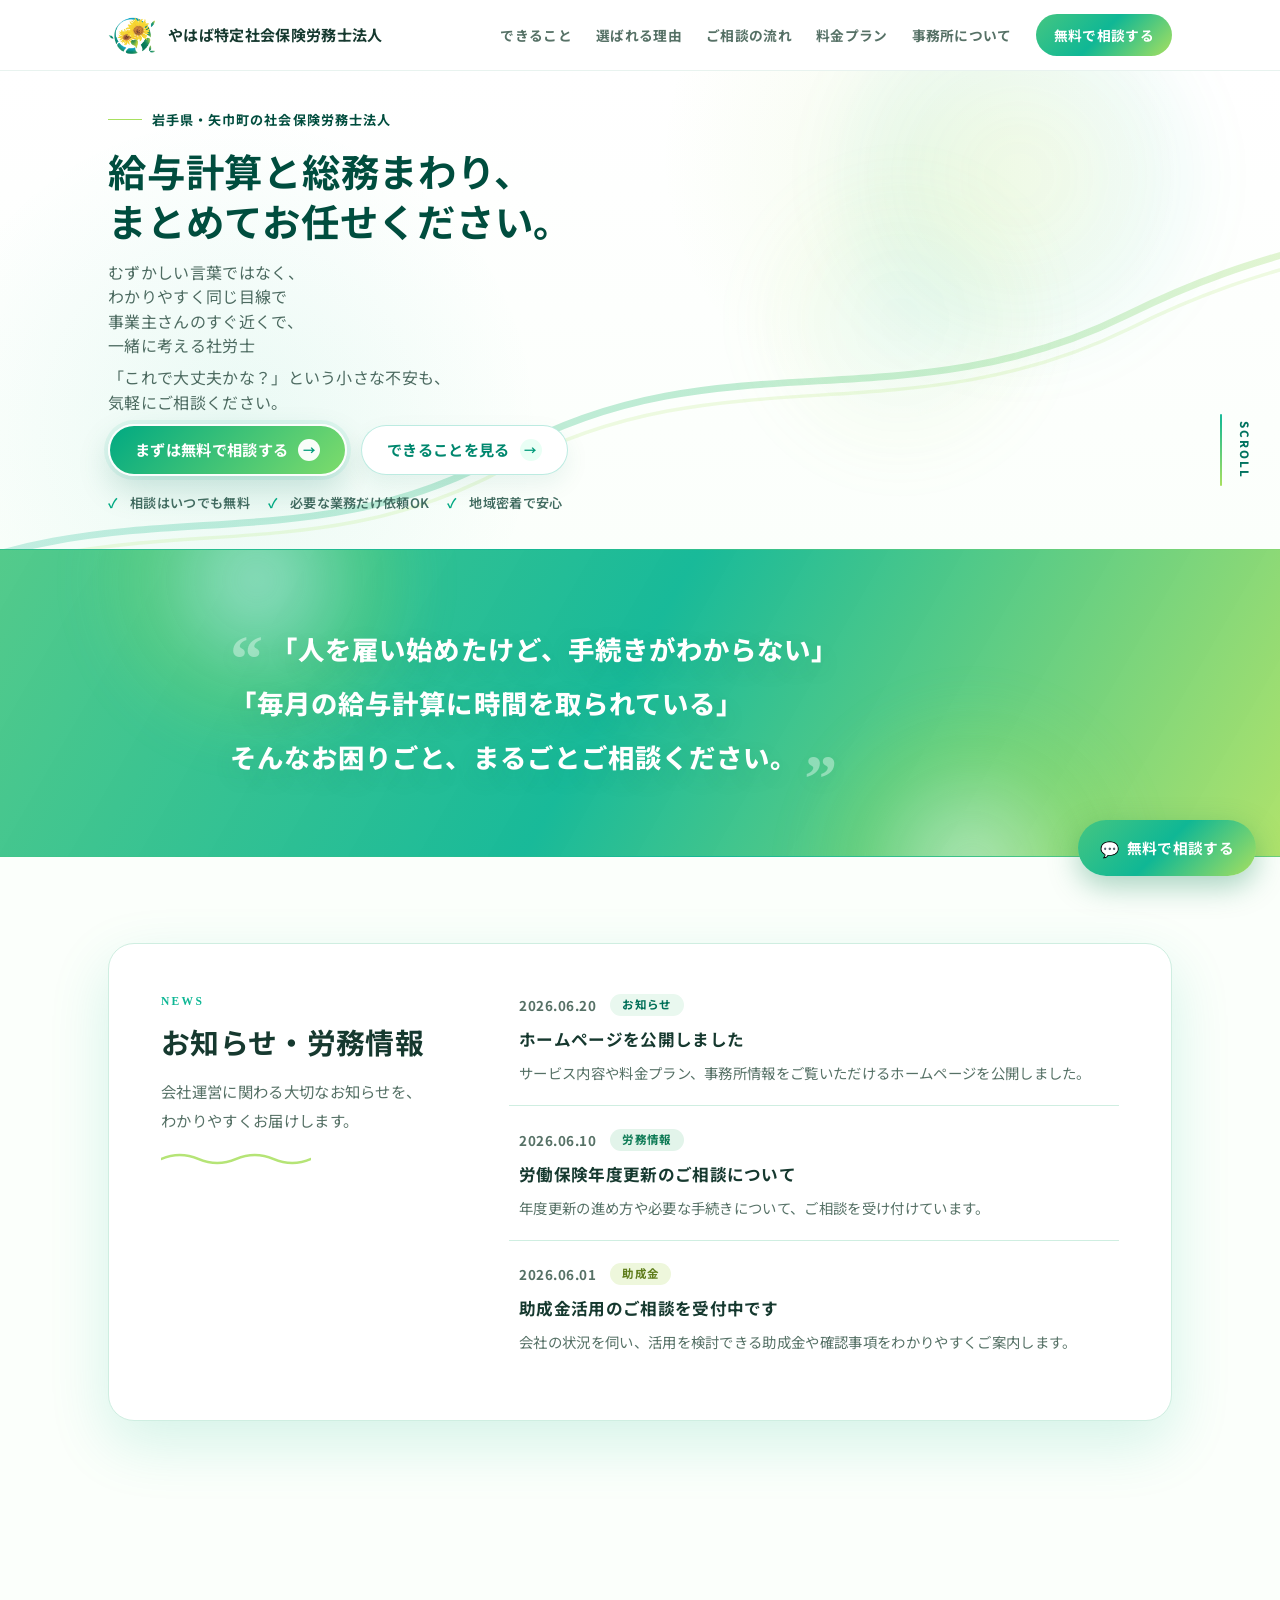
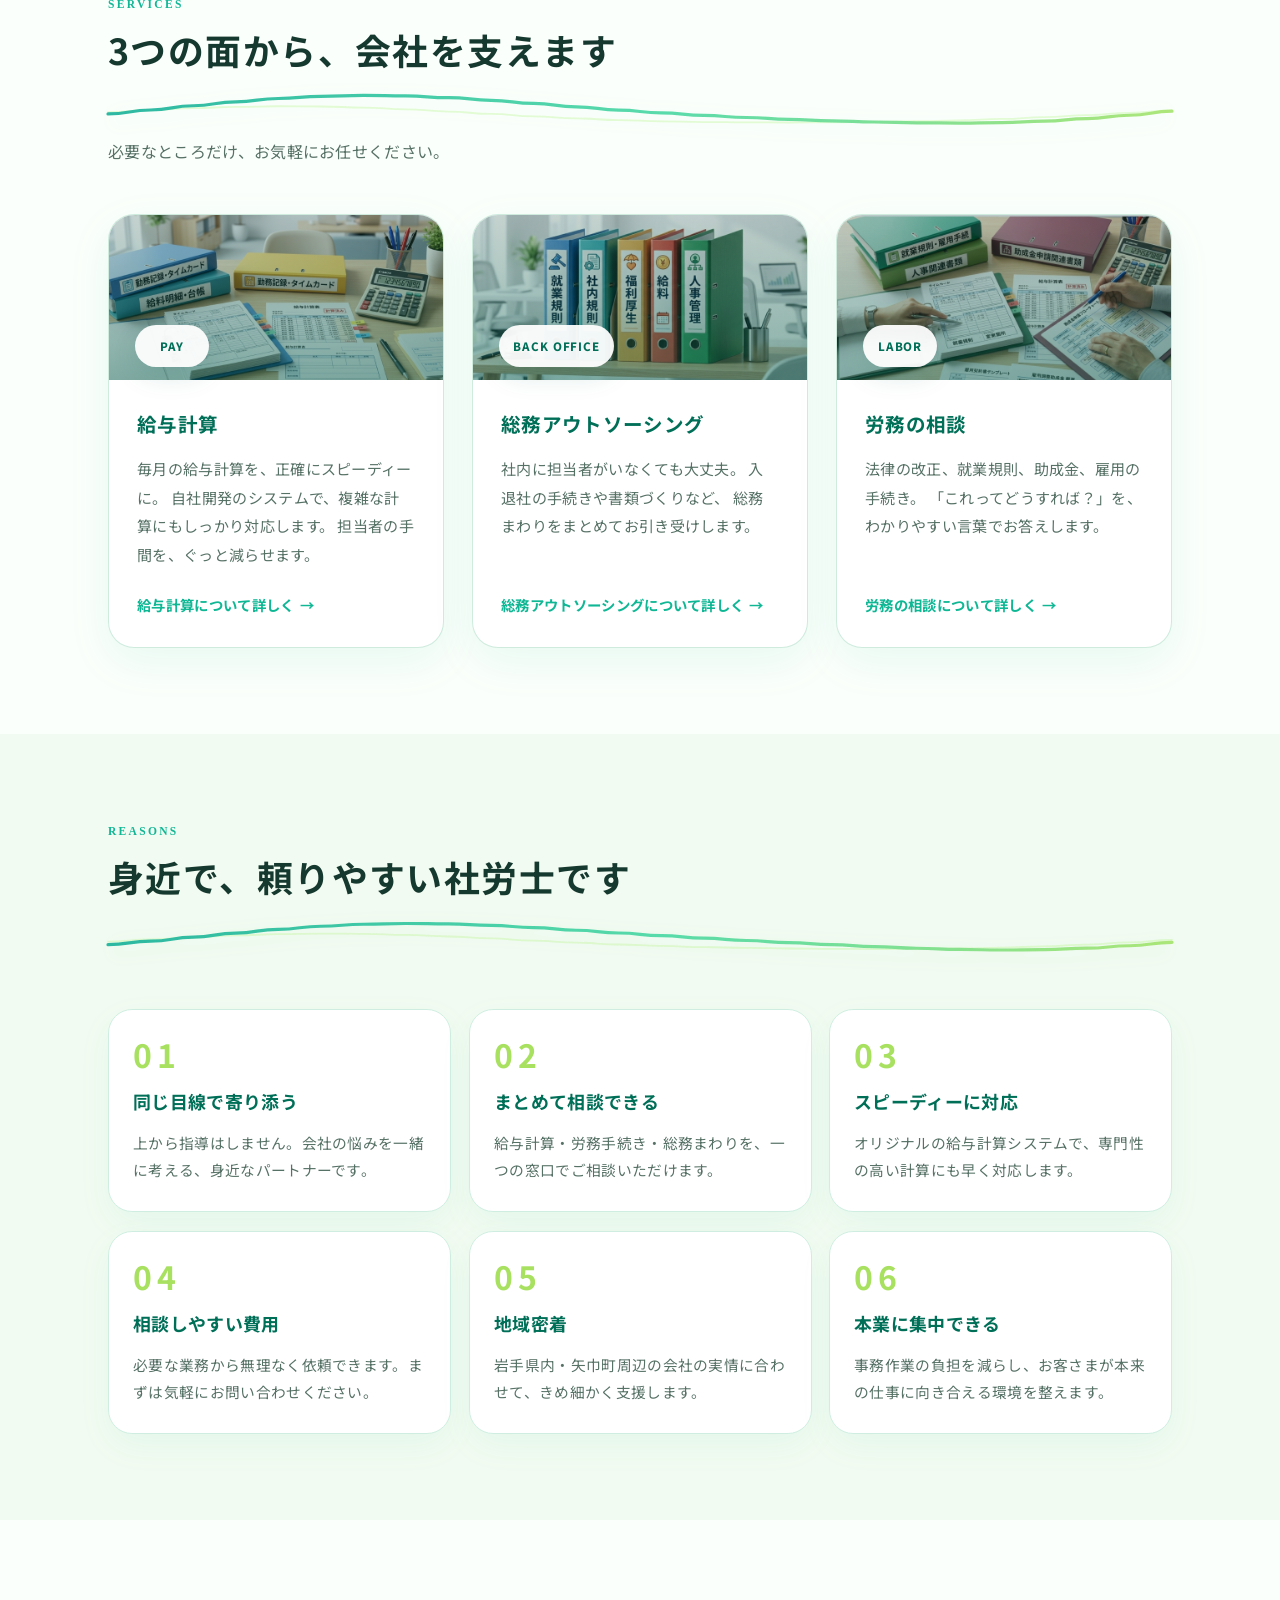
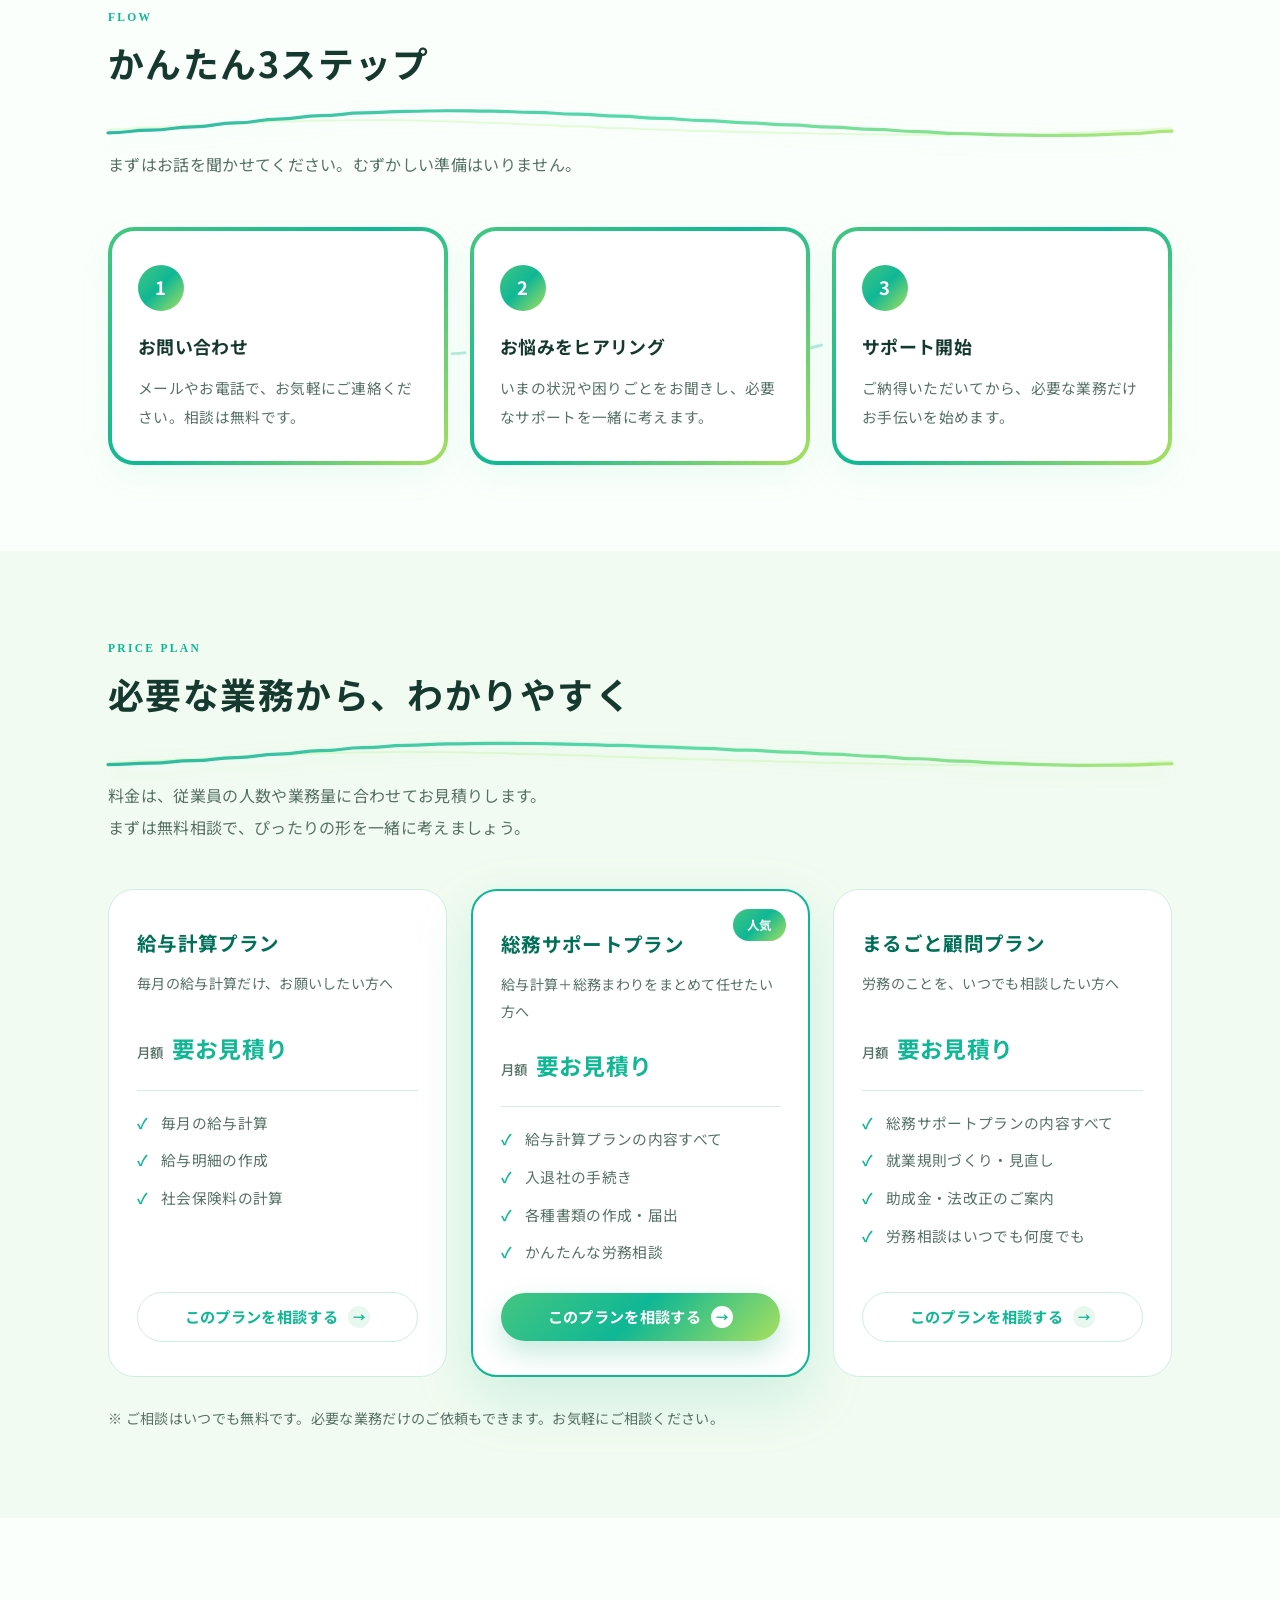
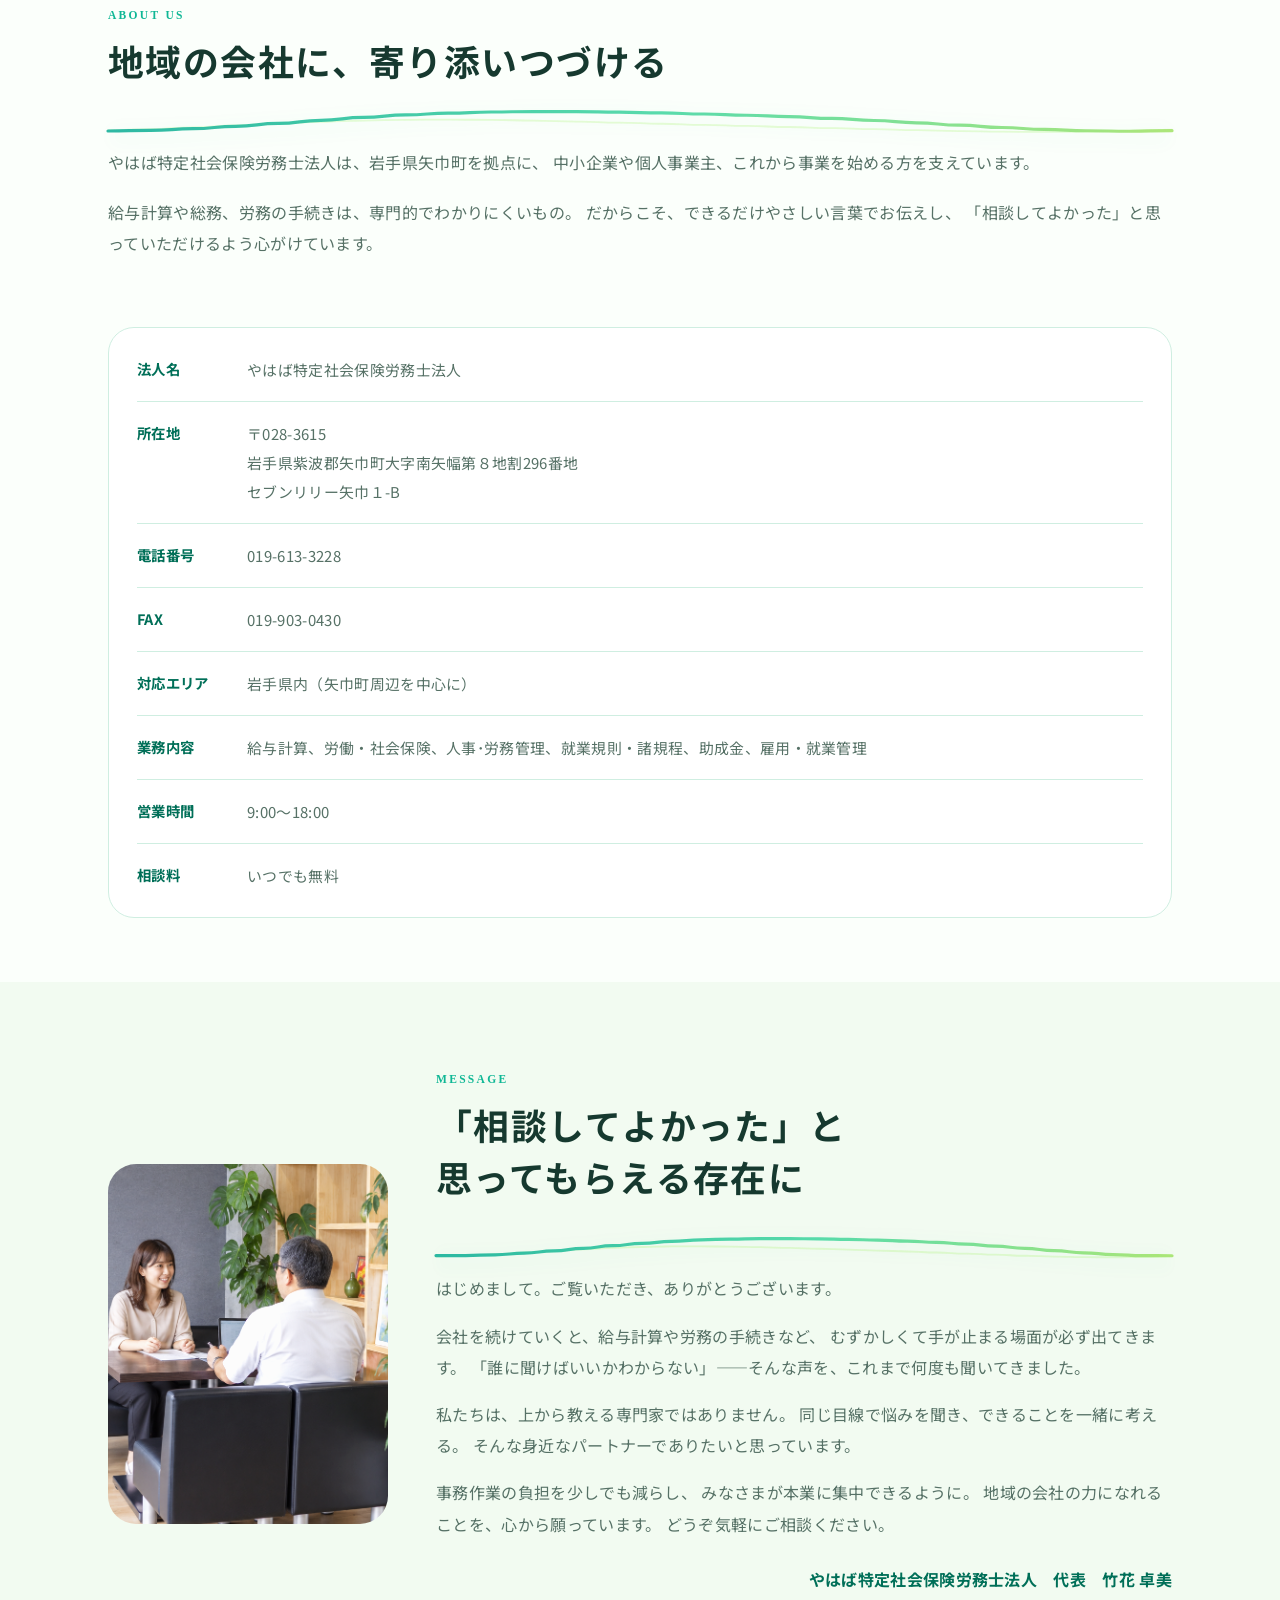
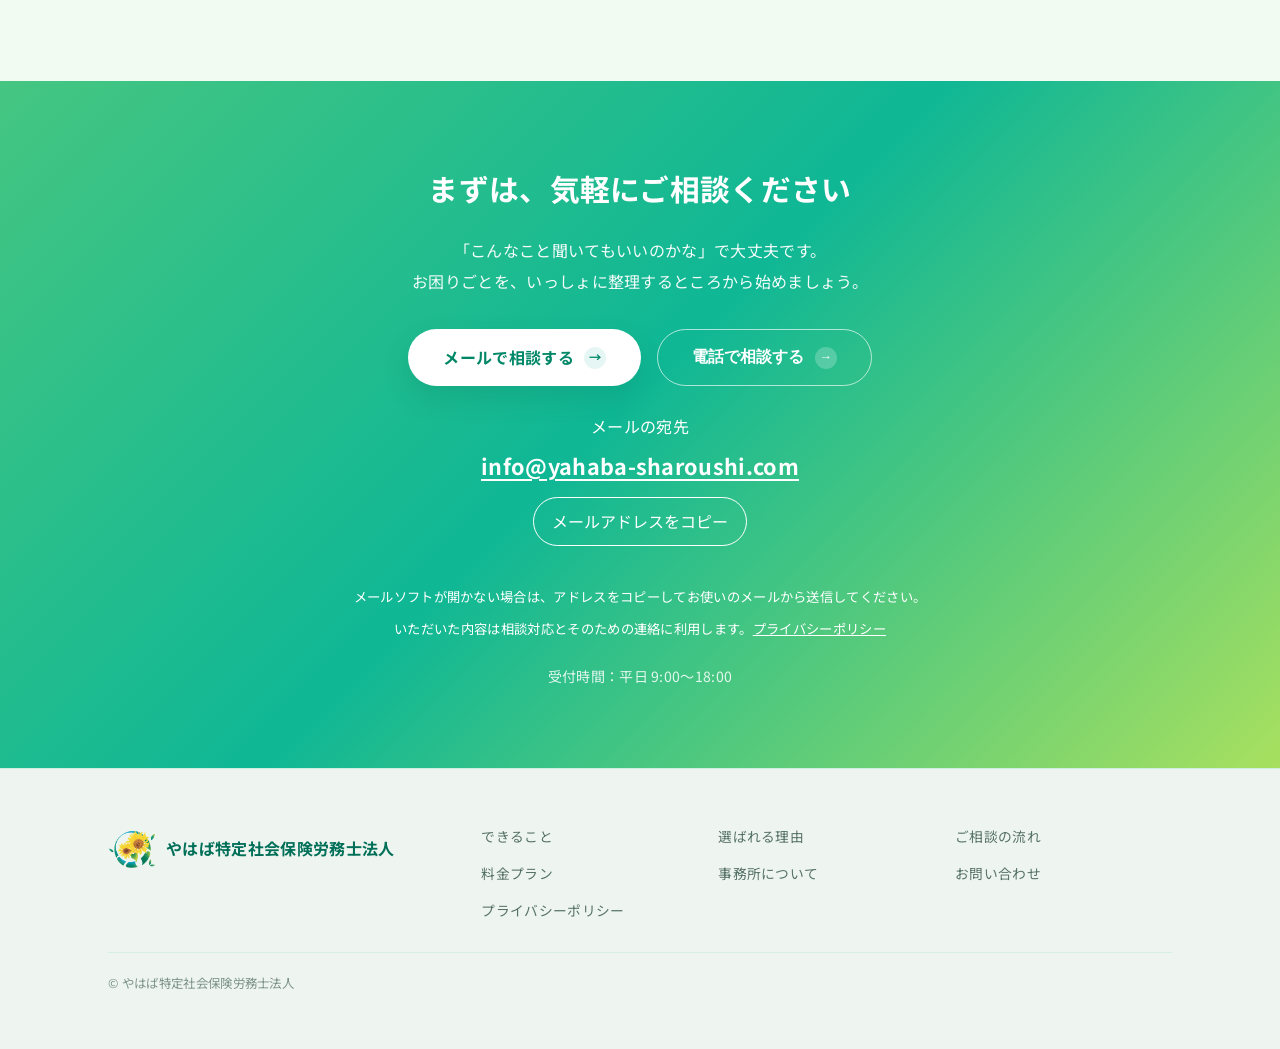
<file: index.html>
<!DOCTYPE html>
<html lang="ja">
<head>
<meta charset="UTF-8">
<meta name="viewport" content="width=device-width, initial-scale=1.0">
<title>やはば特定社会保険労務士法人｜給与計算・総務アウトソーシング・労務相談</title>
<meta name="description" content="岩手県矢巾町の社労士法人です。給与計算や総務まわり、労務の手続きを、まとめて相談できます。中小企業・個人事業主・創業期の方を、身近な目線で支えます。">
<link rel="preconnect" href="https://fonts.googleapis.com">
<link rel="preconnect" href="https://fonts.gstatic.com" crossorigin>
<link href="https://fonts.googleapis.com/css2?family=Noto+Sans+JP:wght@400;500;700&display=swap" rel="stylesheet">
<link rel="stylesheet" href="style.css?v=20260910-consultation">
<link rel="icon" href="favicon.ico?v=20260910-3" sizes="any">
<link rel="icon" type="image/png" sizes="32x32" href="favicon-32.png?v=20260910-3">
<link rel="apple-touch-icon" sizes="180x180" href="apple-touch-icon.png?v=20260910-3">
</head>
<body>

<!-- ヘッダー -->
<header class="header" id="top">
  <div class="container header__inner">
    <a href="#top" class="logo">
      <img class="office-logo" src="assets/yahaba-sunflower-logo.png?v=20260910-3" alt="" width="48" height="50">
      <span class="logo__text">やはば特定<br class="portrait-break">社会保険労務士法人</span>
    </a>
    <nav class="nav" id="nav">
      <a href="#services">できること</a>
      <a href="#reasons">選ばれる理由</a>
      <a href="#flow">ご相談の流れ</a>
      <a href="#plans">料金プラン</a>
      <a href="#about">事務所について</a>
      <a href="#contact" class="nav__cta">無料で相談する</a>
    </nav>
    <button class="nav__toggle" id="navToggle" aria-label="メニューを開く" aria-expanded="false">
      <span></span><span></span><span></span>
    </button>
  </div>
</header>

<main>

  <!-- ヒーロー -->
  <section class="hero">
    <svg class="hero__curve" viewBox="0 0 1440 600" preserveAspectRatio="none" aria-hidden="true">
      <path d="M-40,470 C260,360 540,545 820,400 C1040,288 1250,345 1500,205" fill="none" stroke="var(--accent)" stroke-width="2.5" stroke-linecap="round"/>
    </svg>
    <div class="container hero__inner">
      <div class="hero__body">
        <p class="hero__lead"><span>岩手県・矢巾町の<br class="portrait-break">社会保険労務士法人</span></p>
        <h1 class="hero__title"><span>給与計算と<br class="portrait-break">総務まわり、</span><span>まとめて<br class="portrait-break">お任せください。</span></h1>
        <div class="hero__message">
          <p class="hero__msgline">むずかしい言葉ではなく、</p>
          <p class="hero__msgline">わかりやすく同じ目線で</p>
          <p class="hero__msgline">事業主さんのすぐ近くで、</p>
          <p class="hero__msgline">一緒に考える社労士</p>
          <p class="hero__msgline hero__msgline--gap">「これで大丈夫かな？」という小さな不安も、</p>
          <p class="hero__msgline">気軽にご相談ください。</p>
        </div>
        <div class="hero__actions">
          <a href="#contact" class="btn btn--primary">まずは無料で相談する</a>
          <a href="#services" class="btn btn--ghost">できることを見る</a>
        </div>
        <ul class="hero__points">
          <li>相談はいつでも無料</li>
          <li>必要な業務だけ依頼OK</li>
          <li>地域密着で安心</li>
        </ul>
      </div>
      <div class="hero__visual" aria-label="地域の会社を支える社労士法人のイメージ">
        <figure class="hero__photo hero__photo--large"><img src="assets/photos/top-consultation.png" fetchpriority="high" alt="明るい相談スペースで話す二人"></figure>
        <figure class="hero__photo hero__photo--small"><img src="assets/photos/top-building.png" alt="建物の外観と駐車スペース"></figure>
        <figure class="hero__photo hero__photo--thin"><img src="assets/photos/top-office.png" alt="事務所内でパソコンに向かうスタッフ"></figure>
        <p class="hero__bigword">YAHABA SHAROSHI</p>
      </div>
    </div>
  </section>

  <!-- 共感 -->
  <section class="band">
    <div class="container">
      <p class="band__text">
        「人を雇い始めたけど、手続きがわからない」<br>
        「毎月の給与計算に時間を取られている」<br>
        そんなお困りごと、まるごとご相談ください。
      </p>
    </div>
  </section>

  <!-- お知らせ -->
  <section class="section" id="news">
    <div class="container">
      <div class="news">
        <div class="news__head">
          <p class="section__eyebrow">News</p>
          <h2 class="news__title">お知らせ・労務情報</h2>
          <p class="news__desc">会社運営に関わる大切なお知らせを、<br>わかりやすくお届けします。</p>
          <svg class="news__wave" viewBox="0 0 200 16" preserveAspectRatio="none" aria-hidden="true">
            <path d="M0,9 Q25,1 50,9 T100,9 T150,9 T200,9" fill="none" stroke="var(--accent)" stroke-width="2.6" stroke-linecap="round"/>
          </svg>
        </div>
        <ul class="news__list">
          <li class="news__item">
            <article class="news__entry">
              <div class="news__meta">
                <time class="news__date" datetime="2026-06-20">2026.06.20</time>
                <span class="news__tag news__tag--info">お知らせ</span>
              </div>
              <div class="news__body">
                <h3 class="news__headline">ホームページを公開しました</h3>
                <p class="news__text">サービス内容や料金プラン、事務所情報をご覧いただけるホームページを公開しました。</p>
              </div>
            </article>
          </li>
          <li class="news__item">
            <article class="news__entry">
              <div class="news__meta">
                <time class="news__date" datetime="2026-06-10">2026.06.10</time>
                <span class="news__tag news__tag--roumu">労務情報</span>
              </div>
              <div class="news__body">
                <h3 class="news__headline">労働保険年度更新のご相談について</h3>
                <p class="news__text">年度更新の進め方や必要な手続きについて、ご相談を受け付けています。</p>
              </div>
            </article>
          </li>
          <li class="news__item">
            <article class="news__entry">
              <div class="news__meta">
                <time class="news__date" datetime="2026-06-01">2026.06.01</time>
                <span class="news__tag news__tag--josei">助成金</span>
              </div>
              <div class="news__body">
                <h3 class="news__headline">助成金活用のご相談を受付中です</h3>
                <p class="news__text">会社の状況を伺い、活用を検討できる助成金や確認事項をわかりやすくご案内します。</p>
              </div>
            </article>
          </li>
        </ul>
      </div>
    </div>
  </section>

  <!-- できること -->
  <section class="section" id="services">
    <div class="container">
      <div class="section__head">
        <p class="section__eyebrow">Services</p>
        <h2 class="section__title">3つの面から、会社を支えます</h2>
        <p class="section__desc">必要なところだけ、お気軽にお任せください。</p>
      </div>
      <div class="cards">
        <a class="card card--payroll" href="payroll.html">
          <div class="card__ico">PAY</div>
          <h3 class="card__title">給与計算</h3>
          <p class="card__text">
            毎月の給与計算を、正確にスピーディーに。
            自社開発のシステムで、複雑な計算にもしっかり対応します。
            担当者の手間を、ぐっと減らせます。
          </p>
          <span class="card__more">給与計算について詳しく <span aria-hidden="true">→</span></span>
        </a>
        <a class="card card--soumu" href="soumu.html">
          <div class="card__ico">BACK OFFICE</div>
          <h3 class="card__title">総務アウトソーシング</h3>
          <p class="card__text">
            社内に担当者がいなくても大丈夫。
            入退社の手続きや書類づくりなど、
            総務まわりをまとめてお引き受けします。
          </p>
          <span class="card__more">総務アウトソーシングについて詳しく <span aria-hidden="true">→</span></span>
        </a>
        <a class="card card--roumu" href="roumu.html">
          <div class="card__ico">LABOR</div>
          <h3 class="card__title">労務の相談</h3>
          <p class="card__text">
            法律の改正、就業規則、助成金、雇用の手続き。
            「これってどうすれば？」を、
            わかりやすい言葉でお答えします。
          </p>
          <span class="card__more">労務の相談について詳しく <span aria-hidden="true">→</span></span>
        </a>
      </div>
    </div>
  </section>

  <!-- 選ばれる理由 -->
  <section class="section section--alt" id="reasons">
    <div class="container">
      <div class="section__head">
        <p class="section__eyebrow">Reasons</p>
        <h2 class="section__title">身近で、頼りやすい<br class="portrait-break">社労士です</h2>
      </div>
      <div class="reasons">
        <div class="reason">
          <span class="reason__num">01</span>
          <h3 class="reason__title">同じ目線で寄り添う</h3>
          <p class="reason__text">上から指導はしません。会社の悩みを一緒に考える、身近なパートナーです。</p>
        </div>
        <div class="reason">
          <span class="reason__num">02</span>
          <h3 class="reason__title">まとめて相談できる</h3>
          <p class="reason__text">給与計算・労務手続き・総務まわりを、一つの窓口でご相談いただけます。</p>
        </div>
        <div class="reason">
          <span class="reason__num">03</span>
          <h3 class="reason__title">スピーディーに対応</h3>
          <p class="reason__text">オリジナルの給与計算システムで、専門性の高い計算にも早く対応します。</p>
        </div>
        <div class="reason">
          <span class="reason__num">04</span>
          <h3 class="reason__title">相談しやすい費用</h3>
          <p class="reason__text">必要な業務から無理なく依頼できます。まずは気軽にお問い合わせください。</p>
        </div>
        <div class="reason">
          <span class="reason__num">05</span>
          <h3 class="reason__title">地域密着</h3>
          <p class="reason__text">岩手県内・矢巾町周辺の会社の実情に合わせて、きめ細かく支援します。</p>
        </div>
        <div class="reason">
          <span class="reason__num">06</span>
          <h3 class="reason__title">本業に集中できる</h3>
          <p class="reason__text">事務作業の負担を減らし、お客さまが本来の仕事に向き合える環境を整えます。</p>
        </div>
      </div>
    </div>
  </section>

  <!-- ご相談の流れ -->
  <section class="section" id="flow">
    <div class="container">
      <div class="section__head">
        <p class="section__eyebrow">Flow</p>
        <h2 class="section__title">かんたん3ステップ</h2>
        <p class="section__desc">まずはお話を聞かせてください。むずかしい準備はいりません。</p>
      </div>
      <ol class="flow">
        <li class="flow__step">
          <span class="flow__num">1</span>
          <h3 class="flow__title">お問い合わせ</h3>
          <p class="flow__text">メールやお電話で、お気軽にご連絡ください。相談は無料です。</p>
        </li>
        <li class="flow__step">
          <span class="flow__num">2</span>
          <h3 class="flow__title">お悩みをヒアリング</h3>
          <p class="flow__text">いまの状況や困りごとをお聞きし、必要なサポートを一緒に考えます。</p>
        </li>
        <li class="flow__step">
          <span class="flow__num">3</span>
          <h3 class="flow__title">サポート開始</h3>
          <p class="flow__text">ご納得いただいてから、必要な業務だけお手伝いを始めます。</p>
        </li>
      </ol>
    </div>
  </section>

  <!-- 料金プラン -->
  <section class="section section--alt" id="plans">
    <div class="container">
      <div class="section__head">
        <p class="section__eyebrow">Price Plan</p>
        <h2 class="section__title">必要な業務から<span class="portrait-hide">、</span><br class="portrait-break">わかりやすく</h2>
        <p class="section__desc">
          料金は、従業員の人数や業務量に合わせてお見積りします。<br>
          まずは無料相談で、ぴったりの形を一緒に考えましょう。
        </p>
      </div>
      <div class="plans">
        <article class="plan">
          <h3 class="plan__name">給与計算プラン</h3>
          <p class="plan__for">毎月の給与計算だけ、お願いしたい方へ</p>
          <p class="plan__price"><span class="plan__from">月額</span>要お見積り</p>
          <ul class="plan__list">
            <li>毎月の給与計算</li>
            <li>給与明細の作成</li>
            <li>社会保険料の計算</li>
          </ul>
          <a href="#contact" class="btn btn--ghost plan__btn">このプランを相談する</a>
        </article>

        <article class="plan plan--featured">
          <span class="plan__badge">人気</span>
          <h3 class="plan__name">総務サポートプラン</h3>
          <p class="plan__for">給与計算＋総務まわりをまとめて任せたい方へ</p>
          <p class="plan__price"><span class="plan__from">月額</span>要お見積り</p>
          <ul class="plan__list">
            <li>給与計算プランの内容すべて</li>
            <li>入退社の手続き</li>
            <li>各種書類の作成・届出</li>
            <li>かんたんな労務相談</li>
          </ul>
          <a href="#contact" class="btn btn--primary plan__btn">このプランを相談する</a>
        </article>

        <article class="plan">
          <h3 class="plan__name">まるごと顧問プラン</h3>
          <p class="plan__for">労務のことを、いつでも相談したい方へ</p>
          <p class="plan__price"><span class="plan__from">月額</span>要お見積り</p>
          <ul class="plan__list">
            <li>総務サポートプランの内容すべて</li>
            <li>就業規則づくり・見直し</li>
            <li>助成金・法改正のご案内</li>
            <li>労務相談はいつでも何度でも</li>
          </ul>
          <a href="#contact" class="btn btn--ghost plan__btn">このプランを相談する</a>
        </article>
      </div>
      <p class="plans__note">※ ご相談はいつでも無料です。必要な業務だけのご依頼もできます。お気軽にご相談ください。</p>
    </div>
  </section>

  <!-- 事務所について -->
  <section class="section" id="about">
    <div class="container about">
      <div class="about__body">
        <p class="section__eyebrow">About Us</p>
        <h2 class="section__title">地域の会社に<span class="portrait-hide">、</span><br class="portrait-break">寄り添いつづける</h2>
        <p class="about__text">
          やはば特定社会保険労務士法人は、岩手県矢巾町を拠点に、
          中小企業や個人事業主、これから事業を始める方を支えています。
        </p>
        <p class="about__text">
          給与計算や総務、労務の手続きは、専門的でわかりにくいもの。
          だからこそ、できるだけやさしい言葉でお伝えし、
          「相談してよかった」と思っていただけるよう心がけています。
        </p>
      </div>
      <div class="about__info">
        <dl class="info">
          <div class="info__row"><dt>法人名</dt><dd>やはば特定社会保険労務士法人</dd></div>
          <div class="info__row"><dt>所在地</dt><dd>〒028-3615<br>岩手県紫波郡矢巾町大字南矢幅第８地割296番地<br>セブンリリー矢巾１-B</dd></div>
          <div class="info__row"><dt>電話番号</dt><dd><a href="tel:0196133228">019-613-3228</a></dd></div>
          <div class="info__row"><dt>FAX</dt><dd>019-903-0430</dd></div>
          <div class="info__row"><dt>対応エリア</dt><dd>岩手県内<br class="portrait-break">（矢巾町周辺を中心に）</dd></div>
          <div class="info__row"><dt>業務内容</dt><dd>給与計算、労働・社会保険、人事･労務管理、就業規則・諸規程、助成金、雇用・就業管理</dd></div>
          <div class="info__row"><dt>営業時間</dt><dd>9:00〜18:00<span class="portrait-only">(土日祝日休業)</span></dd></div>
          <div class="info__row"><dt>相談料</dt><dd>いつでも無料</dd></div>
        </dl>
      </div>
    </div>

    <!-- 事務所風景スライドショー（画像はサンプル。後で差し替え可） -->
    <div class="container">
      <div class="office-gallery" role="group" aria-label="事務所の風景（自動で切り替わります）">
        <figure class="office-gallery__slide">
          <img src="assets/photos/hero-consult.jpg" alt="相談風景のイメージ">
        </figure>
        <figure class="office-gallery__slide">
          <img src="assets/photos/hero-meeting.jpg" alt="打ち合わせ風景のイメージ">
        </figure>
        <figure class="office-gallery__slide">
          <img src="assets/photos/hero-office.jpg" alt="労務相談のイメージ">
        </figure>
        <span class="office-gallery__note">地域密着の相談しやすい雰囲気</span>
      </div>
    </div>
  </section>

  <!-- 代表挨拶 -->
  <section class="section section--alt" id="greeting">
    <div class="container greeting">
      <div class="greeting__person greeting__photoOnly">
        <img src="assets/photos/top-consultation.png" alt="相談スペースで向き合って話す二人の様子">
        <div class="greeting__photo" aria-hidden="true">代表</div>
        <p class="greeting__role">代表社員・特定社会保険労務士</p>
        <p class="greeting__name">竹花 卓美</p>
      </div>
      <div class="greeting__body">
        <p class="section__eyebrow">Message</p>
        <h2 class="section__title">「相談してよかった」と<br>思ってもらえる存在に</h2>
        <p class="greeting__text">
          はじめまして。ご覧いただき、ありがとうございます。
        </p>
        <p class="greeting__text">
          会社を続けていくと、給与計算や労務の手続きなど、
          むずかしくて手が止まる場面が必ず出てきます。
          「誰に聞けばいいかわからない」——そんな声を、これまで何度も聞いてきました。
        </p>
        <p class="greeting__text">
          私たちは、上から教える専門家ではありません。
          同じ目線で悩みを聞き、できることを一緒に考える。
          そんな身近なパートナーでありたいと思っています。
        </p>
        <p class="greeting__text">
          事務作業の負担を少しでも減らし、
          みなさまが本業に集中できるように。
          地域の会社の力になれることを、心から願っています。
          どうぞ気軽にご相談ください。
        </p>
        <p class="greeting__sign">やはば特定社会保険労務士法人<span class="portrait-hide">　</span><br class="portrait-break">代表　竹花 卓美</p>
      </div>
    </div>
  </section>

  <!-- お問い合わせ -->
  <section class="cta" id="contact">
    <div class="container cta__inner">
      <h2 class="cta__title">まずは、気軽にご相談ください</h2>
      <p class="cta__text">
        「こんなこと聞いてもいいのかな」で大丈夫です。<br>
        お困りごとを、いっしょに整理するところから始めましょう。
      </p>
      <div class="cta__actions">
        <a href="mailto:info@yahaba-sharoushi.com" class="btn btn--white btn--lg">メールで相談する</a>
        <button type="button" class="btn btn--outline btn--lg phone-modal-open">電話で相談する</button>
      </div>
            <div class="contact-email">
        <p>メールの宛先</p>
        <a class="contact-email__address" href="mailto:info@yahaba-sharoushi.com">info@yahaba-sharoushi.com</a>
        <button type="button" class="contact-email__copy" data-copy-email>メールアドレスをコピー</button>
        <p class="contact-email__status" role="status" aria-live="polite"></p>
        <p class="contact-email__note">メールソフトが開かない場合は、アドレスをコピーしてお使いのメールから送信してください。</p>
        <p class="contact-email__note">いただいた内容は相談対応とそのための連絡に利用します。<a href="privacy.html">プライバシーポリシー</a></p>
      </div>
      <p class="cta__note">受付時間：平日 9:00〜18:00</p>
    </div>
  </section>

</main>

<!-- Scroll Guide -->
<a href="#services" class="scroll-guide" aria-label="下へスクロール">
  <span>SCROLL</span>
  <i aria-hidden="true"></i>
</a>

<!-- フローティング相談ボタン -->
<a href="#contact" class="floating-cta">無料で相談する</a>

<!-- フッター -->
<footer class="footer">
  <div class="container footer__inner">
    <div class="footer__brand">
      <img class="office-logo" src="assets/yahaba-sunflower-logo.png?v=20260910-3" alt="" width="48" height="50">
      <span>やはば特定<br class="portrait-break">社会保険労務士法人</span>
    </div>
    <nav class="footer__nav">
      <a href="#services">できること</a>
      <a href="#reasons">選ばれる理由</a>
      <a href="#flow">ご相談の流れ</a>
      <a href="#plans">料金プラン</a>
      <a href="#about">事務所について</a>
      <a href="#contact">お問い合わせ</a>
      <a href="privacy.html">プライバシーポリシー</a>
    </nav>
    <p class="footer__copy">&copy; やはば特定社会保険労務士法人</p>
  </div>
</footer>


<!-- 電話番号ポップアップ -->
<div class="phone-modal" id="phoneModal" aria-hidden="true">
  <div class="phone-modal__overlay" data-phone-close></div>
  <div class="phone-modal__dialog" role="dialog" aria-modal="true" aria-labelledby="phoneModalTitle">
    <button type="button" class="phone-modal__close" aria-label="閉じる" data-phone-close>×</button>
    <p class="phone-modal__eyebrow">お電話でのご相談</p>
    <h2 class="phone-modal__title" id="phoneModalTitle">やはば特定<br class="portrait-break">社会保険労務士法人</h2>
    <a class="phone-modal__number" href="tel:0196133228">019-613-3228</a>
    <p class="phone-modal__note">スマートフォンでは番号をタップすると発信できます。<br>受付時間：平日 9:00〜18:00</p>
  </div>
</div>

<script src="script.js"></script>
</body>
</html>
</file>
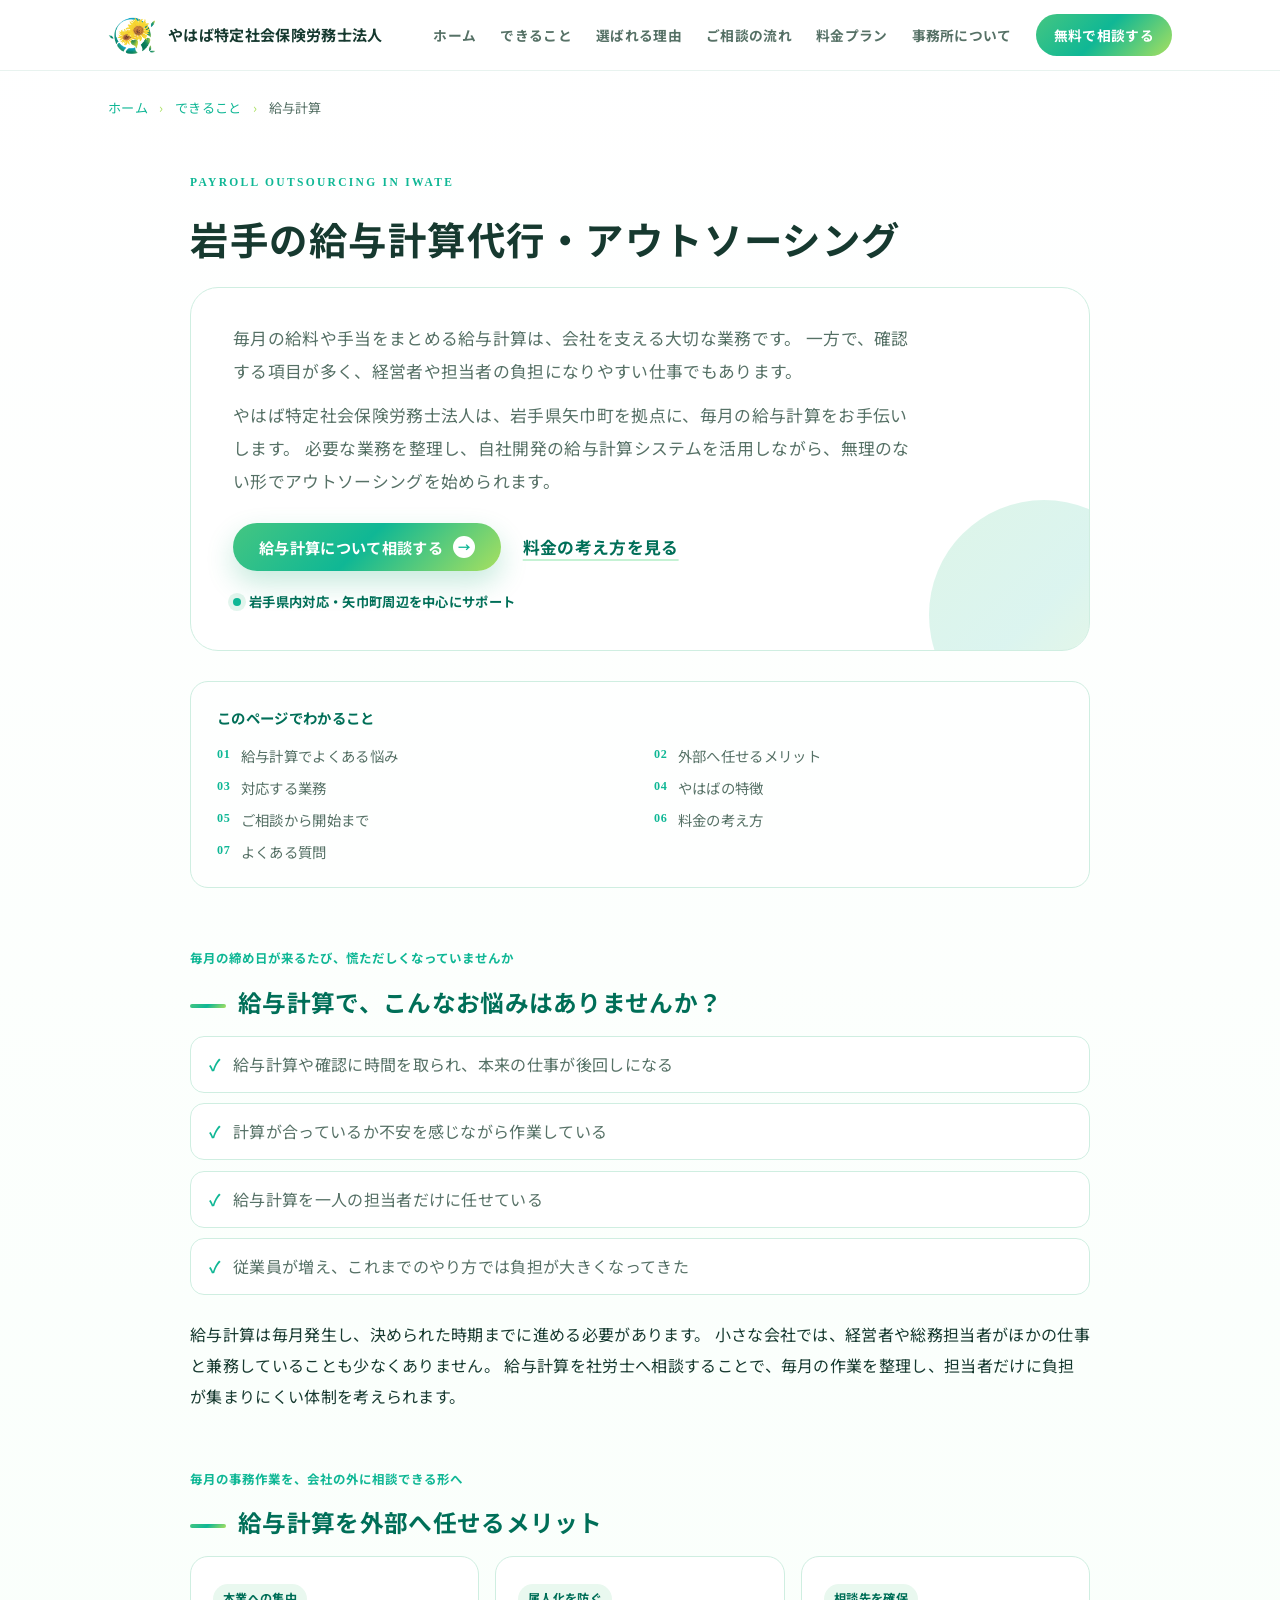
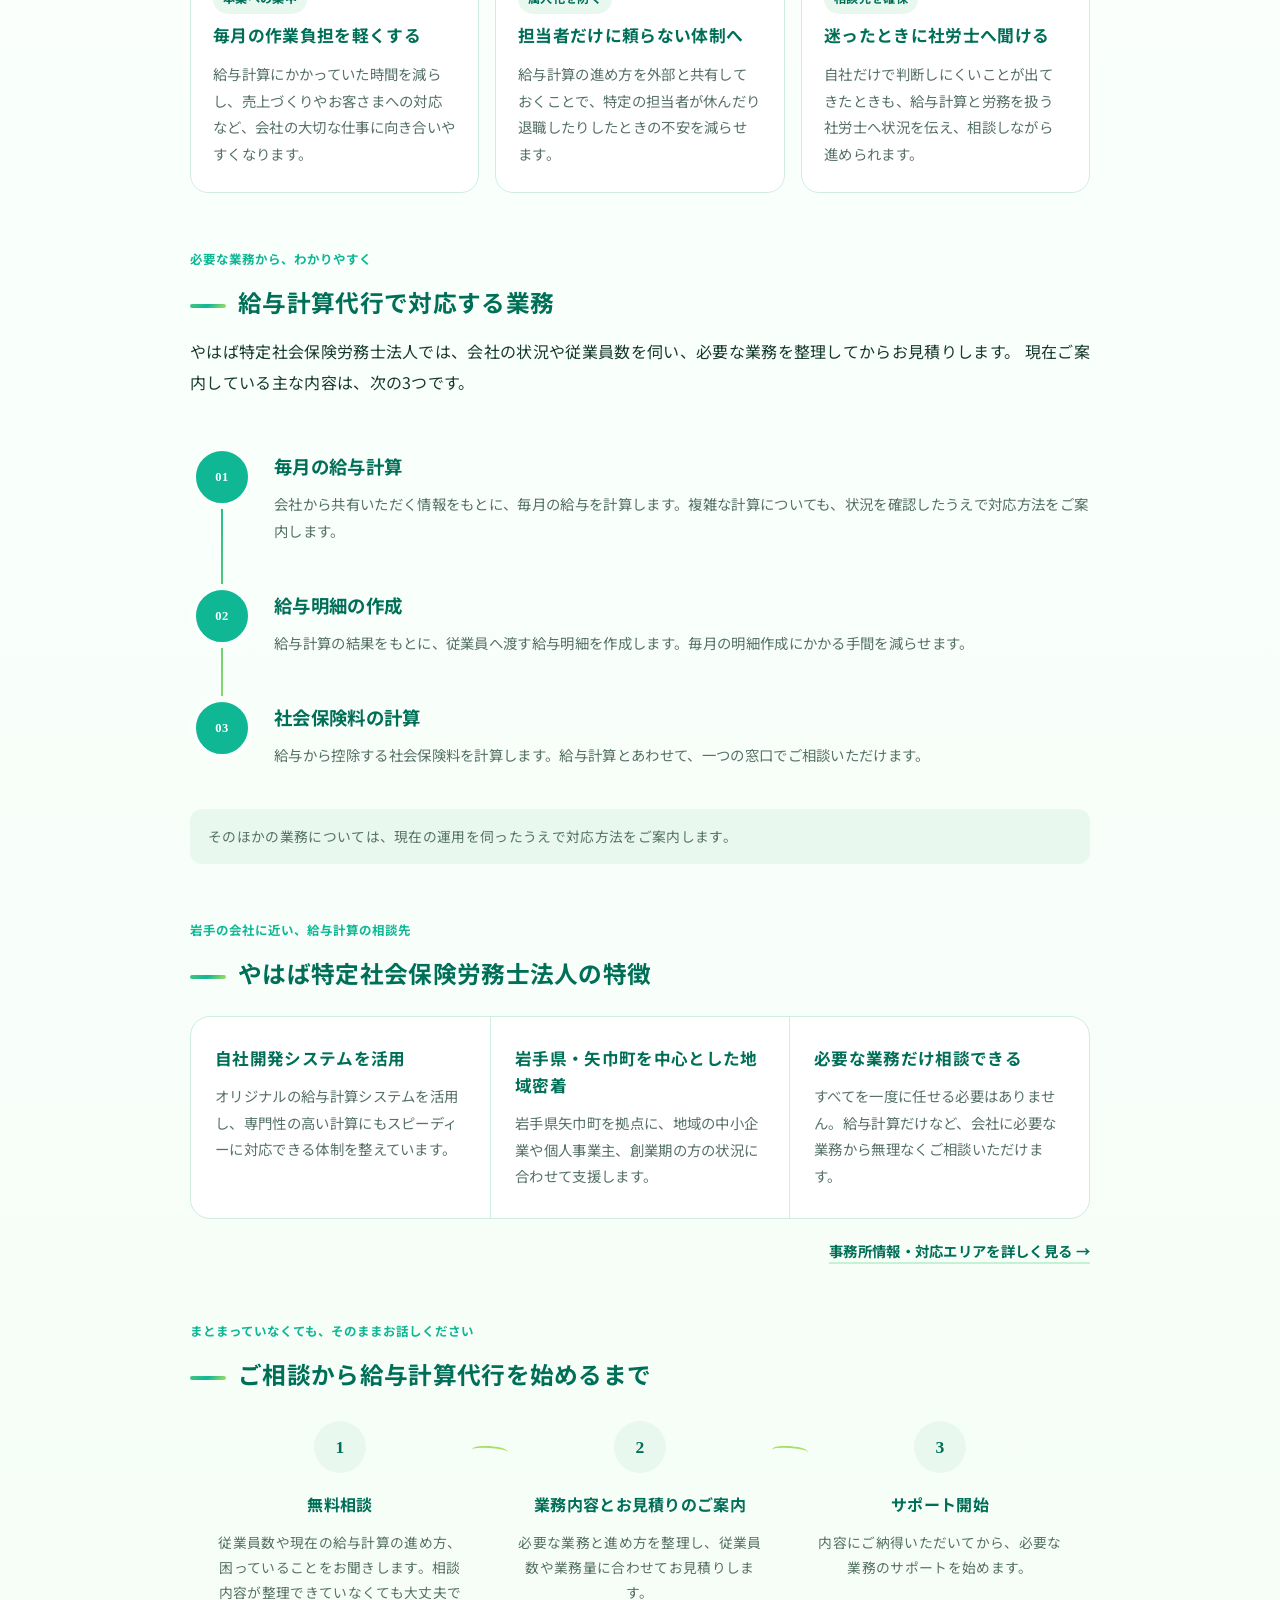
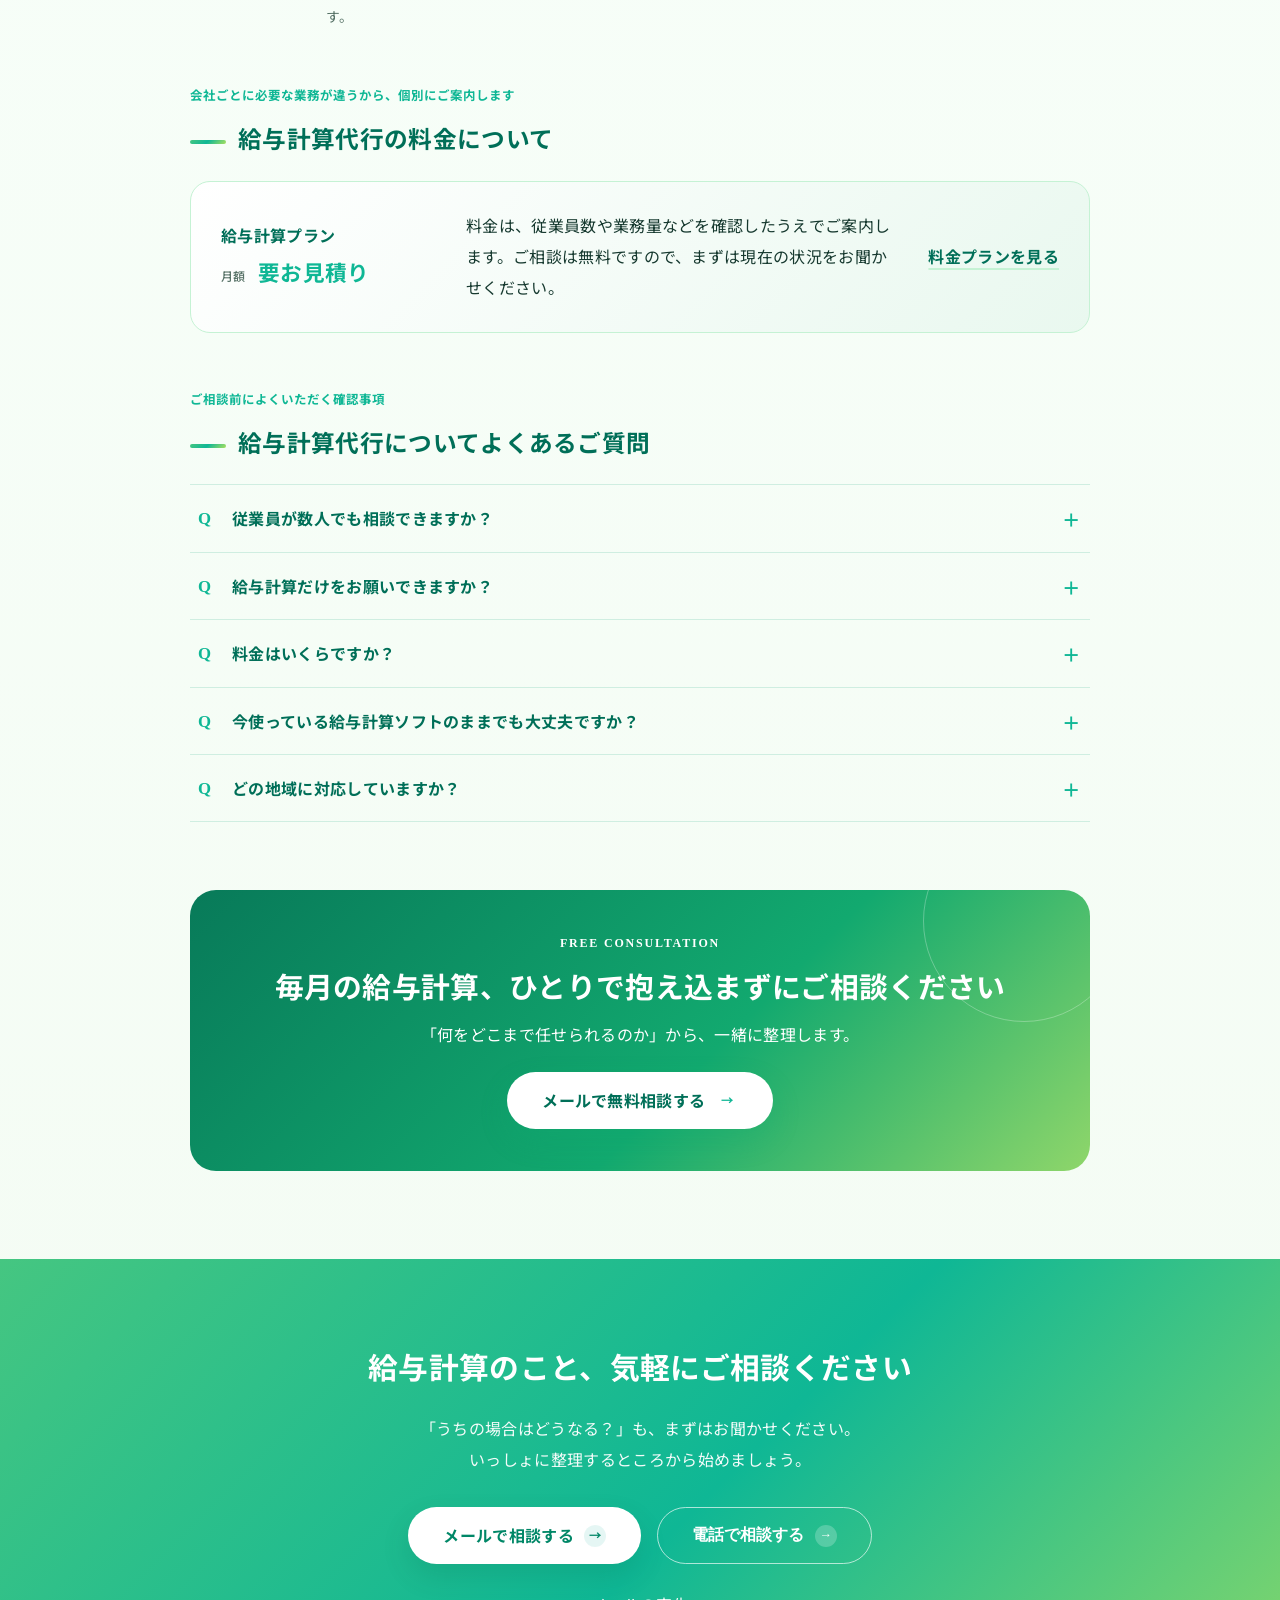
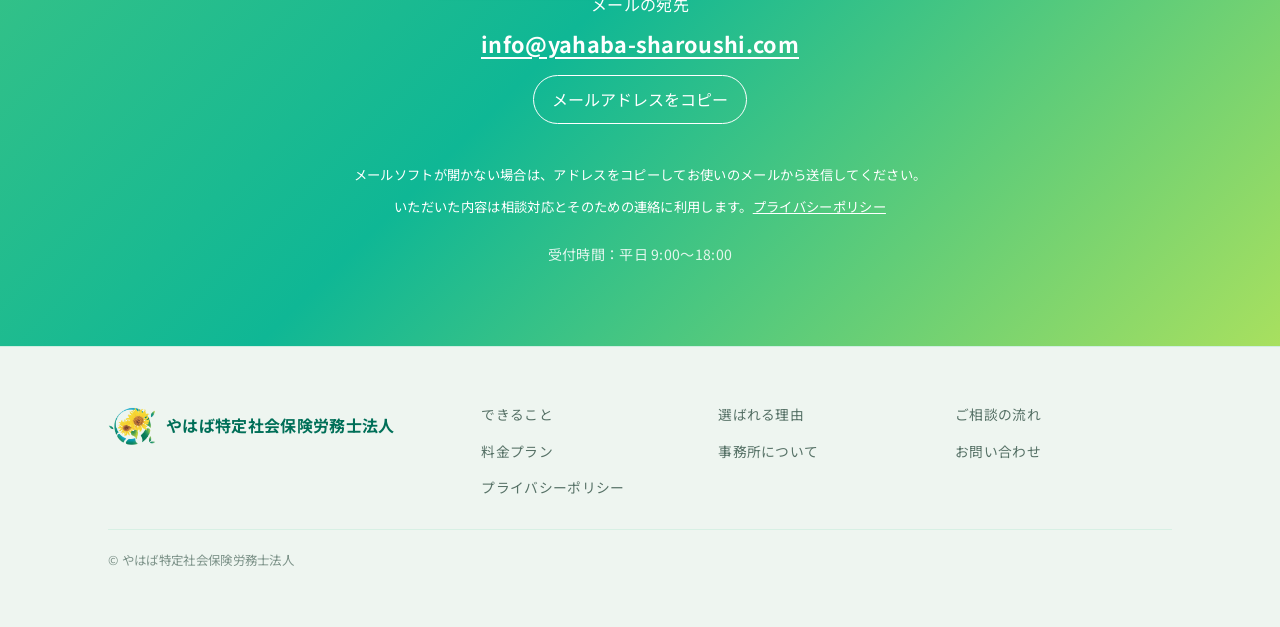
<file: payroll.html>
<!DOCTYPE html>
<html lang="ja">
<head>
<meta charset="UTF-8">
<meta name="viewport" content="width=device-width, initial-scale=1.0">
<title>岩手の給与計算代行・アウトソーシング｜やはば特定社会保険労務士法人</title>
<meta name="description" content="岩手県で給与計算の代行・アウトソーシングをご検討の方へ。矢巾町のやはば特定社会保険労務士法人が、毎月の給与計算・給与明細の作成・社会保険料の計算を支援します。">
<link rel="preconnect" href="https://fonts.googleapis.com">
<link rel="preconnect" href="https://fonts.gstatic.com" crossorigin>
<link href="https://fonts.googleapis.com/css2?family=Noto+Sans+JP:wght@400;500;700&display=swap" rel="stylesheet">
<link rel="stylesheet" href="style.css">
<link rel="icon" href="favicon.ico?v=20260910-3" sizes="any">
<link rel="icon" type="image/png" sizes="32x32" href="favicon-32.png?v=20260910-3">
<link rel="apple-touch-icon" sizes="180x180" href="apple-touch-icon.png?v=20260910-3">
</head>
<body class="payroll-page">

<!-- ヘッダー（共通） -->
<header class="header" id="top">
  <div class="container header__inner">
    <a href="index.html" class="logo">
      <img class="office-logo" src="assets/yahaba-sunflower-logo.png?v=20260910-3" alt="" width="48" height="50">
      <span class="logo__text">やはば特定<br class="portrait-break">社会保険労務士法人</span>
    </a>
    <nav class="nav" id="nav">
      <a href="index.html">ホーム</a>
      <a href="index.html#services">できること</a>
      <a href="index.html#reasons">選ばれる理由</a>
      <a href="index.html#flow">ご相談の流れ</a>
      <a href="index.html#plans">料金プラン</a>
      <a href="index.html#about">事務所について</a>
      <a href="index.html#contact" class="nav__cta">無料で相談する</a>
    </nav>
    <button class="nav__toggle" id="navToggle" aria-label="メニューを開く" aria-expanded="false">
      <span></span><span></span><span></span>
    </button>
  </div>
</header>

<main>
  <div class="container">
    <!-- パンくず -->
    <nav class="breadcrumb" aria-label="パンくずリスト">
      <a href="index.html">ホーム</a>
      <span class="breadcrumb__sep" aria-hidden="true">›</span>
      <a href="index.html#services">できること</a>
      <span class="breadcrumb__sep" aria-hidden="true">›</span>
      給与計算
    </nav>

    <!-- 記事本文 -->
    <article class="article">
      <p class="article__eyebrow">Payroll outsourcing in Iwate</p>
      <h1 class="article__title">岩手の給与計算代行・アウトソーシング</h1>
      <div class="article__lead payroll-hero">
        <p class="payroll-hero__copy">
          毎月の給料や手当をまとめる給与計算は、会社を支える大切な業務です。
          一方で、確認する項目が多く、経営者や担当者の負担になりやすい仕事でもあります。
        </p>
        <p class="payroll-hero__copy">
          やはば特定社会保険労務士法人は、岩手県矢巾町を拠点に、毎月の給与計算をお手伝いします。
          必要な業務を整理し、自社開発の給与計算システムを活用しながら、無理のない形でアウトソーシングを始められます。
        </p>
        <div class="payroll-hero__actions">
          <a href="mailto:info@yahaba-sharoushi.com" class="btn btn--primary">給与計算について相談する</a>
          <a class="payroll-text-link" href="index.html#plans">料金の考え方を見る</a>
        </div>
        <p class="payroll-hero__area">岩手県内対応・矢巾町周辺を中心にサポート</p>
      </div>

      <nav class="payroll-toc" aria-label="このページの目次">
        <p class="payroll-toc__title">このページでわかること</p>
        <ol class="payroll-toc__list">
          <li><a href="#problems">給与計算でよくある悩み</a></li>
          <li><a href="#benefits">外部へ任せるメリット</a></li>
          <li><a href="#services-detail">対応する業務</a></li>
          <li><a href="#strengths">やはばの特徴</a></li>
          <li><a href="#start-flow">ご相談から開始まで</a></li>
          <li><a href="#price">料金の考え方</a></li>
          <li><a href="#faq">よくある質問</a></li>
        </ol>
      </nav>

      <section id="problems" class="payroll-section">
        <p class="payroll-section__kicker">毎月の締め日が来るたび、慌ただしくなっていませんか</p>
        <h2>給与計算で、こんなお悩みはありませんか？</h2>
        <ul class="article__list payroll-problem-list">
          <li>給与計算や確認に時間を取られ、本来の仕事が後回しになる</li>
          <li>計算が合っているか不安を感じながら作業している</li>
          <li>給与計算を一人の担当者だけに任せている</li>
          <li>従業員が増え、これまでのやり方では負担が大きくなってきた</li>
        </ul>
        <p>
          給与計算は毎月発生し、決められた時期までに進める必要があります。
          小さな会社では、経営者や総務担当者がほかの仕事と兼務していることも少なくありません。
          給与計算を社労士へ相談することで、毎月の作業を整理し、担当者だけに負担が集まりにくい体制を考えられます。
        </p>
      </section>

      <section id="benefits" class="payroll-section">
        <p class="payroll-section__kicker">毎月の事務作業を、会社の外に相談できる形へ</p>
        <h2>給与計算を外部へ任せるメリット</h2>
        <div class="payroll-benefits">
          <article class="payroll-benefit">
            <p class="payroll-benefit__label">本業への集中</p>
            <h3>毎月の作業負担を軽くする</h3>
            <p>給与計算にかかっていた時間を減らし、売上づくりやお客さまへの対応など、会社の大切な仕事に向き合いやすくなります。</p>
          </article>
          <article class="payroll-benefit">
            <p class="payroll-benefit__label">属人化を防ぐ</p>
            <h3>担当者だけに頼らない体制へ</h3>
            <p>給与計算の進め方を外部と共有しておくことで、特定の担当者が休んだり退職したりしたときの不安を減らせます。</p>
          </article>
          <article class="payroll-benefit">
            <p class="payroll-benefit__label">相談先を確保</p>
            <h3>迷ったときに社労士へ聞ける</h3>
            <p>自社だけで判断しにくいことが出てきたときも、給与計算と労務を扱う社労士へ状況を伝え、相談しながら進められます。</p>
          </article>
        </div>
      </section>

      <section id="services-detail" class="payroll-section">
        <p class="payroll-section__kicker">必要な業務から、わかりやすく</p>
        <h2>給与計算代行で対応する業務</h2>
        <p>
          やはば特定社会保険労務士法人では、会社の状況や従業員数を伺い、必要な業務を整理してからお見積りします。
          現在ご案内している主な内容は、次の3つです。
        </p>
        <div class="payroll-services" aria-label="給与計算代行の対応業務">
          <article class="payroll-service">
            <span class="payroll-service__num" aria-hidden="true">01</span>
            <div>
              <h3>毎月の給与計算</h3>
              <p>会社から共有いただく情報をもとに、毎月の給与を計算します。複雑な計算についても、状況を確認したうえで対応方法をご案内します。</p>
            </div>
          </article>
          <article class="payroll-service">
            <span class="payroll-service__num" aria-hidden="true">02</span>
            <div>
              <h3>給与明細の作成</h3>
              <p>給与計算の結果をもとに、従業員へ渡す給与明細を作成します。毎月の明細作成にかかる手間を減らせます。</p>
            </div>
          </article>
          <article class="payroll-service">
            <span class="payroll-service__num" aria-hidden="true">03</span>
            <div>
              <h3>社会保険料の計算</h3>
              <p>給与から控除する社会保険料を計算します。給与計算とあわせて、一つの窓口でご相談いただけます。</p>
            </div>
          </article>
        </div>
        <p class="payroll-note">そのほかの業務については、現在の運用を伺ったうえで対応方法をご案内します。</p>
      </section>

      <section id="strengths" class="payroll-section">
        <p class="payroll-section__kicker">岩手の会社に近い、給与計算の相談先</p>
        <h2>やはば特定社会保険労務士法人の特徴</h2>
        <div class="payroll-strengths">
          <article class="payroll-strength">
            <h3>自社開発システムを活用</h3>
            <p>オリジナルの給与計算システムを活用し、専門性の高い計算にもスピーディーに対応できる体制を整えています。</p>
          </article>
          <article class="payroll-strength">
            <h3>岩手県・矢巾町を中心とした地域密着</h3>
            <p>岩手県矢巾町を拠点に、地域の中小企業や個人事業主、創業期の方の状況に合わせて支援します。</p>
          </article>
          <article class="payroll-strength">
            <h3>必要な業務だけ相談できる</h3>
            <p>すべてを一度に任せる必要はありません。給与計算だけなど、会社に必要な業務から無理なくご相談いただけます。</p>
          </article>
        </div>
        <p class="payroll-inline-link"><a href="index.html#about">事務所情報・対応エリアを詳しく見る <span aria-hidden="true">→</span></a></p>
      </section>

      <section id="start-flow" class="payroll-section">
        <p class="payroll-section__kicker">まとまっていなくても、そのままお話しください</p>
        <h2>ご相談から給与計算代行を始めるまで</h2>
        <ol class="payroll-flow">
          <li class="payroll-flow__item">
            <span class="payroll-flow__num">1</span>
            <div>
              <h3>無料相談</h3>
              <p>従業員数や現在の給与計算の進め方、困っていることをお聞きします。相談内容が整理できていなくても大丈夫です。</p>
            </div>
          </li>
          <li class="payroll-flow__item">
            <span class="payroll-flow__num">2</span>
            <div>
              <h3>業務内容とお見積りのご案内</h3>
              <p>必要な業務と進め方を整理し、従業員数や業務量に合わせてお見積りします。</p>
            </div>
          </li>
          <li class="payroll-flow__item">
            <span class="payroll-flow__num">3</span>
            <div>
              <h3>サポート開始</h3>
              <p>内容にご納得いただいてから、必要な業務のサポートを始めます。</p>
            </div>
          </li>
        </ol>
      </section>

      <section id="price" class="payroll-section">
        <p class="payroll-section__kicker">会社ごとに必要な業務が違うから、個別にご案内します</p>
        <h2>給与計算代行の料金について</h2>
        <div class="payroll-price">
          <div>
            <p class="payroll-price__label">給与計算プラン</p>
            <p class="payroll-price__value"><span>月額</span> 要お見積り</p>
          </div>
          <p>料金は、従業員数や業務量などを確認したうえでご案内します。ご相談は無料ですので、まずは現在の状況をお聞かせください。</p>
          <a class="payroll-text-link" href="index.html#plans">料金プランを見る</a>
        </div>
      </section>

      <section id="faq" class="payroll-section payroll-faq">
        <p class="payroll-section__kicker">ご相談前によくいただく確認事項</p>
        <h2>給与計算代行についてよくあるご質問</h2>
        <div class="payroll-faq__items">
          <details>
            <summary>従業員が数人でも相談できますか？</summary>
            <p>従業員数や現在の業務量を伺い、必要な内容を整理してお見積りします。少人数の場合も、まずは気軽にご相談ください。</p>
          </details>
          <details>
            <summary>給与計算だけをお願いできますか？</summary>
            <p>はい。必要な業務だけご依頼いただけます。給与計算と総務まわりをまとめて相談したい場合も、状況に合わせてご案内します。</p>
          </details>
          <details>
            <summary>料金はいくらですか？</summary>
            <p>従業員数や業務量によって異なるため、個別にお見積りします。ご相談はいつでも無料です。</p>
          </details>
          <details>
            <summary>今使っている給与計算ソフトのままでも大丈夫ですか？</summary>
            <p>現在のソフトや運用方法を確認し、対応方法をご案内します。自社開発システムを含め、会社に合った進め方を一緒に整理します。</p>
          </details>
          <details>
            <summary>どの地域に対応していますか？</summary>
            <p>岩手県内に対応し、矢巾町周辺を中心にご相談を承っています。詳しい対応方法はお問い合わせください。</p>
          </details>
        </div>
      </section>

      <aside class="payroll-mini-cta" aria-label="給与計算のご相談">
        <p class="payroll-mini-cta__eyebrow">Free consultation</p>
        <h2>毎月の給与計算、ひとりで抱え込まずにご相談ください</h2>
        <p>「何をどこまで任せられるのか」から、一緒に整理します。</p>
        <a href="mailto:info@yahaba-sharoushi.com" class="btn btn--primary btn--lg">メールで無料相談する</a>
      </aside>
    </article>
  </div>

  <!-- お問い合わせ（共通CTA） -->
  <section class="cta" id="contact">
    <div class="container cta__inner">
      <h2 class="cta__title">給与計算のこと、気軽にご相談ください</h2>
      <p class="cta__text">
        「うちの場合はどうなる？」も、まずはお聞かせください。<br>
        いっしょに整理するところから始めましょう。
      </p>
      <div class="cta__actions">
        <a href="mailto:info@yahaba-sharoushi.com" class="btn btn--white btn--lg">メールで相談する</a>
        <button type="button" class="btn btn--outline btn--lg phone-modal-open">電話で相談する</button>
      </div>
            <div class="contact-email">
        <p>メールの宛先</p>
        <a class="contact-email__address" href="mailto:info@yahaba-sharoushi.com">info@yahaba-sharoushi.com</a>
        <button type="button" class="contact-email__copy" data-copy-email>メールアドレスをコピー</button>
        <p class="contact-email__status" role="status" aria-live="polite"></p>
        <p class="contact-email__note">メールソフトが開かない場合は、アドレスをコピーしてお使いのメールから送信してください。</p>
        <p class="contact-email__note">いただいた内容は相談対応とそのための連絡に利用します。<a href="privacy.html">プライバシーポリシー</a></p>
      </div>
      <p class="cta__note">受付時間：平日 9:00〜18:00</p>
    </div>
  </section>
</main>

<!-- フッター（共通） -->
<footer class="footer">
  <div class="container footer__inner">
    <div class="footer__brand">
      <img class="office-logo" src="assets/yahaba-sunflower-logo.png?v=20260910-3" alt="" width="48" height="50">
      <span>やはば特定<br class="portrait-break">社会保険労務士法人</span>
    </div>
    <nav class="footer__nav">
      <a href="index.html#services">できること</a>
      <a href="index.html#reasons">選ばれる理由</a>
      <a href="index.html#flow">ご相談の流れ</a>
      <a href="index.html#plans">料金プラン</a>
      <a href="index.html#about">事務所について</a>
      <a href="index.html#contact">お問い合わせ</a>
      <a href="privacy.html">プライバシーポリシー</a>
    </nav>
    <p class="footer__copy">&copy; やはば特定社会保険労務士法人</p>
  </div>
</footer>


<!-- 電話番号ポップアップ -->
<div class="phone-modal" id="phoneModal" aria-hidden="true">
  <div class="phone-modal__overlay" data-phone-close></div>
  <div class="phone-modal__dialog" role="dialog" aria-modal="true" aria-labelledby="phoneModalTitle">
    <button type="button" class="phone-modal__close" aria-label="閉じる" data-phone-close>×</button>
    <p class="phone-modal__eyebrow">お電話でのご相談</p>
    <h2 class="phone-modal__title" id="phoneModalTitle">やはば特定<br class="portrait-break">社会保険労務士法人</h2>
    <a class="phone-modal__number" href="tel:0196133228">019-613-3228</a>
    <p class="phone-modal__note">スマートフォンでは番号をタップすると発信できます。<br>受付時間：平日 9:00〜18:00</p>
  </div>
</div>

<script src="script.js"></script>
</body>
</html>
</file>
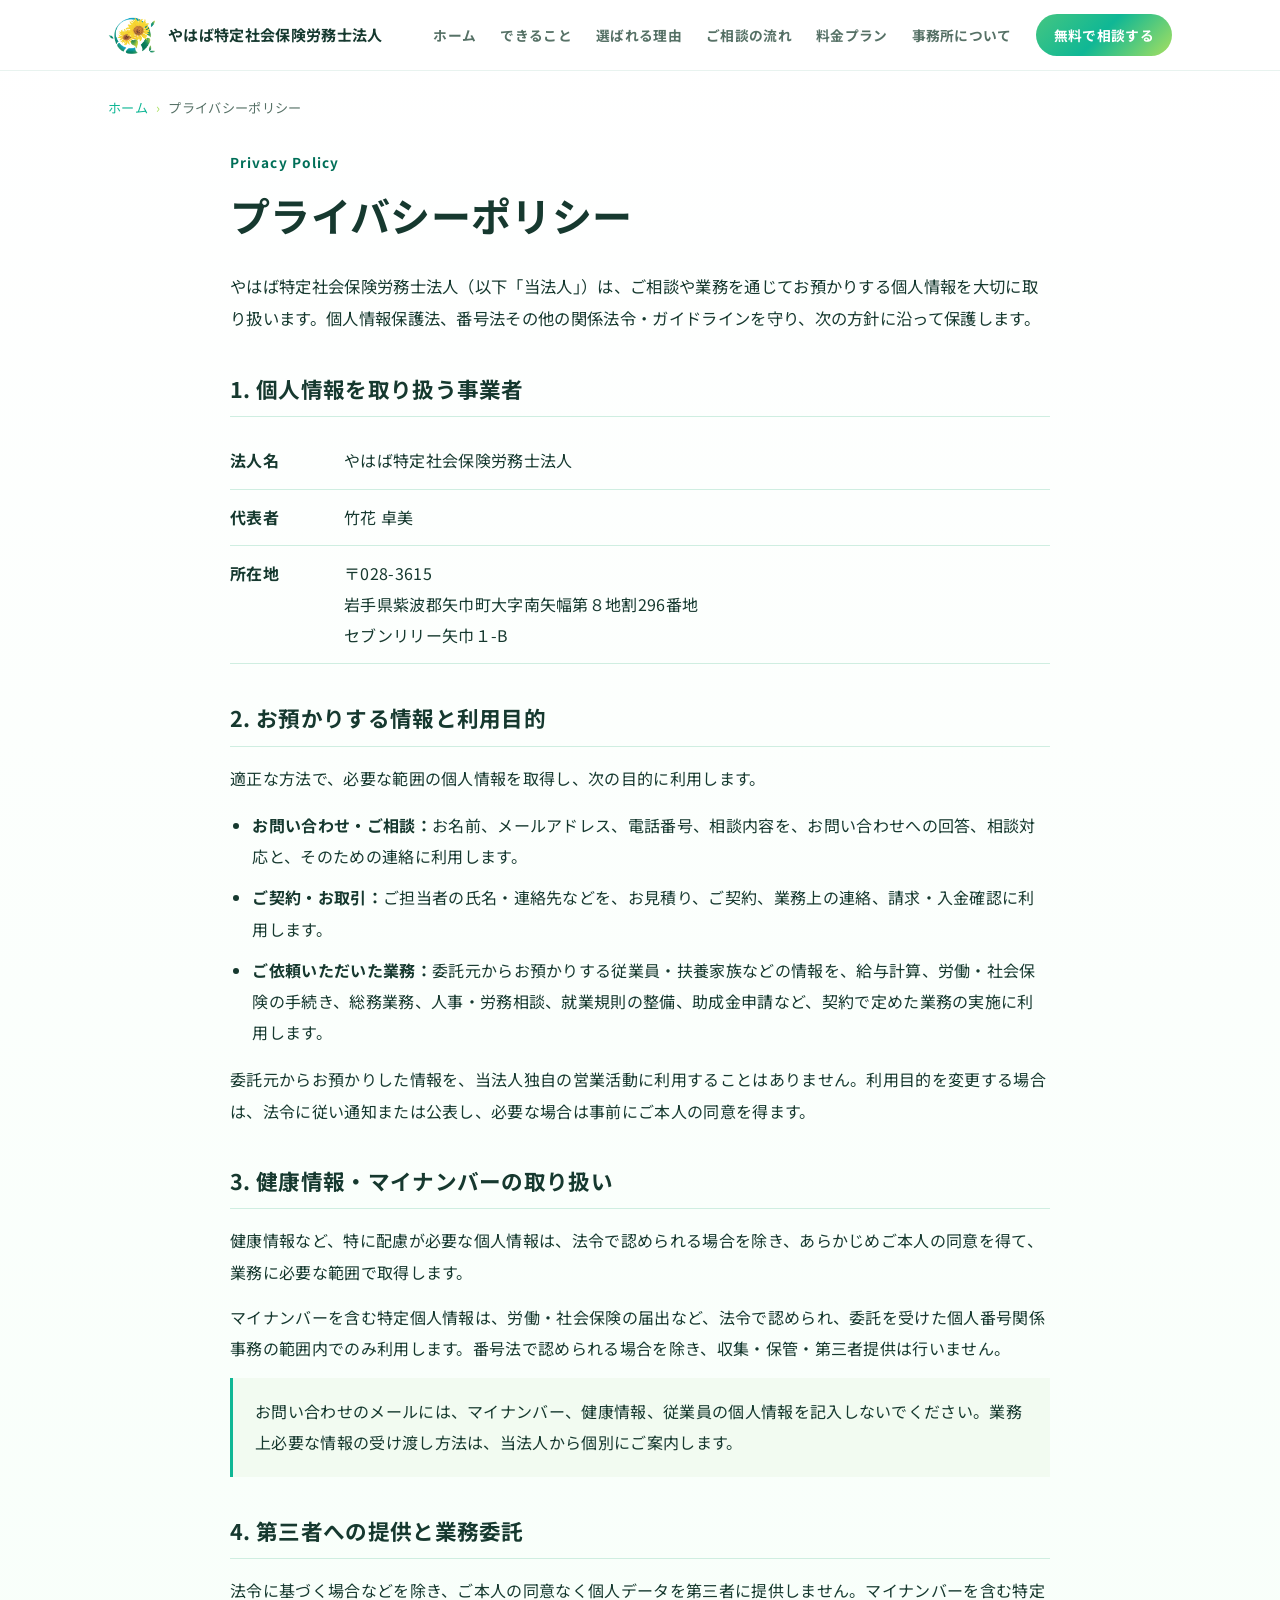
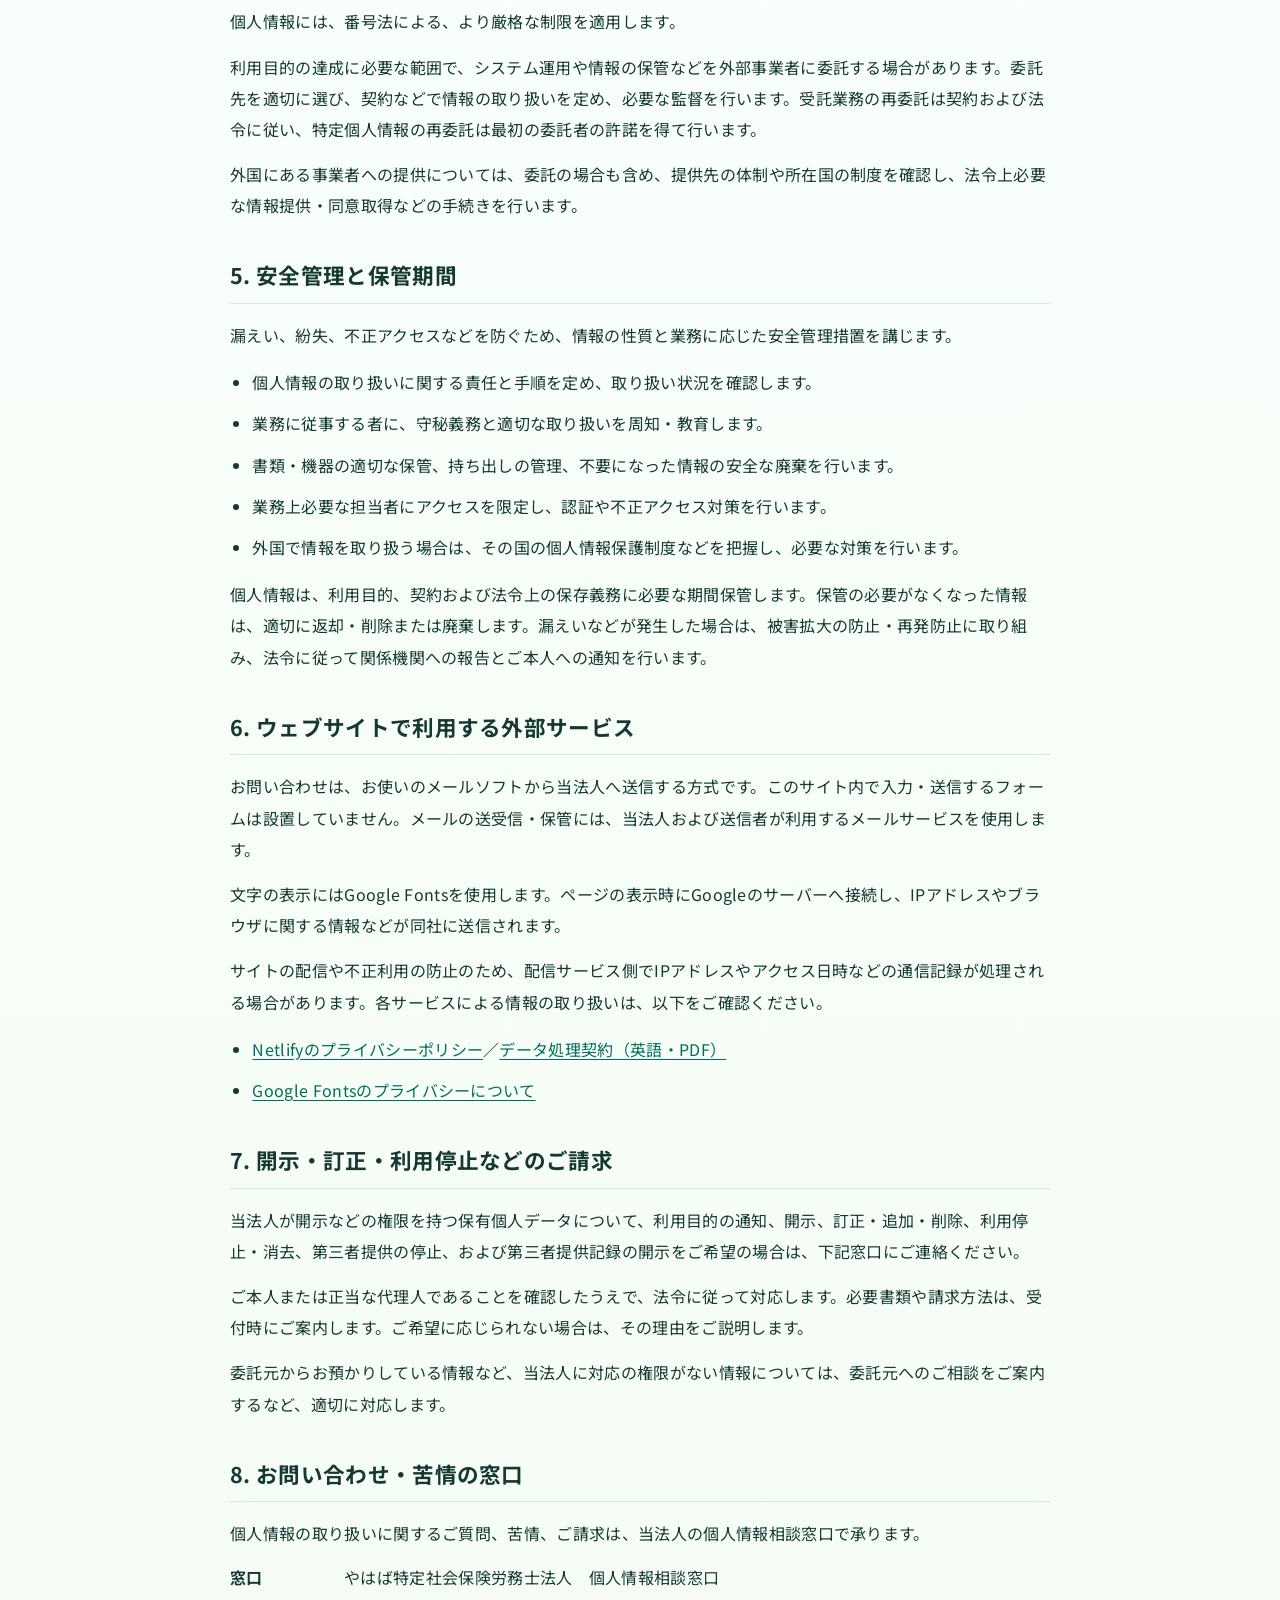
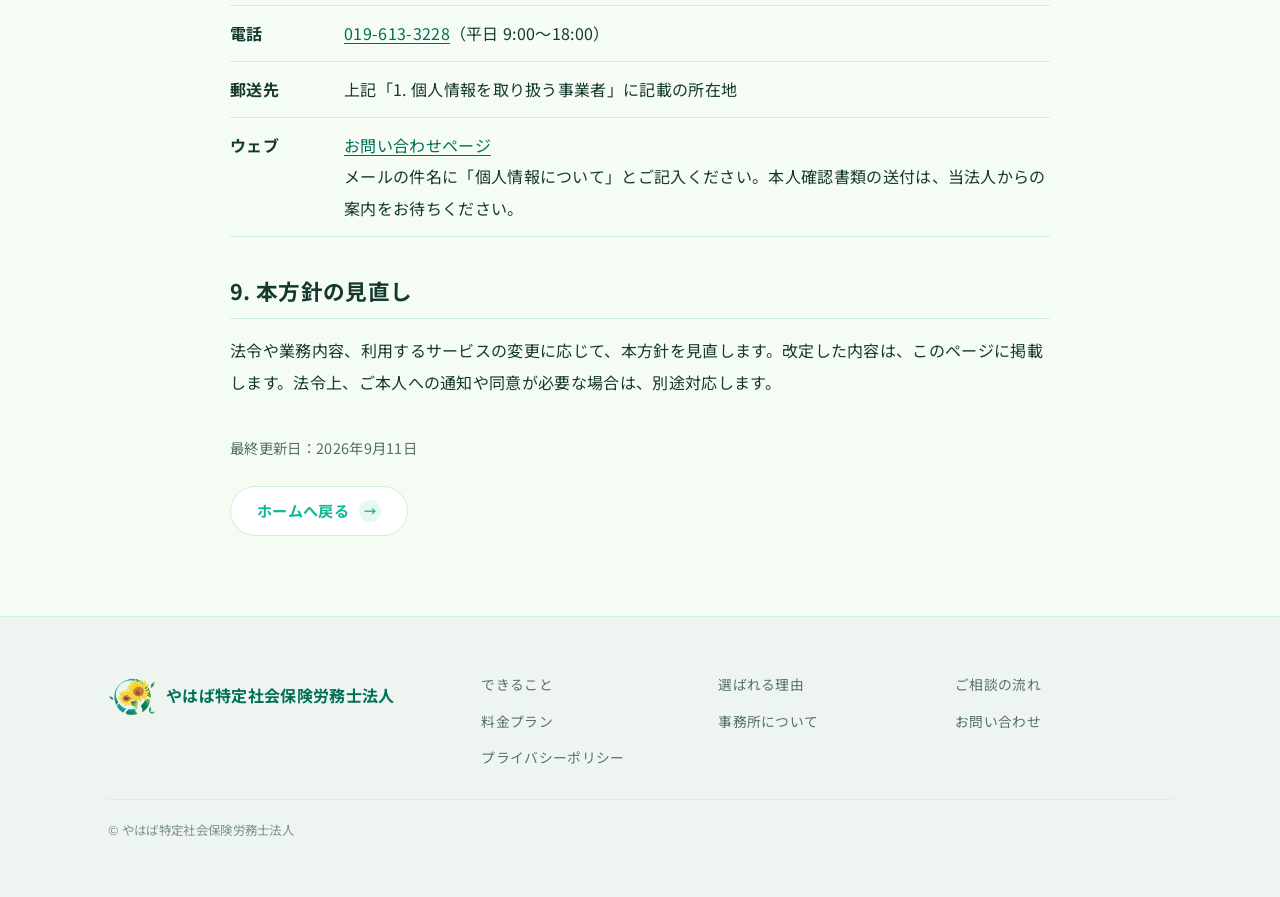
<file: privacy.html>
<!DOCTYPE html>
<html lang="ja">
<head>
<meta charset="UTF-8">
<meta name="viewport" content="width=device-width, initial-scale=1.0">
<title>プライバシーポリシー｜やはば特定社会保険労務士法人</title>
<meta name="description" content="やはば特定社会保険労務士法人の個人情報保護方針。お問い合わせや受託業務における利用目的、安全管理、開示等のご請求と相談窓口をご案内します。">
<link rel="preconnect" href="https://fonts.googleapis.com">
<link rel="preconnect" href="https://fonts.gstatic.com" crossorigin>
<link href="https://fonts.googleapis.com/css2?family=Noto+Sans+JP:wght@400;500;700&display=swap" rel="stylesheet">
<link rel="stylesheet" href="style.css">
<link rel="icon" href="favicon.ico?v=20260910-3" sizes="any">
<link rel="icon" type="image/png" sizes="32x32" href="favicon-32.png?v=20260910-3">
<link rel="apple-touch-icon" sizes="180x180" href="apple-touch-icon.png?v=20260910-3">
</head>
<body class="privacy-page">
<header class="header" id="top">
  <div class="container header__inner">
    <a href="index.html" class="logo">
      <img class="office-logo" src="assets/yahaba-sunflower-logo.png?v=20260910-3" alt="" width="48" height="50">
      <span class="logo__text">やはば特定<br class="portrait-break">社会保険労務士法人</span>
    </a>
    <nav class="nav" id="nav">
      <a href="index.html">ホーム</a>
      <a href="index.html#services">できること</a>
      <a href="index.html#reasons">選ばれる理由</a>
      <a href="index.html#flow">ご相談の流れ</a>
      <a href="index.html#plans">料金プラン</a>
      <a href="index.html#about">事務所について</a>
      <a href="index.html#contact" class="nav__cta">無料で相談する</a>
    </nav>
    <button class="nav__toggle" id="navToggle" aria-label="メニューを開く" aria-expanded="false">
      <span></span><span></span><span></span>
    </button>
  </div>
</header>
<main class="privacy-main" id="main">
  <div class="container">
    <nav class="breadcrumb" aria-label="パンくずリスト"><a href="index.html">ホーム</a><span class="breadcrumb__sep" aria-hidden="true">›</span><span aria-current="page">プライバシーポリシー</span></nav>
    <article class="privacy-policy">
      <p class="privacy-policy__eyebrow">Privacy Policy</p>
      <h1>プライバシーポリシー</h1>
      <p class="privacy-policy__intro">やはば特定社会保険労務士法人（以下「当法人」）は、ご相談や業務を通じてお預かりする個人情報を大切に取り扱います。個人情報保護法、番号法その他の関係法令・ガイドラインを守り、次の方針に沿って保護します。</p>

      <section aria-labelledby="privacy-1">
        <h2 id="privacy-1">1. 個人情報を取り扱う事業者</h2>
        <dl class="privacy-policy__details">
          <div><dt>法人名</dt><dd>やはば特定社会保険労務士法人</dd></div>
          <div><dt>代表者</dt><dd>竹花 卓美</dd></div>
          <div><dt>所在地</dt><dd>〒028-3615<br>岩手県紫波郡矢巾町大字南矢幅第８地割296番地<br>セブンリリー矢巾１-B</dd></div>
        </dl>
      </section>

      <section aria-labelledby="privacy-2">
        <h2 id="privacy-2">2. お預かりする情報と利用目的</h2>
        <p>適正な方法で、必要な範囲の個人情報を取得し、次の目的に利用します。</p>
        <ul>
          <li><strong>お問い合わせ・ご相談：</strong>お名前、メールアドレス、電話番号、相談内容を、お問い合わせへの回答、相談対応と、そのための連絡に利用します。</li>
          <li><strong>ご契約・お取引：</strong>ご担当者の氏名・連絡先などを、お見積り、ご契約、業務上の連絡、請求・入金確認に利用します。</li>
          <li><strong>ご依頼いただいた業務：</strong>委託元からお預かりする従業員・扶養家族などの情報を、給与計算、労働・社会保険の手続き、総務業務、人事・労務相談、就業規則の整備、助成金申請など、契約で定めた業務の実施に利用します。</li>
        </ul>
        <p>委託元からお預かりした情報を、当法人独自の営業活動に利用することはありません。利用目的を変更する場合は、法令に従い通知または公表し、必要な場合は事前にご本人の同意を得ます。</p>
      </section>

      <section aria-labelledby="privacy-3">
        <h2 id="privacy-3">3. 健康情報・マイナンバーの取り扱い</h2>
        <p>健康情報など、特に配慮が必要な個人情報は、法令で認められる場合を除き、あらかじめご本人の同意を得て、業務に必要な範囲で取得します。</p>
        <p>マイナンバーを含む特定個人情報は、労働・社会保険の届出など、法令で認められ、委託を受けた個人番号関係事務の範囲内でのみ利用します。番号法で認められる場合を除き、収集・保管・第三者提供は行いません。</p>
        <p class="privacy-policy__notice">お問い合わせのメールには、マイナンバー、健康情報、従業員の個人情報を記入しないでください。業務上必要な情報の受け渡し方法は、当法人から個別にご案内します。</p>
      </section>

      <section aria-labelledby="privacy-4">
        <h2 id="privacy-4">4. 第三者への提供と業務委託</h2>
        <p>法令に基づく場合などを除き、ご本人の同意なく個人データを第三者に提供しません。マイナンバーを含む特定個人情報には、番号法による、より厳格な制限を適用します。</p>
        <p>利用目的の達成に必要な範囲で、システム運用や情報の保管などを外部事業者に委託する場合があります。委託先を適切に選び、契約などで情報の取り扱いを定め、必要な監督を行います。受託業務の再委託は契約および法令に従い、特定個人情報の再委託は最初の委託者の許諾を得て行います。</p>
        <p>外国にある事業者への提供については、委託の場合も含め、提供先の体制や所在国の制度を確認し、法令上必要な情報提供・同意取得などの手続きを行います。</p>
      </section>

      <section aria-labelledby="privacy-5">
        <h2 id="privacy-5">5. 安全管理と保管期間</h2>
        <p>漏えい、紛失、不正アクセスなどを防ぐため、情報の性質と業務に応じた安全管理措置を講じます。</p>
        <ul>
          <li>個人情報の取り扱いに関する責任と手順を定め、取り扱い状況を確認します。</li>
          <li>業務に従事する者に、守秘義務と適切な取り扱いを周知・教育します。</li>
          <li>書類・機器の適切な保管、持ち出しの管理、不要になった情報の安全な廃棄を行います。</li>
          <li>業務上必要な担当者にアクセスを限定し、認証や不正アクセス対策を行います。</li>
          <li>外国で情報を取り扱う場合は、その国の個人情報保護制度などを把握し、必要な対策を行います。</li>
        </ul>
        <p>個人情報は、利用目的、契約および法令上の保存義務に必要な期間保管します。保管の必要がなくなった情報は、適切に返却・削除または廃棄します。漏えいなどが発生した場合は、被害拡大の防止・再発防止に取り組み、法令に従って関係機関への報告とご本人への通知を行います。</p>
      </section>

      <section aria-labelledby="privacy-6">
        <h2 id="privacy-6">6. ウェブサイトで利用する外部サービス</h2>
        <p>お問い合わせは、お使いのメールソフトから当法人へ送信する方式です。このサイト内で入力・送信するフォームは設置していません。メールの送受信・保管には、当法人および送信者が利用するメールサービスを使用します。</p>
        <p>文字の表示にはGoogle Fontsを使用します。ページの表示時にGoogleのサーバーへ接続し、IPアドレスやブラウザに関する情報などが同社に送信されます。</p>
        <p>サイトの配信や不正利用の防止のため、配信サービス側でIPアドレスやアクセス日時などの通信記録が処理される場合があります。各サービスによる情報の取り扱いは、以下をご確認ください。</p>
        <ul>
          <li><a href="https://www.netlify.com/privacy/">Netlifyのプライバシーポリシー</a>／<a href="https://www.netlify.com/pdf/netlify-dpa.pdf">データ処理契約（英語・PDF）</a></li>
          <li><a href="https://developers.google.com/fonts/faq/privacy?hl=ja">Google Fontsのプライバシーについて</a></li>
        </ul>
      </section>

      <section aria-labelledby="privacy-7">
        <h2 id="privacy-7">7. 開示・訂正・利用停止などのご請求</h2>
        <p>当法人が開示などの権限を持つ保有個人データについて、利用目的の通知、開示、訂正・追加・削除、利用停止・消去、第三者提供の停止、および第三者提供記録の開示をご希望の場合は、下記窓口にご連絡ください。</p>
        <p>ご本人または正当な代理人であることを確認したうえで、法令に従って対応します。必要書類や請求方法は、受付時にご案内します。ご希望に応じられない場合は、その理由をご説明します。</p>
        <p>委託元からお預かりしている情報など、当法人に対応の権限がない情報については、委託元へのご相談をご案内するなど、適切に対応します。</p>
      </section>

      <section aria-labelledby="privacy-8">
        <h2 id="privacy-8">8. お問い合わせ・苦情の窓口</h2>
        <p>個人情報の取り扱いに関するご質問、苦情、ご請求は、当法人の個人情報相談窓口で承ります。</p>
        <dl class="privacy-policy__details">
          <div><dt>窓口</dt><dd>やはば特定社会保険労務士法人　個人情報相談窓口</dd></div>
          <div><dt>電話</dt><dd><a href="tel:0196133228">019-613-3228</a>（平日 9:00〜18:00）</dd></div>
          <div><dt>郵送先</dt><dd>上記「1. 個人情報を取り扱う事業者」に記載の所在地</dd></div>
          <div><dt>ウェブ</dt><dd><a href="index.html#contact">お問い合わせページ</a><br>メールの件名に「個人情報について」とご記入ください。本人確認書類の送付は、当法人からの案内をお待ちください。</dd></div>
        </dl>
      </section>

      <section aria-labelledby="privacy-9">
        <h2 id="privacy-9">9. 本方針の見直し</h2>
        <p>法令や業務内容、利用するサービスの変更に応じて、本方針を見直します。改定した内容は、このページに掲載します。法令上、ご本人への通知や同意が必要な場合は、別途対応します。</p>
      </section>
      <p class="privacy-policy__date">最終更新日：2026年9月11日</p>
      <a class="btn btn--ghost" href="index.html">ホームへ戻る</a>
    </article>
  </div>
</main>
<footer class="footer">
  <div class="container footer__inner">
    <div class="footer__brand">
      <img class="office-logo" src="assets/yahaba-sunflower-logo.png?v=20260910-3" alt="" width="48" height="50">
      <span>やはば特定<br class="portrait-break">社会保険労務士法人</span>
    </div>
    <nav class="footer__nav">
      <a href="index.html#services">できること</a>
      <a href="index.html#reasons">選ばれる理由</a>
      <a href="index.html#flow">ご相談の流れ</a>
      <a href="index.html#plans">料金プラン</a>
      <a href="index.html#about">事務所について</a>
      <a href="index.html#contact">お問い合わせ</a>
      <a href="privacy.html">プライバシーポリシー</a>
    </nav>
    <p class="footer__copy">&copy; やはば特定社会保険労務士法人</p>
  </div>
</footer>
<script src="script.js"></script>
</body>
</html>
</file>
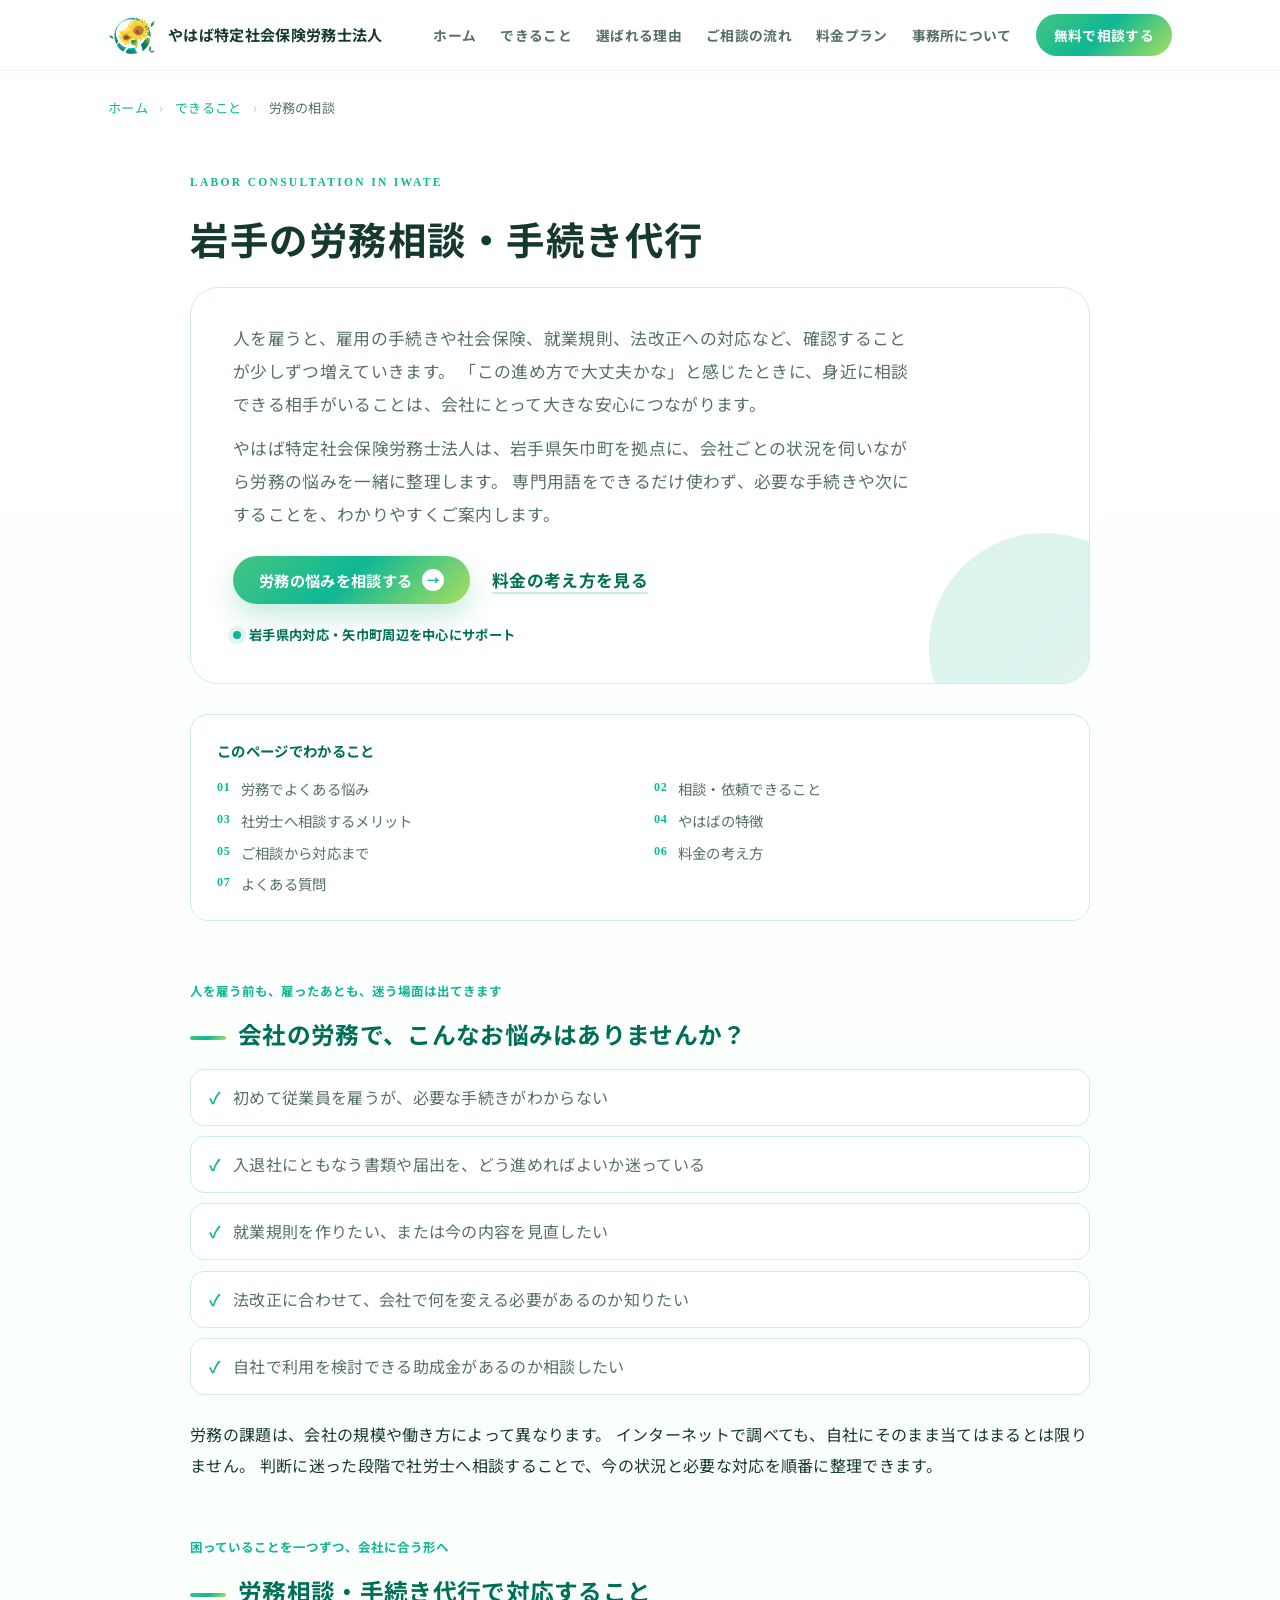
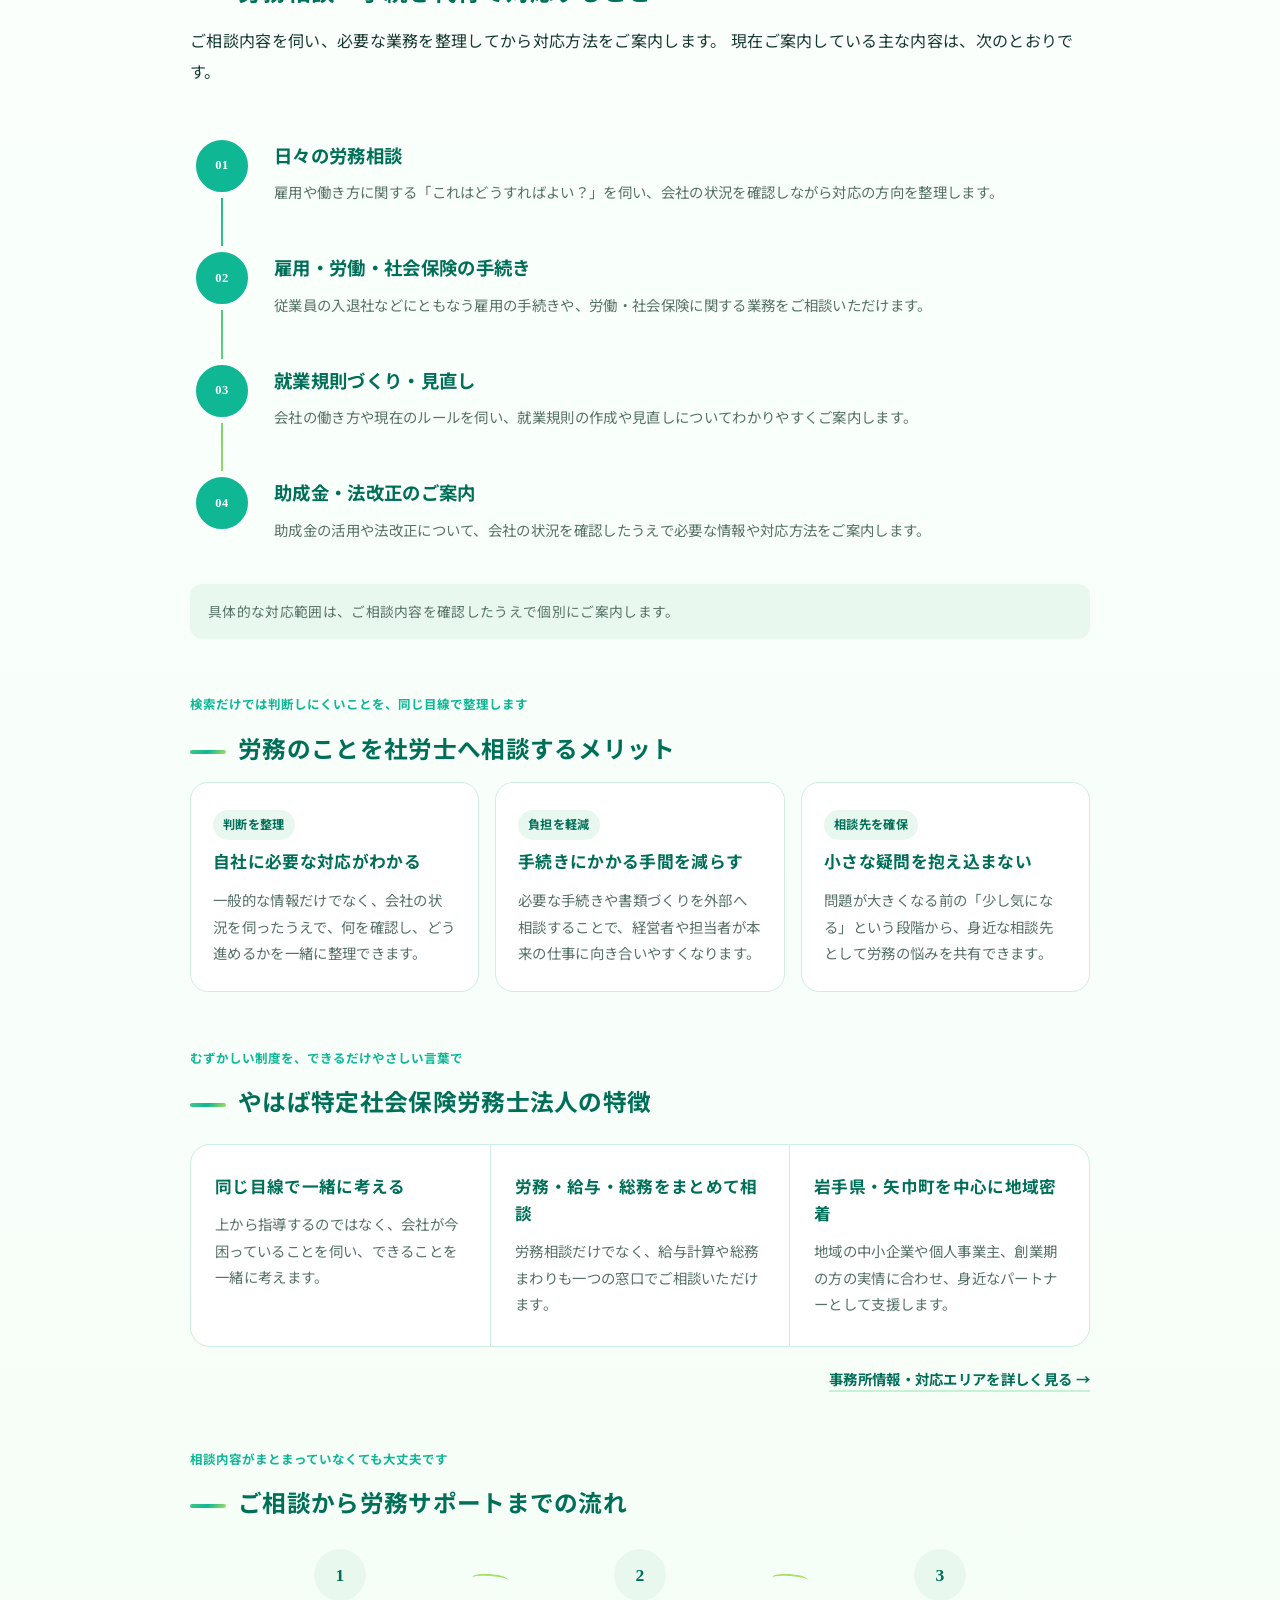
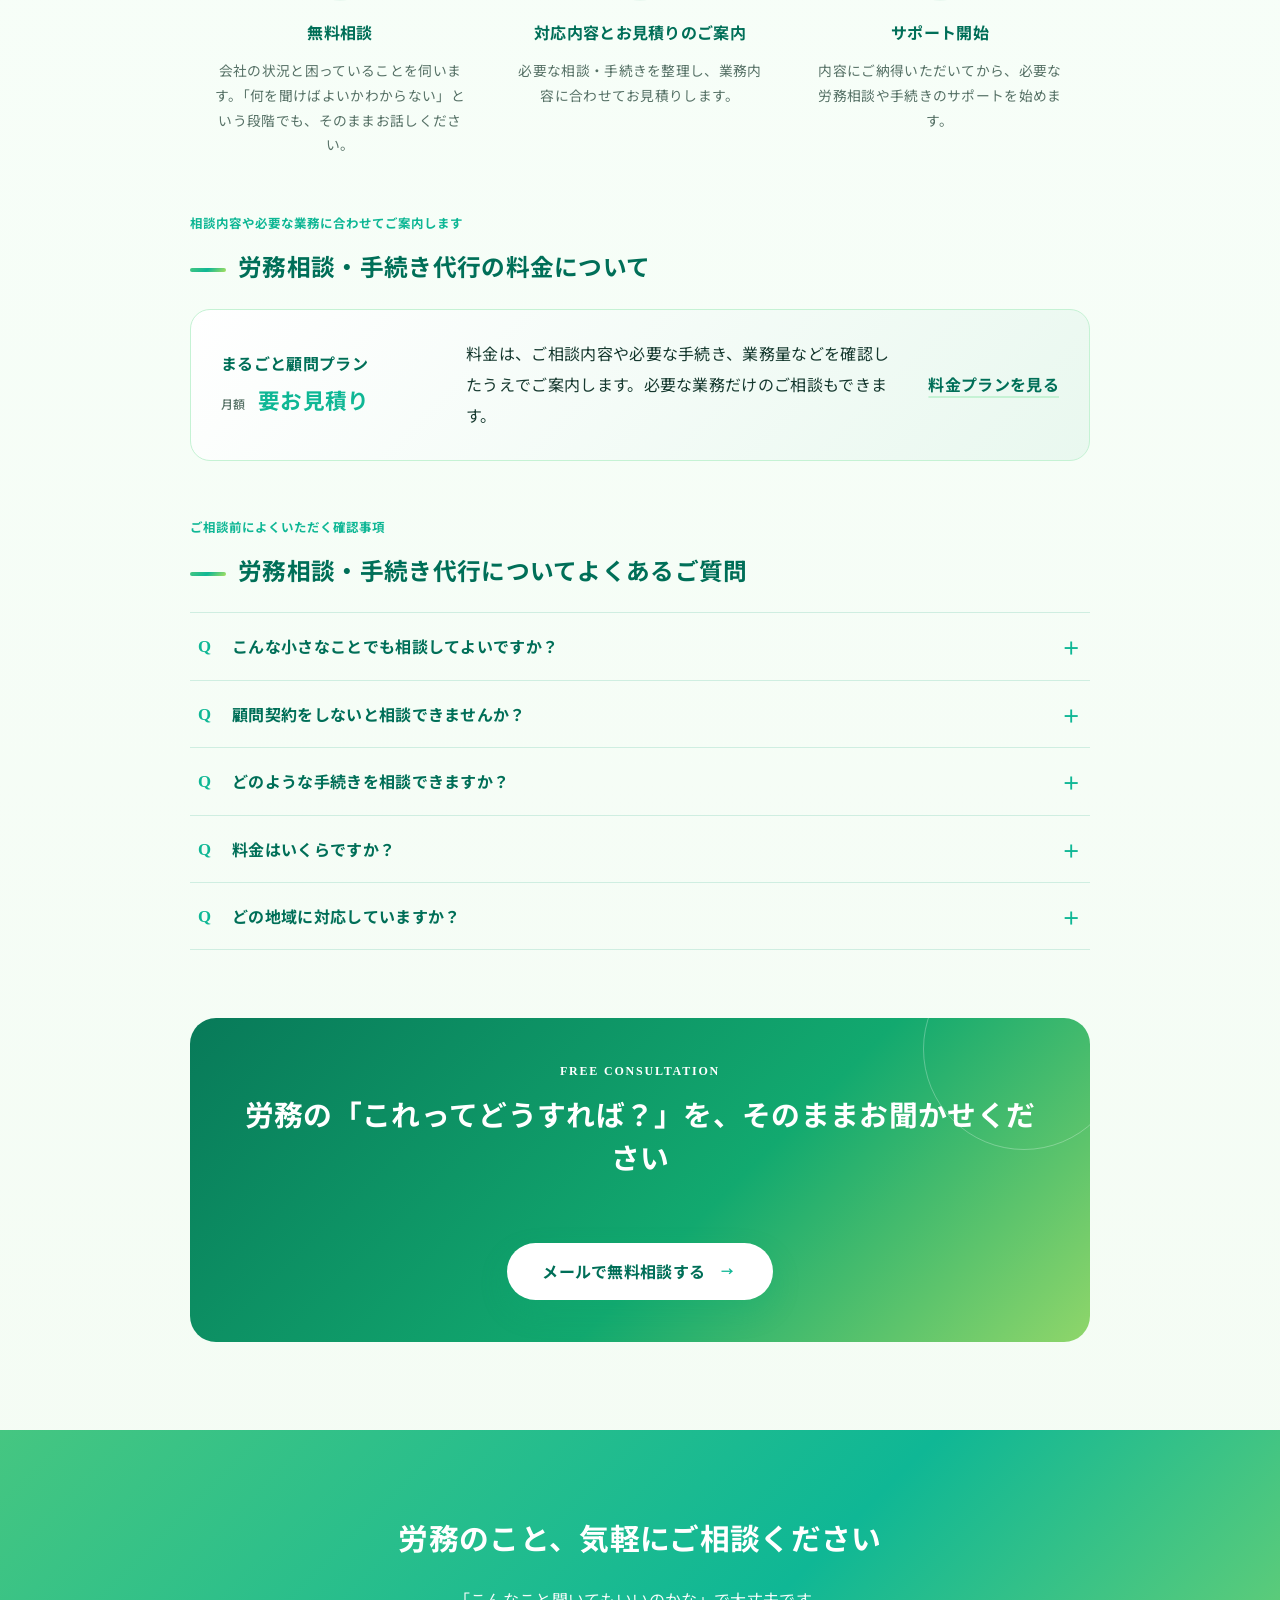
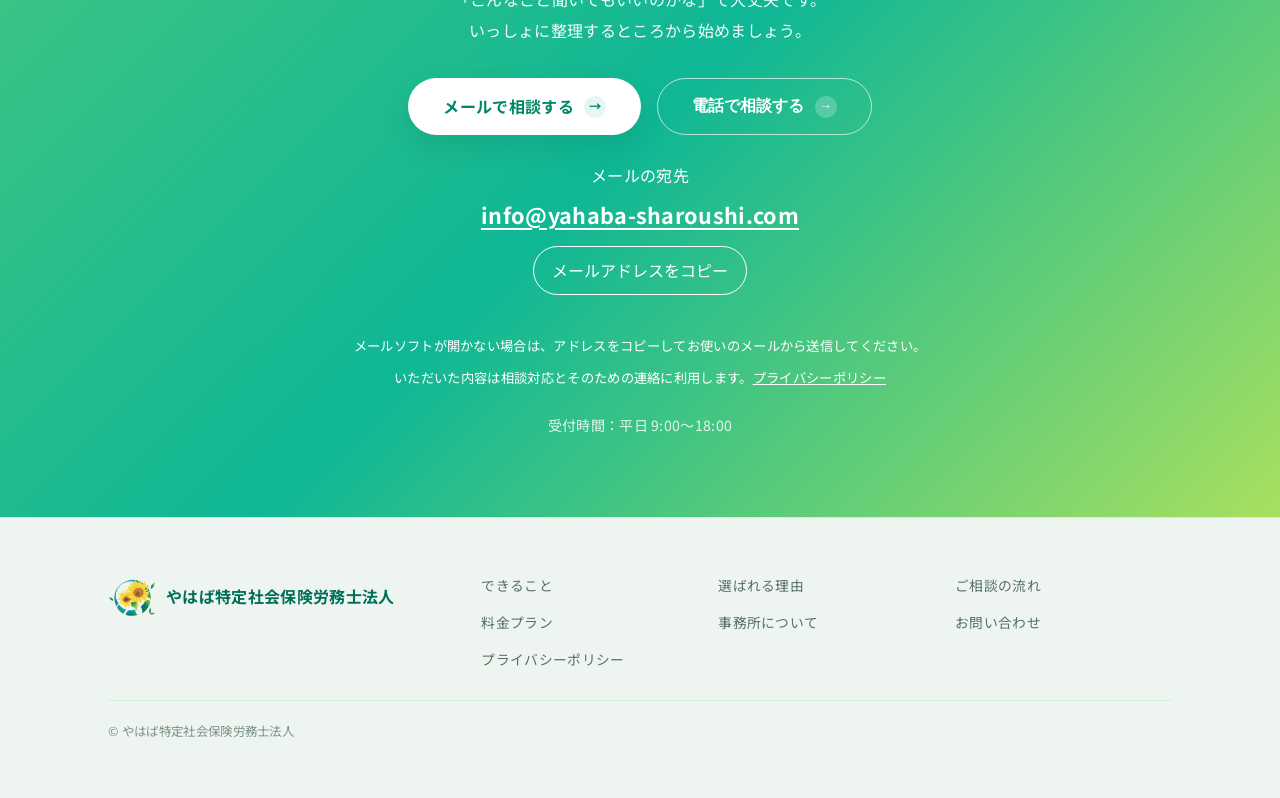
<file: roumu.html>
<!DOCTYPE html>
<html lang="ja">
<head>
<meta charset="UTF-8">
<meta name="viewport" content="width=device-width, initial-scale=1.0">
<title>岩手の労務相談・手続き代行｜やはば特定社会保険労務士法人</title>
<meta name="description" content="岩手県で労務相談や手続き代行をご検討の方へ。矢巾町のやはば特定社会保険労務士法人が、就業規則、助成金・法改正、雇用や労働・社会保険の手続きをわかりやすく支援します。">
<link rel="preconnect" href="https://fonts.googleapis.com">
<link rel="preconnect" href="https://fonts.gstatic.com" crossorigin>
<link href="https://fonts.googleapis.com/css2?family=Noto+Sans+JP:wght@400;500;700&display=swap" rel="stylesheet">
<link rel="stylesheet" href="style.css">
<link rel="icon" href="favicon.ico?v=20260910-3" sizes="any">
<link rel="icon" type="image/png" sizes="32x32" href="favicon-32.png?v=20260910-3">
<link rel="apple-touch-icon" sizes="180x180" href="apple-touch-icon.png?v=20260910-3">
</head>
<body class="roumu-page">

<!-- ヘッダー（共通） -->
<header class="header" id="top">
  <div class="container header__inner">
    <a href="index.html" class="logo">
      <img class="office-logo" src="assets/yahaba-sunflower-logo.png?v=20260910-3" alt="" width="48" height="50">
      <span class="logo__text">やはば特定<br class="portrait-break">社会保険労務士法人</span>
    </a>
    <nav class="nav" id="nav">
      <a href="index.html">ホーム</a>
      <a href="index.html#services">できること</a>
      <a href="index.html#reasons">選ばれる理由</a>
      <a href="index.html#flow">ご相談の流れ</a>
      <a href="index.html#plans">料金プラン</a>
      <a href="index.html#about">事務所について</a>
      <a href="index.html#contact" class="nav__cta">無料で相談する</a>
    </nav>
    <button class="nav__toggle" id="navToggle" aria-label="メニューを開く" aria-expanded="false">
      <span></span><span></span><span></span>
    </button>
  </div>
</header>

<main>
  <div class="container">
    <!-- パンくず -->
    <nav class="breadcrumb" aria-label="パンくずリスト">
      <a href="index.html">ホーム</a>
      <span class="breadcrumb__sep" aria-hidden="true">›</span>
      <a href="index.html#services">できること</a>
      <span class="breadcrumb__sep" aria-hidden="true">›</span>
      労務の相談
    </nav>

    <!-- 記事本文 -->
    <article class="article">
      <p class="article__eyebrow">Labor consultation in Iwate</p>
      <h1 class="article__title">岩手の労務相談・手続き代行</h1>
      <div class="article__lead payroll-hero">
        <p class="payroll-hero__copy">
          人を雇うと、雇用の手続きや社会保険、就業規則、法改正への対応など、確認することが少しずつ増えていきます。
          「この進め方で大丈夫かな」と感じたときに、身近に相談できる相手がいることは、会社にとって大きな安心につながります。
        </p>
        <p class="payroll-hero__copy">
          やはば特定社会保険労務士法人は、岩手県矢巾町を拠点に、会社ごとの状況を伺いながら労務の悩みを一緒に整理します。
          専門用語をできるだけ使わず、必要な手続きや次にすることを、わかりやすくご案内します。
        </p>
        <div class="payroll-hero__actions">
          <a href="mailto:info@yahaba-sharoushi.com" class="btn btn--primary">労務の悩みを相談する</a>
          <a class="payroll-text-link" href="index.html#plans">料金の考え方を見る</a>
        </div>
        <p class="payroll-hero__area">岩手県内対応・矢巾町周辺を中心にサポート</p>
      </div>

      <nav class="payroll-toc" aria-label="このページの目次">
        <p class="payroll-toc__title">このページでわかること</p>
        <ol class="payroll-toc__list">
          <li><a href="#problems">労務でよくある悩み</a></li>
          <li><a href="#support-detail">相談・依頼できること</a></li>
          <li><a href="#benefits">社労士へ相談するメリット</a></li>
          <li><a href="#strengths">やはばの特徴</a></li>
          <li><a href="#start-flow">ご相談から対応まで</a></li>
          <li><a href="#price">料金の考え方</a></li>
          <li><a href="#faq">よくある質問</a></li>
        </ol>
      </nav>

      <section id="problems" class="payroll-section">
        <p class="payroll-section__kicker">人を雇う前も、雇ったあとも、迷う場面は出てきます</p>
        <h2>会社の労務で、こんなお悩みはありませんか？</h2>
        <ul class="article__list payroll-problem-list">
          <li>初めて従業員を雇うが、必要な手続きがわからない</li>
          <li>入退社にともなう書類や届出を、どう進めればよいか迷っている</li>
          <li>就業規則を作りたい、または今の内容を見直したい</li>
          <li>法改正に合わせて、会社で何を変える必要があるのか知りたい</li>
          <li>自社で利用を検討できる助成金があるのか相談したい</li>
        </ul>
        <p>
          労務の課題は、会社の規模や働き方によって異なります。
          インターネットで調べても、自社にそのまま当てはまるとは限りません。
          判断に迷った段階で社労士へ相談することで、今の状況と必要な対応を順番に整理できます。
        </p>
      </section>

      <section id="support-detail" class="payroll-section">
        <p class="payroll-section__kicker">困っていることを一つずつ、会社に合う形へ</p>
        <h2>労務相談・手続き代行で対応すること</h2>
        <p>
          ご相談内容を伺い、必要な業務を整理してから対応方法をご案内します。
          現在ご案内している主な内容は、次のとおりです。
        </p>
        <div class="payroll-services" aria-label="労務相談と手続き代行の対応内容">
          <article class="payroll-service">
            <span class="payroll-service__num" aria-hidden="true">01</span>
            <div>
              <h3>日々の労務相談</h3>
              <p>雇用や働き方に関する「これはどうすればよい？」を伺い、会社の状況を確認しながら対応の方向を整理します。</p>
            </div>
          </article>
          <article class="payroll-service">
            <span class="payroll-service__num" aria-hidden="true">02</span>
            <div>
              <h3>雇用・労働・社会保険の手続き</h3>
              <p>従業員の入退社などにともなう雇用の手続きや、労働・社会保険に関する業務をご相談いただけます。</p>
            </div>
          </article>
          <article class="payroll-service">
            <span class="payroll-service__num" aria-hidden="true">03</span>
            <div>
              <h3>就業規則づくり・見直し</h3>
              <p>会社の働き方や現在のルールを伺い、就業規則の作成や見直しについてわかりやすくご案内します。</p>
            </div>
          </article>
          <article class="payroll-service">
            <span class="payroll-service__num" aria-hidden="true">04</span>
            <div>
              <h3>助成金・法改正のご案内</h3>
              <p>助成金の活用や法改正について、会社の状況を確認したうえで必要な情報や対応方法をご案内します。</p>
            </div>
          </article>
        </div>
        <p class="payroll-note">具体的な対応範囲は、ご相談内容を確認したうえで個別にご案内します。</p>
      </section>

      <section id="benefits" class="payroll-section">
        <p class="payroll-section__kicker">検索だけでは判断しにくいことを、同じ目線で整理します</p>
        <h2>労務のことを社労士へ相談するメリット</h2>
        <div class="payroll-benefits">
          <article class="payroll-benefit">
            <p class="payroll-benefit__label">判断を整理</p>
            <h3>自社に必要な対応がわかる</h3>
            <p>一般的な情報だけでなく、会社の状況を伺ったうえで、何を確認し、どう進めるかを一緒に整理できます。</p>
          </article>
          <article class="payroll-benefit">
            <p class="payroll-benefit__label">負担を軽減</p>
            <h3>手続きにかかる手間を減らす</h3>
            <p>必要な手続きや書類づくりを外部へ相談することで、経営者や担当者が本来の仕事に向き合いやすくなります。</p>
          </article>
          <article class="payroll-benefit">
            <p class="payroll-benefit__label">相談先を確保</p>
            <h3>小さな疑問を抱え込まない</h3>
            <p>問題が大きくなる前の「少し気になる」という段階から、身近な相談先として労務の悩みを共有できます。</p>
          </article>
        </div>
      </section>

      <section id="strengths" class="payroll-section">
        <p class="payroll-section__kicker">むずかしい制度を、できるだけやさしい言葉で</p>
        <h2>やはば特定社会保険労務士法人の特徴</h2>
        <div class="payroll-strengths">
          <article class="payroll-strength">
            <h3>同じ目線で一緒に考える</h3>
            <p>上から指導するのではなく、会社が今困っていることを伺い、できることを一緒に考えます。</p>
          </article>
          <article class="payroll-strength">
            <h3>労務・給与・総務をまとめて相談</h3>
            <p>労務相談だけでなく、給与計算や総務まわりも一つの窓口でご相談いただけます。</p>
          </article>
          <article class="payroll-strength">
            <h3>岩手県・矢巾町を中心に地域密着</h3>
            <p>地域の中小企業や個人事業主、創業期の方の実情に合わせ、身近なパートナーとして支援します。</p>
          </article>
        </div>
        <p class="payroll-inline-link"><a href="index.html#about">事務所情報・対応エリアを詳しく見る <span aria-hidden="true">→</span></a></p>
      </section>

      <section id="start-flow" class="payroll-section">
        <p class="payroll-section__kicker">相談内容がまとまっていなくても大丈夫です</p>
        <h2>ご相談から労務サポートまでの流れ</h2>
        <ol class="payroll-flow">
          <li class="payroll-flow__item">
            <span class="payroll-flow__num">1</span>
            <div>
              <h3>無料相談</h3>
              <p>会社の状況と困っていることを伺います。「何を聞けばよいかわからない」という段階でも、そのままお話しください。</p>
            </div>
          </li>
          <li class="payroll-flow__item">
            <span class="payroll-flow__num">2</span>
            <div>
              <h3>対応内容とお見積りのご案内</h3>
              <p>必要な相談・手続きを整理し、業務内容に合わせてお見積りします。</p>
            </div>
          </li>
          <li class="payroll-flow__item">
            <span class="payroll-flow__num">3</span>
            <div>
              <h3>サポート開始</h3>
              <p>内容にご納得いただいてから、必要な労務相談や手続きのサポートを始めます。</p>
            </div>
          </li>
        </ol>
      </section>

      <section id="price" class="payroll-section">
        <p class="payroll-section__kicker">相談内容や必要な業務に合わせてご案内します</p>
        <h2>労務相談・手続き代行の料金について</h2>
        <div class="payroll-price">
          <div>
            <p class="payroll-price__label">まるごと顧問プラン</p>
            <p class="payroll-price__value"><span>月額</span> 要お見積り</p>
          </div>
          <p>料金は、ご相談内容や必要な手続き、業務量などを確認したうえでご案内します。必要な業務だけのご相談もできます。</p>
          <a class="payroll-text-link" href="index.html#plans">料金プランを見る</a>
        </div>
      </section>

      <section id="faq" class="payroll-section payroll-faq">
        <p class="payroll-section__kicker">ご相談前によくいただく確認事項</p>
        <h2>労務相談・手続き代行についてよくあるご質問</h2>
        <div class="payroll-faq__items">
          <details>
            <summary>こんな小さなことでも相談してよいですか？</summary>
            <p>はい。「これで大丈夫かな」と感じた段階で気軽にご相談ください。お話を伺い、必要な対応があるか一緒に整理します。</p>
          </details>
          <details>
            <summary>顧問契約をしないと相談できませんか？</summary>
            <p>必要な業務だけのご依頼もできます。継続して相談したい場合は、会社の状況に合うプランをご案内します。</p>
          </details>
          <details>
            <summary>どのような手続きを相談できますか？</summary>
            <p>雇用や労働・社会保険の手続き、就業規則、助成金・法改正などをご相談いただけます。具体的な対応範囲は、内容を確認してご案内します。</p>
          </details>
          <details>
            <summary>料金はいくらですか？</summary>
            <p>ご相談内容や業務量によって異なるため、個別にお見積りします。最初のご相談は無料です。</p>
          </details>
          <details>
            <summary>どの地域に対応していますか？</summary>
            <p>岩手県内に対応し、矢巾町周辺を中心にご相談を承っています。詳しい対応方法はお問い合わせください。</p>
          </details>
        </div>
      </section>

      <aside class="payroll-mini-cta" aria-label="労務のご相談">
        <p class="payroll-mini-cta__eyebrow">Free consultation</p>
        <h2>労務の「これってどうすれば？」を、そのままお聞かせください</h2>
        <p>今の状況を伺い、必要な対応を一緒に整理します。</p>
        <a href="mailto:info@yahaba-sharoushi.com" class="btn btn--primary btn--lg">メールで無料相談する</a>
      </aside>
    </article>
  </div>

  <!-- お問い合わせ（共通CTA） -->
  <section class="cta" id="contact">
    <div class="container cta__inner">
      <h2 class="cta__title">労務のこと、気軽にご相談ください</h2>
      <p class="cta__text">
        「こんなこと聞いてもいいのかな」で大丈夫です。<br>
        いっしょに整理するところから始めましょう。
      </p>
      <div class="cta__actions">
        <a href="mailto:info@yahaba-sharoushi.com" class="btn btn--white btn--lg">メールで相談する</a>
        <button type="button" class="btn btn--outline btn--lg phone-modal-open">電話で相談する</button>
      </div>
            <div class="contact-email">
        <p>メールの宛先</p>
        <a class="contact-email__address" href="mailto:info@yahaba-sharoushi.com">info@yahaba-sharoushi.com</a>
        <button type="button" class="contact-email__copy" data-copy-email>メールアドレスをコピー</button>
        <p class="contact-email__status" role="status" aria-live="polite"></p>
        <p class="contact-email__note">メールソフトが開かない場合は、アドレスをコピーしてお使いのメールから送信してください。</p>
        <p class="contact-email__note">いただいた内容は相談対応とそのための連絡に利用します。<a href="privacy.html">プライバシーポリシー</a></p>
      </div>
      <p class="cta__note">受付時間：平日 9:00〜18:00</p>
    </div>
  </section>
</main>

<!-- フッター（共通） -->
<footer class="footer">
  <div class="container footer__inner">
    <div class="footer__brand">
      <img class="office-logo" src="assets/yahaba-sunflower-logo.png?v=20260910-3" alt="" width="48" height="50">
      <span>やはば特定<br class="portrait-break">社会保険労務士法人</span>
    </div>
    <nav class="footer__nav">
      <a href="index.html#services">できること</a>
      <a href="index.html#reasons">選ばれる理由</a>
      <a href="index.html#flow">ご相談の流れ</a>
      <a href="index.html#plans">料金プラン</a>
      <a href="index.html#about">事務所について</a>
      <a href="index.html#contact">お問い合わせ</a>
      <a href="privacy.html">プライバシーポリシー</a>
    </nav>
    <p class="footer__copy">&copy; やはば特定社会保険労務士法人</p>
  </div>
</footer>


<!-- 電話番号ポップアップ -->
<div class="phone-modal" id="phoneModal" aria-hidden="true">
  <div class="phone-modal__overlay" data-phone-close></div>
  <div class="phone-modal__dialog" role="dialog" aria-modal="true" aria-labelledby="phoneModalTitle">
    <button type="button" class="phone-modal__close" aria-label="閉じる" data-phone-close>×</button>
    <p class="phone-modal__eyebrow">お電話でのご相談</p>
    <h2 class="phone-modal__title" id="phoneModalTitle">やはば特定<br class="portrait-break">社会保険労務士法人</h2>
    <a class="phone-modal__number" href="tel:0196133228">019-613-3228</a>
    <p class="phone-modal__note">スマートフォンでは番号をタップすると発信できます。<br>受付時間：平日 9:00〜18:00</p>
  </div>
</div>

<script src="script.js"></script>
</body>
</html>
</file>
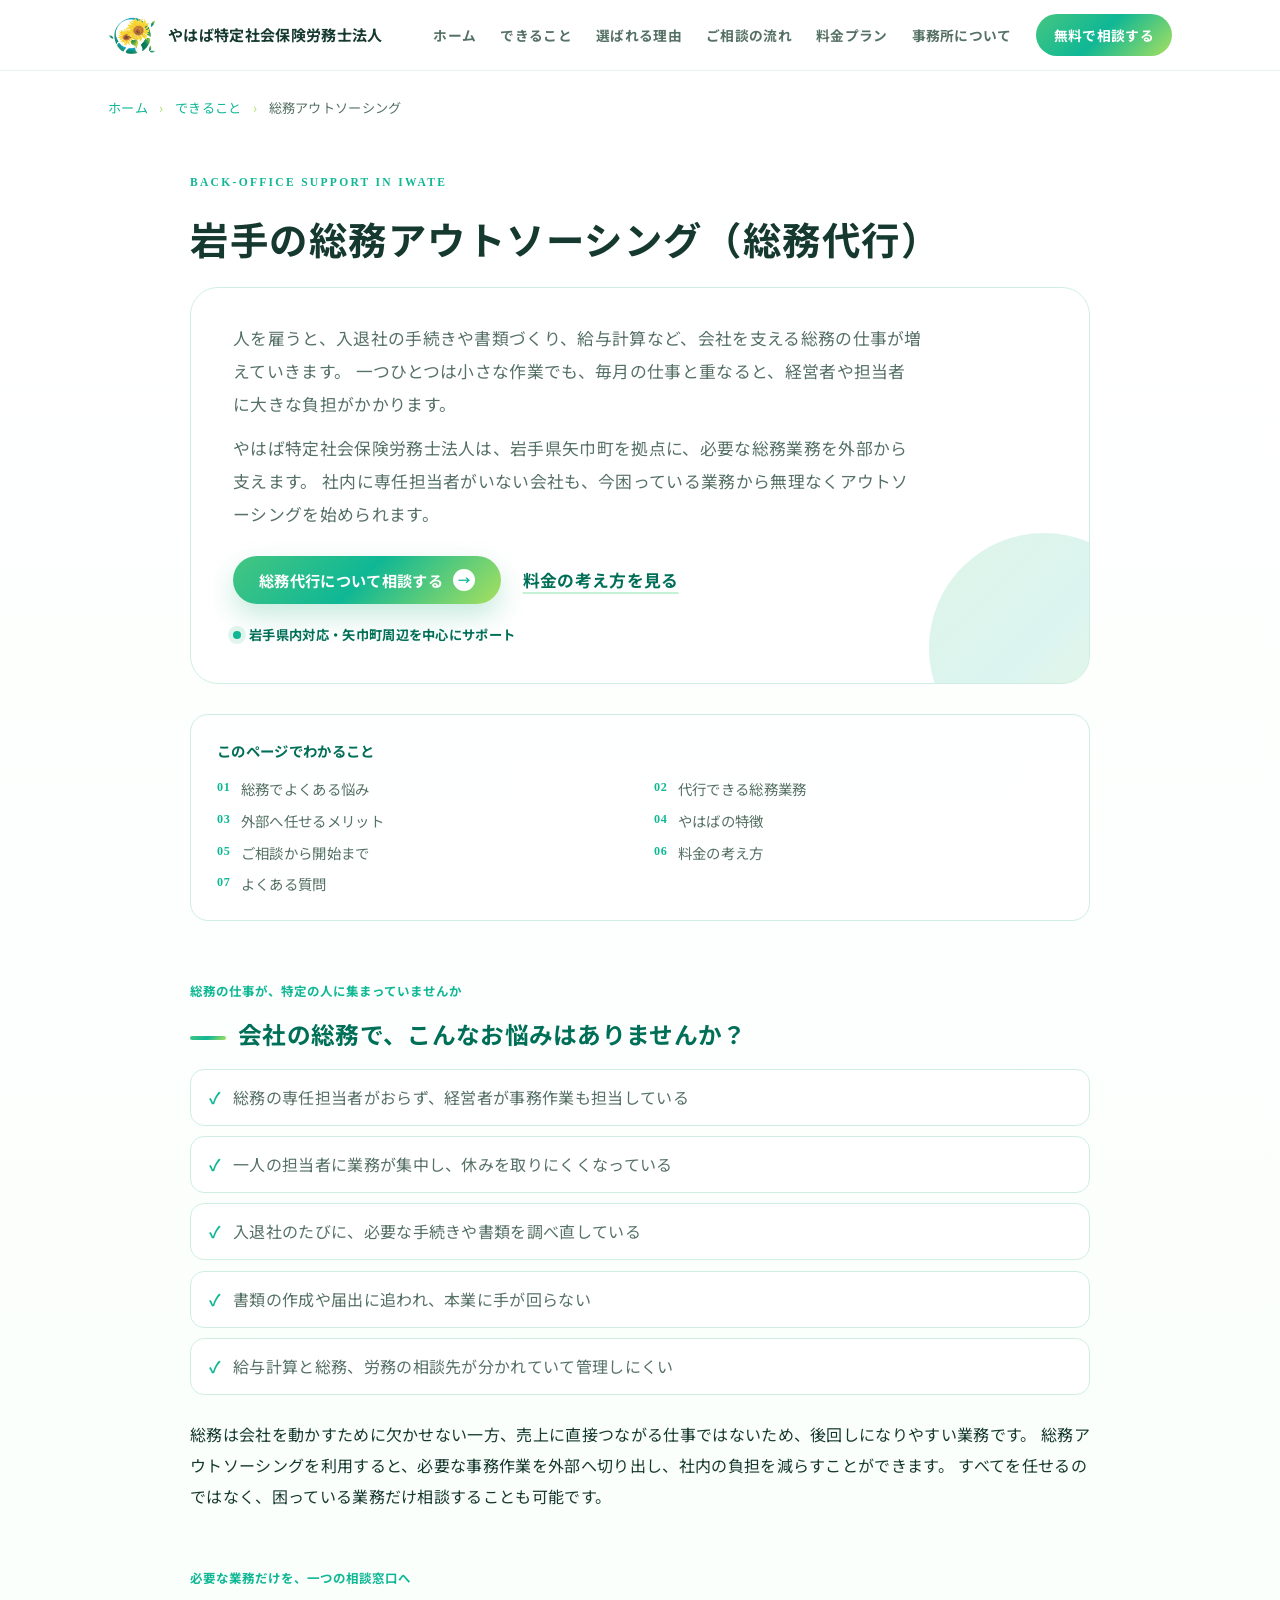
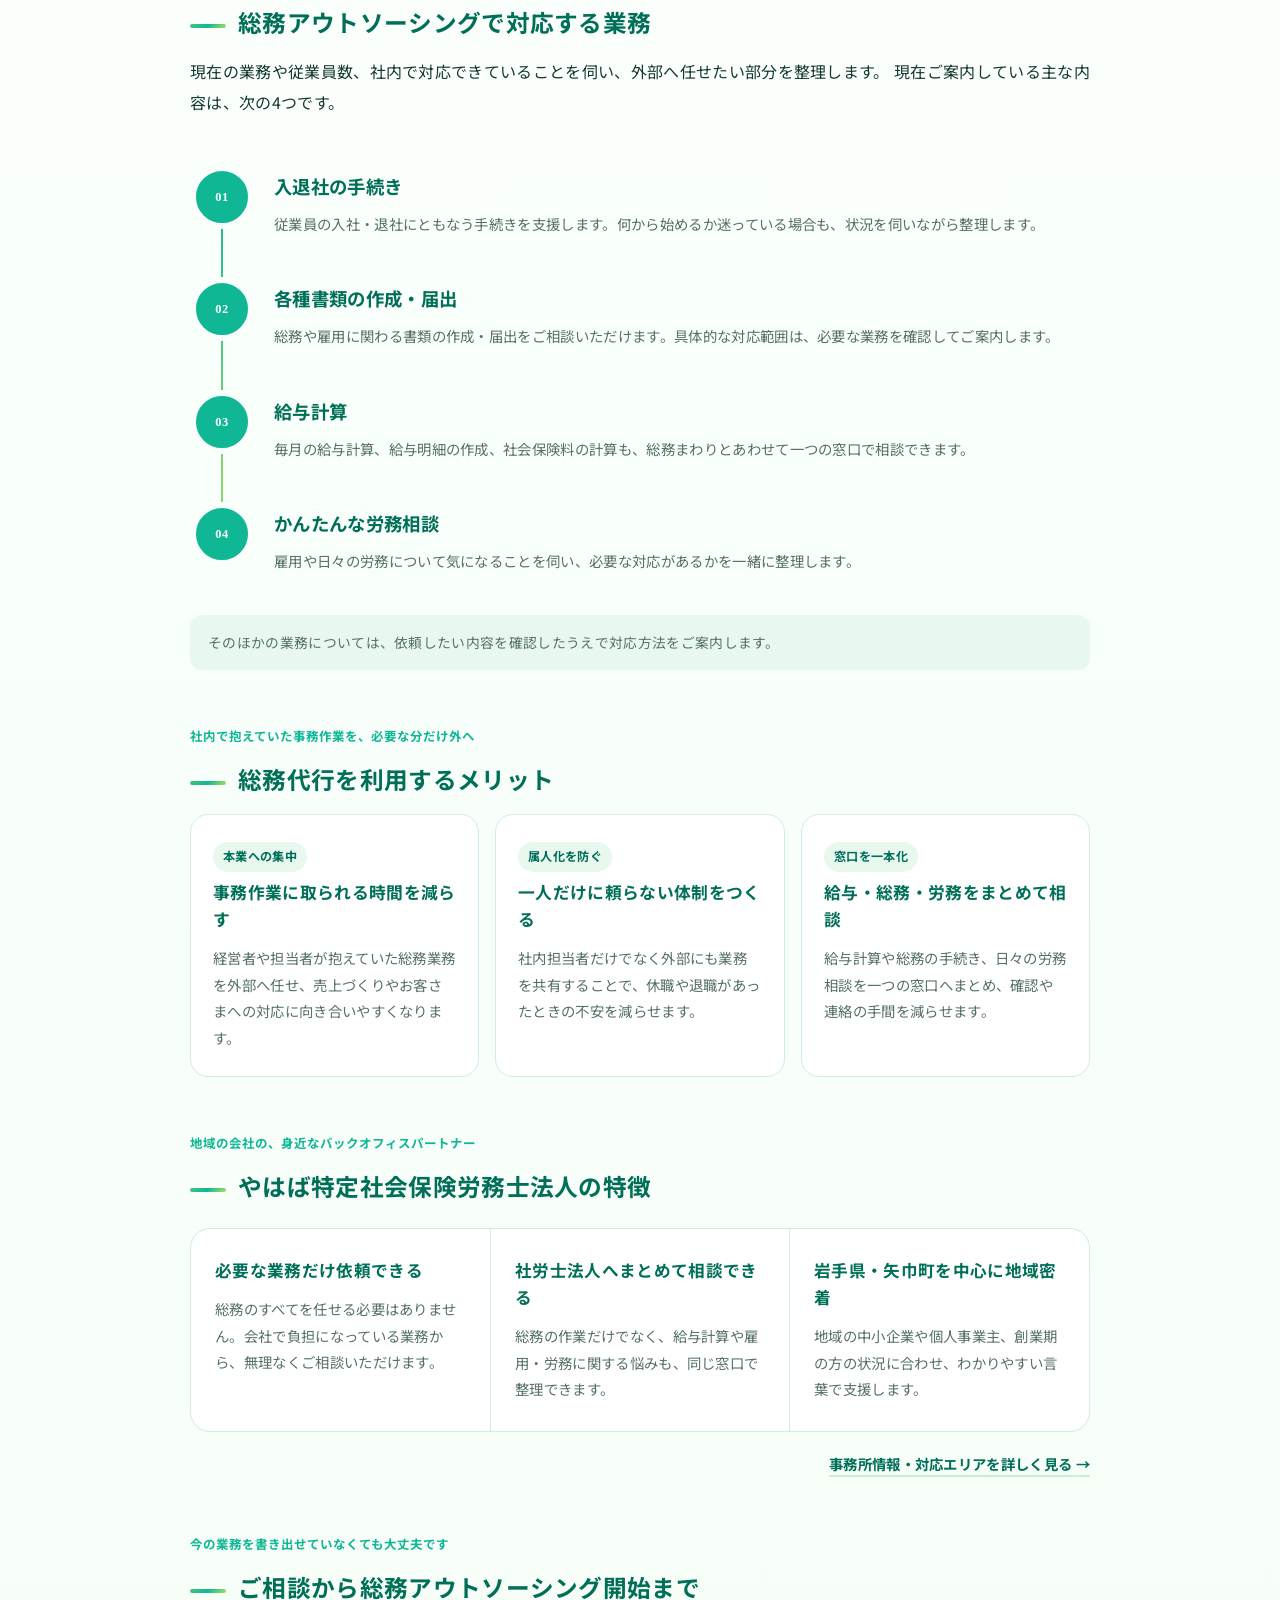
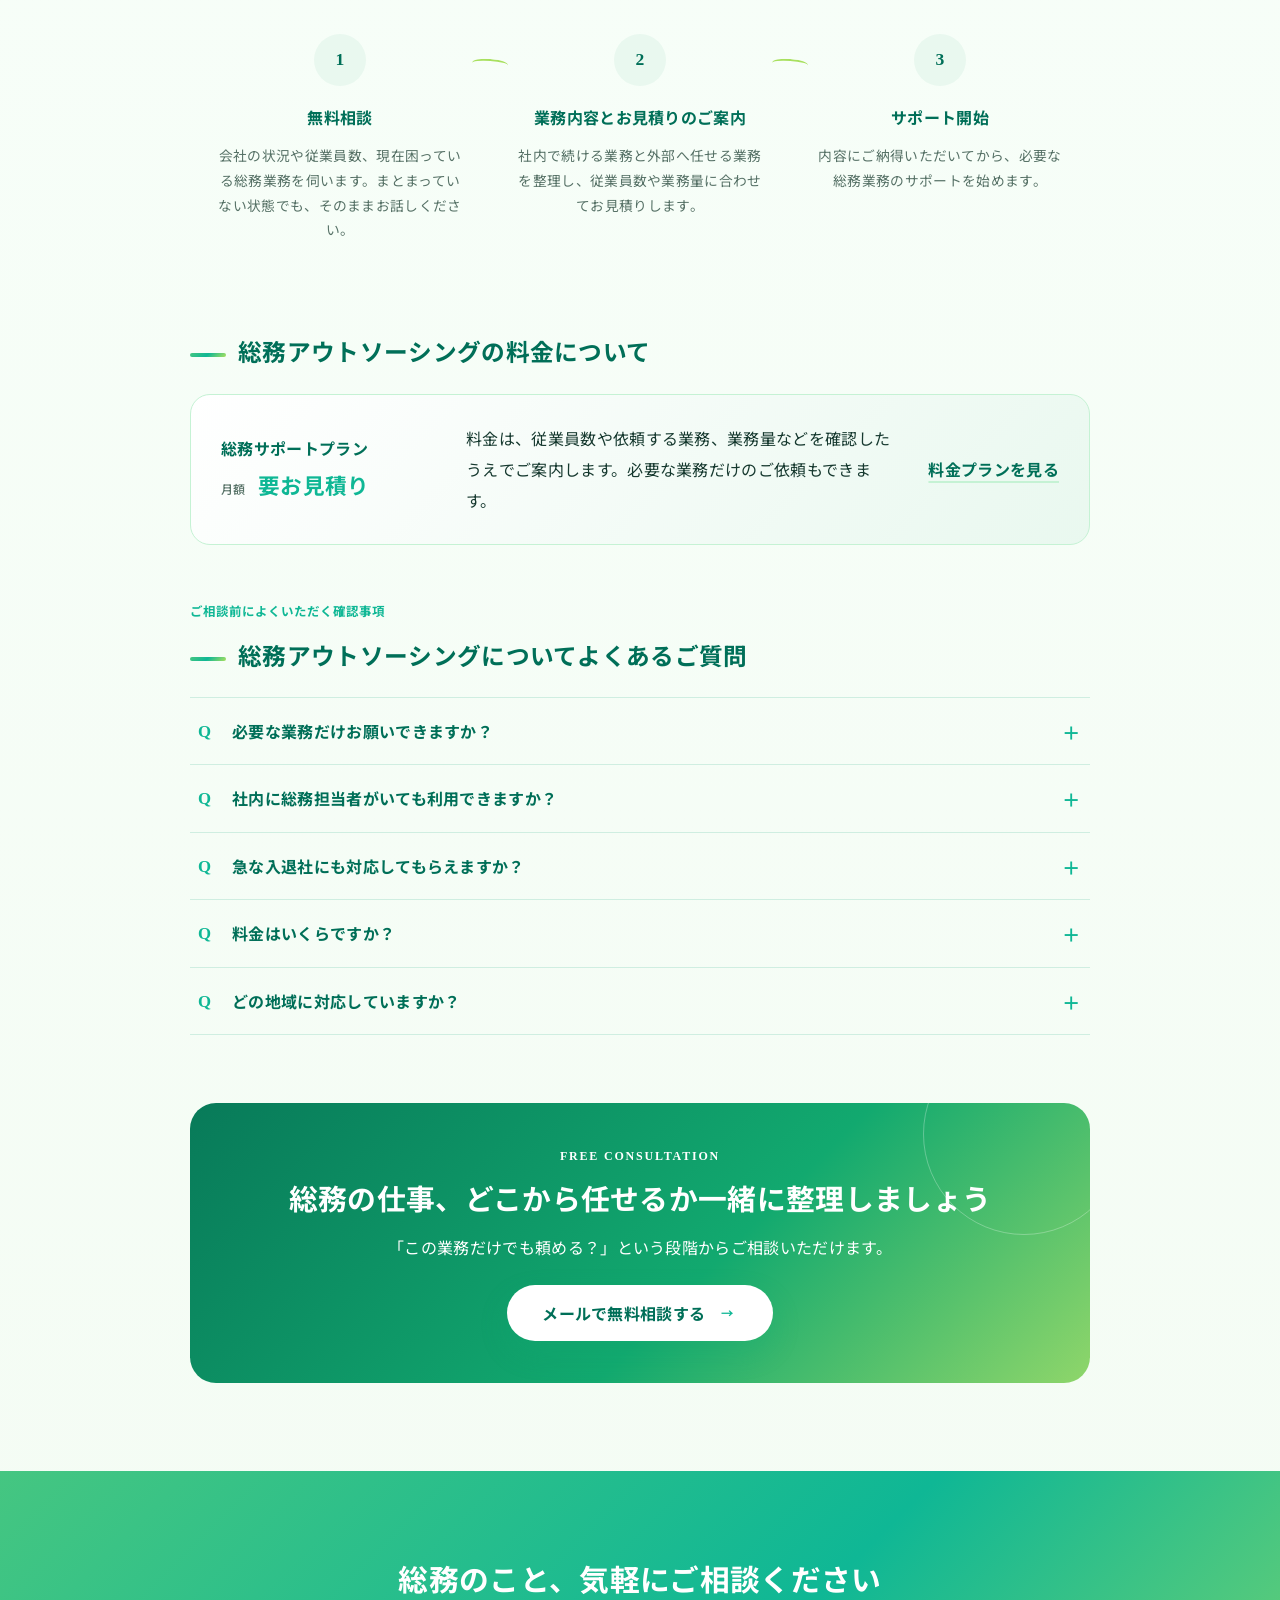
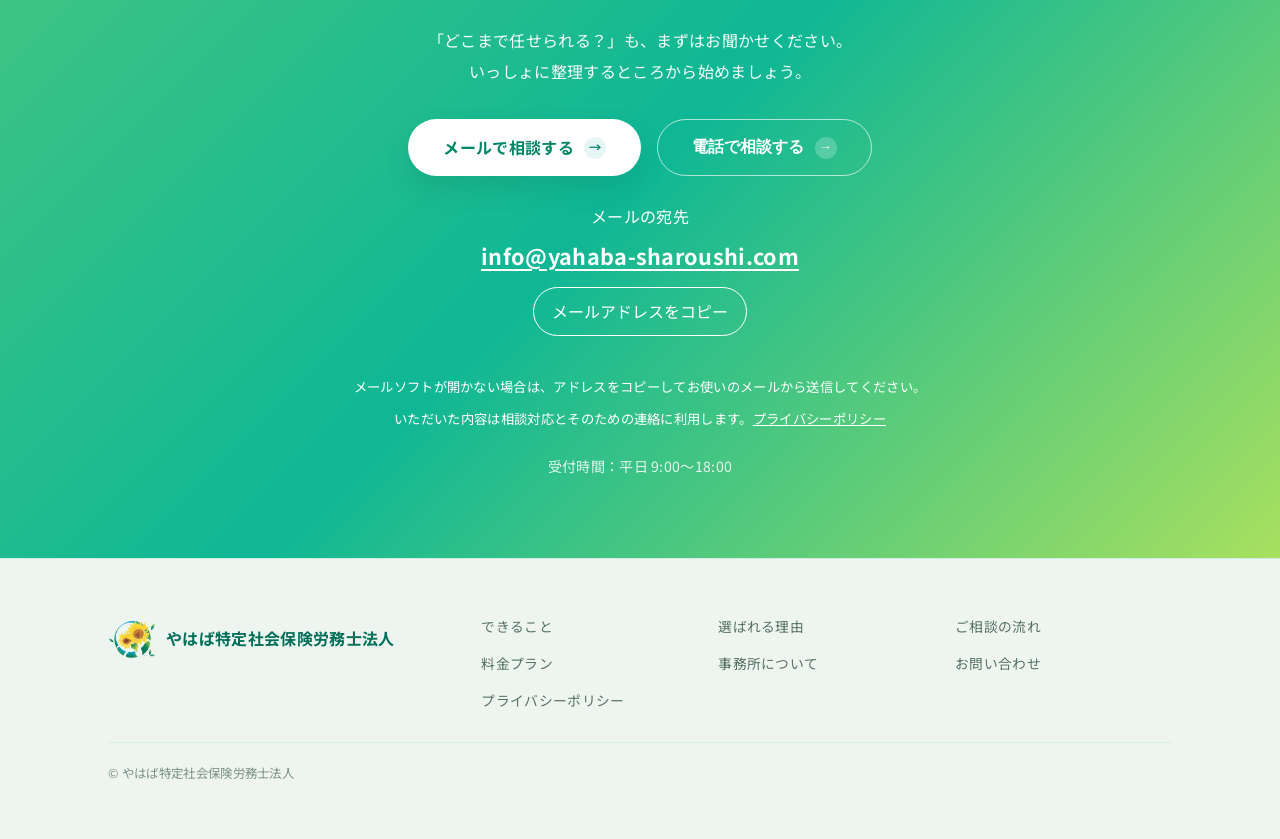
<file: soumu.html>
<!DOCTYPE html>
<html lang="ja">
<head>
<meta charset="UTF-8">
<meta name="viewport" content="width=device-width, initial-scale=1.0">
<title>岩手の総務アウトソーシング・総務代行｜やはば特定社会保険労務士法人</title>
<meta name="description" content="岩手県で総務アウトソーシング・総務代行をご検討の方へ。矢巾町のやはば特定社会保険労務士法人が、入退社の手続き、各種書類の作成・届出、給与計算や労務相談を支援します。">
<link rel="preconnect" href="https://fonts.googleapis.com">
<link rel="preconnect" href="https://fonts.gstatic.com" crossorigin>
<link href="https://fonts.googleapis.com/css2?family=Noto+Sans+JP:wght@400;500;700&display=swap" rel="stylesheet">
<link rel="stylesheet" href="style.css">
<link rel="icon" href="favicon.ico?v=20260910-3" sizes="any">
<link rel="icon" type="image/png" sizes="32x32" href="favicon-32.png?v=20260910-3">
<link rel="apple-touch-icon" sizes="180x180" href="apple-touch-icon.png?v=20260910-3">
</head>
<body class="soumu-page">

<!-- ヘッダー（共通） -->
<header class="header" id="top">
  <div class="container header__inner">
    <a href="index.html" class="logo">
      <img class="office-logo" src="assets/yahaba-sunflower-logo.png?v=20260910-3" alt="" width="48" height="50">
      <span class="logo__text">やはば特定<br class="portrait-break">社会保険労務士法人</span>
    </a>
    <nav class="nav" id="nav">
      <a href="index.html">ホーム</a>
      <a href="index.html#services">できること</a>
      <a href="index.html#reasons">選ばれる理由</a>
      <a href="index.html#flow">ご相談の流れ</a>
      <a href="index.html#plans">料金プラン</a>
      <a href="index.html#about">事務所について</a>
      <a href="index.html#contact" class="nav__cta">無料で相談する</a>
    </nav>
    <button class="nav__toggle" id="navToggle" aria-label="メニューを開く" aria-expanded="false">
      <span></span><span></span><span></span>
    </button>
  </div>
</header>

<main>
  <div class="container">
    <!-- パンくず -->
    <nav class="breadcrumb" aria-label="パンくずリスト">
      <a href="index.html">ホーム</a>
      <span class="breadcrumb__sep" aria-hidden="true">›</span>
      <a href="index.html#services">できること</a>
      <span class="breadcrumb__sep" aria-hidden="true">›</span>
      総務アウトソーシング
    </nav>

    <!-- 記事本文 -->
    <article class="article">
      <p class="article__eyebrow">Back-office support in Iwate</p>
      <h1 class="article__title">岩手の総務アウトソーシング（総務代行）</h1>
      <div class="article__lead payroll-hero">
        <p class="payroll-hero__copy">
          人を雇うと、入退社の手続きや書類づくり、給与計算など、会社を支える総務の仕事が増えていきます。
          一つひとつは小さな作業でも、毎月の仕事と重なると、経営者や担当者に大きな負担がかかります。
        </p>
        <p class="payroll-hero__copy">
          やはば特定社会保険労務士法人は、岩手県矢巾町を拠点に、必要な総務業務を外部から支えます。
          社内に専任担当者がいない会社も、今困っている業務から無理なくアウトソーシングを始められます。
        </p>
        <div class="payroll-hero__actions">
          <a href="mailto:info@yahaba-sharoushi.com" class="btn btn--primary">総務代行について相談する</a>
          <a class="payroll-text-link" href="index.html#plans">料金の考え方を見る</a>
        </div>
        <p class="payroll-hero__area">岩手県内対応・矢巾町周辺を中心にサポート</p>
      </div>

      <nav class="payroll-toc" aria-label="このページの目次">
        <p class="payroll-toc__title">このページでわかること</p>
        <ol class="payroll-toc__list">
          <li><a href="#problems">総務でよくある悩み</a></li>
          <li><a href="#support-detail">代行できる総務業務</a></li>
          <li><a href="#benefits">外部へ任せるメリット</a></li>
          <li><a href="#strengths">やはばの特徴</a></li>
          <li><a href="#start-flow">ご相談から開始まで</a></li>
          <li><a href="#price">料金の考え方</a></li>
          <li><a href="#faq">よくある質問</a></li>
        </ol>
      </nav>

      <section id="problems" class="payroll-section">
        <p class="payroll-section__kicker">総務の仕事が、特定の人に集まっていませんか</p>
        <h2>会社の総務で、こんなお悩みはありませんか？</h2>
        <ul class="article__list payroll-problem-list">
          <li>総務の専任担当者がおらず、経営者が事務作業も担当している</li>
          <li>一人の担当者に業務が集中し、休みを取りにくくなっている</li>
          <li>入退社のたびに、必要な手続きや書類を調べ直している</li>
          <li>書類の作成や届出に追われ、本業に手が回らない</li>
          <li>給与計算と総務、労務の相談先が分かれていて管理しにくい</li>
        </ul>
        <p>
          総務は会社を動かすために欠かせない一方、売上に直接つながる仕事ではないため、後回しになりやすい業務です。
          総務アウトソーシングを利用すると、必要な事務作業を外部へ切り出し、社内の負担を減らすことができます。
          すべてを任せるのではなく、困っている業務だけ相談することも可能です。
        </p>
      </section>

      <section id="support-detail" class="payroll-section">
        <p class="payroll-section__kicker">必要な業務だけを、一つの相談窓口へ</p>
        <h2>総務アウトソーシングで対応する業務</h2>
        <p>
          現在の業務や従業員数、社内で対応できていることを伺い、外部へ任せたい部分を整理します。
          現在ご案内している主な内容は、次の4つです。
        </p>
        <div class="payroll-services" aria-label="総務アウトソーシングの対応業務">
          <article class="payroll-service">
            <span class="payroll-service__num" aria-hidden="true">01</span>
            <div>
              <h3>入退社の手続き</h3>
              <p>従業員の入社・退社にともなう手続きを支援します。何から始めるか迷っている場合も、状況を伺いながら整理します。</p>
            </div>
          </article>
          <article class="payroll-service">
            <span class="payroll-service__num" aria-hidden="true">02</span>
            <div>
              <h3>各種書類の作成・届出</h3>
              <p>総務や雇用に関わる書類の作成・届出をご相談いただけます。具体的な対応範囲は、必要な業務を確認してご案内します。</p>
            </div>
          </article>
          <article class="payroll-service">
            <span class="payroll-service__num" aria-hidden="true">03</span>
            <div>
              <h3>給与計算</h3>
              <p>毎月の給与計算、給与明細の作成、社会保険料の計算も、総務まわりとあわせて一つの窓口で相談できます。</p>
            </div>
          </article>
          <article class="payroll-service">
            <span class="payroll-service__num" aria-hidden="true">04</span>
            <div>
              <h3>かんたんな労務相談</h3>
              <p>雇用や日々の労務について気になることを伺い、必要な対応があるかを一緒に整理します。</p>
            </div>
          </article>
        </div>
        <p class="payroll-note">そのほかの業務については、依頼したい内容を確認したうえで対応方法をご案内します。</p>
      </section>

      <section id="benefits" class="payroll-section">
        <p class="payroll-section__kicker">社内で抱えていた事務作業を、必要な分だけ外へ</p>
        <h2>総務代行を利用するメリット</h2>
        <div class="payroll-benefits">
          <article class="payroll-benefit">
            <p class="payroll-benefit__label">本業への集中</p>
            <h3>事務作業に取られる時間を減らす</h3>
            <p>経営者や担当者が抱えていた総務業務を外部へ任せ、売上づくりやお客さまへの対応に向き合いやすくなります。</p>
          </article>
          <article class="payroll-benefit">
            <p class="payroll-benefit__label">属人化を防ぐ</p>
            <h3>一人だけに頼らない体制をつくる</h3>
            <p>社内担当者だけでなく外部にも業務を共有することで、休職や退職があったときの不安を減らせます。</p>
          </article>
          <article class="payroll-benefit">
            <p class="payroll-benefit__label">窓口を一本化</p>
            <h3>給与・総務・労務をまとめて相談</h3>
            <p>給与計算や総務の手続き、日々の労務相談を一つの窓口へまとめ、確認や連絡の手間を減らせます。</p>
          </article>
        </div>
      </section>

      <section id="strengths" class="payroll-section">
        <p class="payroll-section__kicker">地域の会社の、身近なバックオフィスパートナー</p>
        <h2>やはば特定社会保険労務士法人の特徴</h2>
        <div class="payroll-strengths">
          <article class="payroll-strength">
            <h3>必要な業務だけ依頼できる</h3>
            <p>総務のすべてを任せる必要はありません。会社で負担になっている業務から、無理なくご相談いただけます。</p>
          </article>
          <article class="payroll-strength">
            <h3>社労士法人へまとめて相談できる</h3>
            <p>総務の作業だけでなく、給与計算や雇用・労務に関する悩みも、同じ窓口で整理できます。</p>
          </article>
          <article class="payroll-strength">
            <h3>岩手県・矢巾町を中心に地域密着</h3>
            <p>地域の中小企業や個人事業主、創業期の方の状況に合わせ、わかりやすい言葉で支援します。</p>
          </article>
        </div>
        <p class="payroll-inline-link"><a href="index.html#about">事務所情報・対応エリアを詳しく見る <span aria-hidden="true">→</span></a></p>
      </section>

      <section id="start-flow" class="payroll-section">
        <p class="payroll-section__kicker">今の業務を書き出せていなくても大丈夫です</p>
        <h2>ご相談から総務アウトソーシング開始まで</h2>
        <ol class="payroll-flow">
          <li class="payroll-flow__item">
            <span class="payroll-flow__num">1</span>
            <div>
              <h3>無料相談</h3>
              <p>会社の状況や従業員数、現在困っている総務業務を伺います。まとまっていない状態でも、そのままお話しください。</p>
            </div>
          </li>
          <li class="payroll-flow__item">
            <span class="payroll-flow__num">2</span>
            <div>
              <h3>業務内容とお見積りのご案内</h3>
              <p>社内で続ける業務と外部へ任せる業務を整理し、従業員数や業務量に合わせてお見積りします。</p>
            </div>
          </li>
          <li class="payroll-flow__item">
            <span class="payroll-flow__num">3</span>
            <div>
              <h3>サポート開始</h3>
              <p>内容にご納得いただいてから、必要な総務業務のサポートを始めます。</p>
            </div>
          </li>
        </ol>
      </section>

      <section id="price" class="payroll-section">
        <p class="payroll-section__kicker">従業員数と必要な業務に合わせてご案内します</p>
        <h2>総務アウトソーシングの料金について</h2>
        <div class="payroll-price">
          <div>
            <p class="payroll-price__label">総務サポートプラン</p>
            <p class="payroll-price__value"><span>月額</span> 要お見積り</p>
          </div>
          <p>料金は、従業員数や依頼する業務、業務量などを確認したうえでご案内します。必要な業務だけのご依頼もできます。</p>
          <a class="payroll-text-link" href="index.html#plans">料金プランを見る</a>
        </div>
      </section>

      <section id="faq" class="payroll-section payroll-faq">
        <p class="payroll-section__kicker">ご相談前によくいただく確認事項</p>
        <h2>総務アウトソーシングについてよくあるご質問</h2>
        <div class="payroll-faq__items">
          <details>
            <summary>必要な業務だけお願いできますか？</summary>
            <p>はい。入退社の手続きや書類づくりなど、会社で負担になっている業務からご相談いただけます。</p>
          </details>
          <details>
            <summary>社内に総務担当者がいても利用できますか？</summary>
            <p>現在の役割分担を伺い、社内に残す業務と外部へ任せる業務を整理します。担当者の負担を減らしたい場合もご相談ください。</p>
          </details>
          <details>
            <summary>急な入退社にも対応してもらえますか？</summary>
            <p>必要な時期や現在の状況を確認したうえで、対応方法をご案内します。予定がわかった段階で、できるだけ早めにご相談ください。</p>
          </details>
          <details>
            <summary>料金はいくらですか？</summary>
            <p>従業員数や依頼する業務、業務量によって異なるため、個別にお見積りします。最初のご相談は無料です。</p>
          </details>
          <details>
            <summary>どの地域に対応していますか？</summary>
            <p>岩手県内に対応し、矢巾町周辺を中心にご相談を承っています。詳しい対応方法はお問い合わせください。</p>
          </details>
        </div>
      </section>

      <aside class="payroll-mini-cta" aria-label="総務アウトソーシングのご相談">
        <p class="payroll-mini-cta__eyebrow">Free consultation</p>
        <h2>総務の仕事、どこから任せるか一緒に整理しましょう</h2>
        <p>「この業務だけでも頼める？」という段階からご相談いただけます。</p>
        <a href="mailto:info@yahaba-sharoushi.com" class="btn btn--primary btn--lg">メールで無料相談する</a>
      </aside>
    </article>
  </div>

  <!-- お問い合わせ（共通CTA） -->
  <section class="cta" id="contact">
    <div class="container cta__inner">
      <h2 class="cta__title">総務のこと、気軽にご相談ください</h2>
      <p class="cta__text">
        「どこまで任せられる？」も、まずはお聞かせください。<br>
        いっしょに整理するところから始めましょう。
      </p>
      <div class="cta__actions">
        <a href="mailto:info@yahaba-sharoushi.com" class="btn btn--white btn--lg">メールで相談する</a>
        <button type="button" class="btn btn--outline btn--lg phone-modal-open">電話で相談する</button>
      </div>
            <div class="contact-email">
        <p>メールの宛先</p>
        <a class="contact-email__address" href="mailto:info@yahaba-sharoushi.com">info@yahaba-sharoushi.com</a>
        <button type="button" class="contact-email__copy" data-copy-email>メールアドレスをコピー</button>
        <p class="contact-email__status" role="status" aria-live="polite"></p>
        <p class="contact-email__note">メールソフトが開かない場合は、アドレスをコピーしてお使いのメールから送信してください。</p>
        <p class="contact-email__note">いただいた内容は相談対応とそのための連絡に利用します。<a href="privacy.html">プライバシーポリシー</a></p>
      </div>
      <p class="cta__note">受付時間：平日 9:00〜18:00</p>
    </div>
  </section>
</main>

<!-- フッター（共通） -->
<footer class="footer">
  <div class="container footer__inner">
    <div class="footer__brand">
      <img class="office-logo" src="assets/yahaba-sunflower-logo.png?v=20260910-3" alt="" width="48" height="50">
      <span>やはば特定<br class="portrait-break">社会保険労務士法人</span>
    </div>
    <nav class="footer__nav">
      <a href="index.html#services">できること</a>
      <a href="index.html#reasons">選ばれる理由</a>
      <a href="index.html#flow">ご相談の流れ</a>
      <a href="index.html#plans">料金プラン</a>
      <a href="index.html#about">事務所について</a>
      <a href="index.html#contact">お問い合わせ</a>
      <a href="privacy.html">プライバシーポリシー</a>
    </nav>
    <p class="footer__copy">&copy; やはば特定社会保険労務士法人</p>
  </div>
</footer>


<!-- 電話番号ポップアップ -->
<div class="phone-modal" id="phoneModal" aria-hidden="true">
  <div class="phone-modal__overlay" data-phone-close></div>
  <div class="phone-modal__dialog" role="dialog" aria-modal="true" aria-labelledby="phoneModalTitle">
    <button type="button" class="phone-modal__close" aria-label="閉じる" data-phone-close>×</button>
    <p class="phone-modal__eyebrow">お電話でのご相談</p>
    <h2 class="phone-modal__title" id="phoneModalTitle">やはば特定<br class="portrait-break">社会保険労務士法人</h2>
    <a class="phone-modal__number" href="tel:0196133228">019-613-3228</a>
    <p class="phone-modal__note">スマートフォンでは番号をタップすると発信できます。<br>受付時間：平日 9:00〜18:00</p>
  </div>
</div>

<script src="script.js"></script>
</body>
</html>
</file>
<file: style.css>
/* ===== ブランド変数：JTI風の余白・透明感・グリーン基調 ===== */
:root{
  --bg:#fbefb; /* 明るい白緑 */
  --paper:#ffffff;
  --main:#12a96f; /* 添付ロゴ寄せ：明るいグリーン */
  --main-dark:#087a59; /* 暗くなりすぎない深緑 */
  --main-soft:#e9f8ef;
  --accent:#8fd66a; /* 黄みのあるライム寄り */
  --accent-2:#caecc2;
  --sub:#f2fbf1;
  --line:#d9efdf;
  --text:#16392f;
  --text-sub:#567166;
  --white:#ffffff;
  --radius:18px;
  --radius-lg:26px;
  --shadow:0 18px 50px rgba(18,169,111,.13);
  --maxw:1120px;
}

*{box-sizing:border-box;}
html{scroll-behavior:smooth;}
body{
  margin:0;
  font-family:"Noto Sans JP",-apple-system,BlinkMacSystemFont,"Segoe UI",sans-serif;
  color:var(--text);
  background:var(--bg);
  line-height:1.95;
  letter-spacing:.02em;
  -webkit-font-smoothing:antialiased;
}
img{max-width:100%;display:block;}
a{color:inherit;text-decoration:none;}
h1,h2,h3,p,dl,dd{margin:0;}
ul,ol{margin:0;padding:0;list-style:none;}

.container{width:100%;max-width:var(--maxw);margin-inline:auto;padding-inline:28px;}

/* ===== ボタン ===== */
.btn{
  display:inline-flex;align-items:center;justify-content:center;gap:.65em;
  padding:13px 26px;border-radius:999px;font-weight:700;font-size:.95rem;
  transition:transform .18s ease, box-shadow .2s ease, background .2s ease, border-color .2s ease;
  white-space:nowrap;line-height:1.4;
}
.btn--lg{padding:16px 34px;font-size:1rem;}
.btn--primary{background:linear-gradient(135deg,#62c56f 0%,#12a96f 52%,#8fd66a 100%);color:var(--white);box-shadow:0 12px 28px rgba(18,169,111,.24);}
.btn--primary:hover{background:linear-gradient(135deg,#52bc68 0%,#0b9864 58%,#7ccb5c 100%);transform:translateY(-2px);}
.btn--ghost{background:var(--white);color:var(--main);border:1px solid var(--line);}
.btn--ghost:hover{background:var(--main-soft);border-color:var(--accent-2);}
.btn--outline{background:transparent;color:var(--white);border:1px solid rgba(255,255,255,.65);}
.btn--outline:hover{background:rgba(255,255,255,.13);}
.btn::after{content:"→";display:grid;place-items:center;flex:none;width:22px;height:22px;border-radius:50%;font-size:.78rem;line-height:1;transition:transform .2s ease;}
.btn--primary::after{background:var(--white);color:var(--main);}
.btn--ghost::after{background:var(--main-soft);color:var(--main);}
.btn--outline::after{background:rgba(255,255,255,.22);color:var(--white);}
.btn:hover::after{transform:translateX(3px);}

/* ===== ヘッダー ===== */
.header{position:sticky;top:0;z-index:50;background:rgba(251,254,251,.84);backdrop-filter:blur(16px);border-bottom:1px solid rgba(0,122,77,.09);transition:background .3s ease, box-shadow .3s ease;}
.header.is-scrolled{background:rgba(251,254,251,.97);box-shadow:0 8px 28px rgba(18,169,111,.09);}
.header__inner{display:flex;align-items:center;justify-content:space-between;height:70px;}
.logo{display:flex;align-items:center;gap:12px;font-weight:700;min-width:0;}
.logo__mark{display:grid;place-items:center;width:36px;height:36px;border-radius:12px;background:linear-gradient(135deg,#6cc56f 0%,#12a96f 55%,#8fd66a 100%);color:var(--white);font-size:.8rem;letter-spacing:.06em;box-shadow:0 10px 22px rgba(18,169,111,.22);}
.logo__text{font-size:.94rem;white-space:nowrap;}
.nav{display:flex;align-items:center;gap:24px;}
.nav a{font-size:.86rem;font-weight:700;color:var(--text-sub);transition:color .2s;}
.nav a:hover{color:var(--main);}
.nav__cta{background:linear-gradient(135deg,#62c56f 0%,#12a96f 58%,#8fd66a 100%);color:var(--white)!important;padding:8px 18px;border-radius:999px;}
.nav__toggle{display:none;flex-direction:column;gap:5px;background:none;border:none;cursor:pointer;padding:8px;}
.nav__toggle span{display:block;width:24px;height:2px;background:var(--main);transition:.3s;}

/* ===== ヒーロー：写真カード＋大きな余白 ===== */
.hero{position:relative;overflow:hidden;background:linear-gradient(180deg,#fbfffb 0%,#f3fbf2 100%);padding:54px 0 88px;}
.hero::before{content:"";position:absolute;inset:auto -10% 26px -10%;height:170px;background:var(--white);transform:rotate(-3deg);transform-origin:center;z-index:0;}
.hero::after{content:"";position:absolute;right:-120px;top:70px;width:420px;height:420px;border-radius:50%;background:radial-gradient(circle,rgba(143,214,106,.24),rgba(18,169,111,.06) 55%,transparent 72%);pointer-events:none;}
.hero__curve{position:absolute;inset:0;width:100%;height:100%;z-index:1;opacity:.85;pointer-events:none;}
.hero__inner{position:relative;z-index:2;display:grid;grid-template-columns:.88fr 1.12fr;gap:54px;align-items:center;}
.hero__body{padding-top:10px;}
.hero__lead{display:inline-flex;align-items:center;gap:10px;color:var(--main);font-weight:700;font-size:.86rem;letter-spacing:.08em;margin-bottom:18px;}
.hero__lead::before{content:"";width:34px;height:1px;background:var(--accent);}
.hero__title{font-size:clamp(2rem,4vw,3.35rem);font-weight:700;line-height:1.35;letter-spacing:.03em;margin-bottom:24px;color:var(--text);}
.hero__text{color:var(--text-sub);font-size:1.02rem;margin-bottom:30px;}
.hero__actions{display:flex;flex-wrap:wrap;gap:14px;margin-bottom:24px;}
.hero__points{display:flex;flex-wrap:wrap;gap:10px 18px;}
.hero__points li{position:relative;padding:7px 12px 7px 32px;border:1px solid var(--line);border-radius:999px;background:rgba(255,255,255,.72);font-size:.84rem;color:var(--text-sub);}
.hero__points li::before{content:"✓";position:absolute;left:13px;color:var(--main);font-weight:700;}
.hero__visual{position:relative;min-height:455px;}
.hero__photo{position:absolute;overflow:hidden;background:var(--sub);box-shadow:var(--shadow);border:1px solid rgba(255,255,255,.8);}
.hero__photo img{width:100%;height:100%;object-fit:cover;filter:saturate(1.08) contrast(1.01) brightness(1.04);}
.hero__photo--large{left:0;top:0;width:69%;height:305px;border-radius:28px;}
.hero__photo--small{right:0;top:34px;width:38%;height:245px;border-radius:18px;}
.hero__photo--thin{right:8%;bottom:0;width:58%;height:160px;border-radius:18px;}
.hero__bigword{position:absolute;left:14%;bottom:92px;color:var(--main);font-size:clamp(2.2rem,5vw,4.8rem);font-weight:500;letter-spacing:.14em;opacity:.78;line-height:1;}

/* ===== 帯 ===== */
.band{background:var(--white);padding:46px 0;text-align:left;border-top:1px solid var(--line);border-bottom:1px solid var(--line);}
.band__text{max-width:820px;margin-inline:auto;color:var(--main-dark);font-size:1.16rem;font-weight:700;line-height:2.05;}

/* ===== セクション共通 ===== */
.section{padding:86px 0;background:var(--bg);}
.section--alt{background:var(--sub);}
.section__head{max-width:760px;margin:0 0 46px;}
.section__head{text-align:left;}
.section__eyebrow{display:block;color:var(--main);font-weight:700;font-size:.72rem;letter-spacing:.2em;text-transform:uppercase;margin-bottom:9px;font-family:Georgia,serif;}
.section__eyebrow::before{content:none;}
.section__title{font-size:clamp(1.65rem,2.8vw,2.35rem);font-weight:700;line-height:1.45;letter-spacing:.04em;margin-bottom:12px;}
.section__desc{color:var(--text-sub);}

/* ===== カード ===== */
.cards{display:grid;grid-template-columns:repeat(3,1fr);gap:24px;}
.card{position:relative;display:flex;flex-direction:column;min-height:330px;background:var(--white);border-radius:var(--radius);padding:30px 26px 28px;box-shadow:none;border:1px solid var(--line);overflow:hidden;transition:transform .2s ease, box-shadow .2s ease, border-color .2s ease;}
.card::before{content:"";position:absolute;left:0;right:0;top:0;height:7px;background:linear-gradient(90deg,#12a96f 0%,#62c56f 55%,#8fd66a 100%);}
.card:hover{transform:translateY(-6px);box-shadow:var(--shadow);border-color:var(--accent-2);}
.card__ico{display:grid;place-items:center;width:54px;height:54px;background:var(--main-soft);border-radius:16px;font-size:1.55rem;margin-bottom:20px;}
.card__title{font-size:1.22rem;font-weight:700;margin-bottom:12px;color:var(--main-dark);}
.card__text{color:var(--text-sub);font-size:.94rem;line-height:1.9;}
.card__more{display:inline-flex;align-items:center;gap:.35em;margin-top:auto;padding-top:22px;color:var(--main);font-weight:700;font-size:.9rem;}
.card:hover .card__more{gap:.7em;}

/* ===== 選ばれる理由 ===== */
.reasons{display:grid;grid-template-columns:repeat(3,1fr);gap:18px;}
.reason{position:relative;background:var(--white);border-radius:16px;padding:28px 24px;border:1px solid var(--line);transition:background .25s ease, color .25s ease, transform .2s ease;}
.reason:hover{background:var(--main);transform:translateY(-5px);}
.reason__num{display:block;color:var(--accent);font-weight:700;font-size:.82rem;letter-spacing:.16em;margin-bottom:14px;}
.reason__title{font-size:1.12rem;font-weight:700;margin-bottom:10px;color:var(--main-dark);}
.reason__text{color:var(--text-sub);font-size:.92rem;line-height:1.85;}
.reason:hover .reason__num,.reason:hover .reason__title{color:var(--white);}
.reason:hover .reason__text{color:rgba(255,255,255,.92);}

/* ===== 流れ ===== */
.flow{display:grid;grid-template-columns:repeat(3,1fr);gap:22px;counter-reset:step;}
.flow__step{position:relative;background:var(--white);border-radius:var(--radius);padding:34px 26px 30px;border:1px solid var(--line);}
.flow__step:not(:last-child)::after{content:"";position:absolute;right:-16px;top:50%;width:28px;height:1px;background:var(--accent-2);}
.flow__num{display:grid;place-items:center;width:46px;height:46px;margin:0 0 18px;background:linear-gradient(135deg,#62c56f 0%,#12a96f 58%,#8fd66a 100%);color:var(--white);border-radius:50%;font-size:1.15rem;font-weight:700;}
.flow__title{font-size:1.12rem;font-weight:700;margin-bottom:10px;}
.flow__text{color:var(--text-sub);font-size:.92rem;}

/* ===== 料金 ===== */
.plans{display:grid;grid-template-columns:repeat(3,1fr);gap:24px;align-items:stretch;}
.plan{position:relative;display:flex;flex-direction:column;background:var(--white);border-radius:var(--radius-lg);padding:34px 28px;border:1px solid var(--line);box-shadow:none;}
.plan--featured{border:2px solid var(--main);box-shadow:var(--shadow);}
.plan__badge{position:absolute;top:18px;right:22px;background:linear-gradient(135deg,#62c56f 0%,#12a96f 58%,#8fd66a 100%);color:var(--white);font-size:.78rem;font-weight:700;padding:4px 14px;border-radius:999px;}
.plan__name{font-size:1.22rem;font-weight:700;color:var(--main-dark);margin-bottom:8px;padding-right:54px;}
.plan__for{color:var(--text-sub);font-size:.88rem;margin-bottom:18px;min-height:2.8em;}
.plan__price{font-size:1.42rem;font-weight:700;color:var(--main);padding-bottom:18px;margin-bottom:18px;border-bottom:1px solid var(--line);}
.plan__from{font-size:.84rem;font-weight:500;color:var(--text-sub);margin-right:8px;}
.plan__list{display:flex;flex-direction:column;gap:9px;margin-bottom:26px;flex-grow:1;}
.plan__list li{position:relative;padding-left:24px;font-size:.92rem;color:var(--text-sub);}
.plan__list li::before{content:"✓";position:absolute;left:0;top:0;color:var(--main);font-weight:700;}
.plan__btn{width:100%;}
.plans__note{text-align:left;color:var(--text-sub);font-size:.88rem;margin-top:28px;}

/* ===== About ===== */
.about{display:grid;grid-template-columns:.92fr 1.08fr;gap:50px;align-items:start;}
.about__text{color:var(--text-sub);margin-bottom:18px;}
.about .section__title{text-align:left;margin-top:6px;}
.info{background:var(--white);border-radius:var(--radius-lg);padding:10px 28px;border:1px solid var(--line);}
.info__row{display:flex;gap:18px;padding:17px 0;border-bottom:1px solid var(--line);}
.info__row:last-child{border-bottom:none;}
.info__row dt{flex:0 0 92px;font-weight:700;color:var(--main-dark);font-size:.9rem;}
.info__row dd{color:var(--text-sub);font-size:.93rem;}
.office-gallery{position:relative;margin-top:52px;width:100%;aspect-ratio:16/6;border-radius:var(--radius-lg);overflow:hidden;border:1px solid var(--line);box-shadow:var(--shadow);background:var(--sub);}
.office-gallery__slide{position:absolute;inset:0;margin:0;opacity:0;animation:officeFade 18s infinite;}
.office-gallery__slide img{width:100%;height:100%;object-fit:cover;display:block;}
.office-gallery__slide:nth-child(1){animation-delay:0s;}
.office-gallery__slide:nth-child(2){animation-delay:6s;}
.office-gallery__slide:nth-child(3){animation-delay:12s;}
@keyframes officeFade{0%{opacity:0;}4%{opacity:1;}30%{opacity:1;}36%{opacity:0;}100%{opacity:0;}}
.office-gallery__note{position:absolute;right:14px;bottom:12px;z-index:2;background:rgba(24,53,42,.55);color:#fff;font-size:.75rem;padding:5px 12px;border-radius:999px;}
@media (prefers-reduced-motion: reduce){.office-gallery__slide{animation:none;}.office-gallery__slide:nth-child(1){opacity:1;}}

/* ===== 代表挨拶 ===== */
.greeting{display:grid;grid-template-columns:280px 1fr;gap:48px;align-items:start;}
.greeting__person{text-align:center;background:var(--white);border-radius:var(--radius-lg);padding:34px 24px;border:1px solid var(--line);position:sticky;top:96px;}
.greeting__photo{display:grid;place-items:center;width:120px;height:120px;margin:0 auto 18px;border-radius:50%;background:var(--main-soft);color:var(--main);font-weight:700;font-size:1.1rem;border:1px solid var(--accent-2);}
.greeting__role{font-size:.84rem;color:var(--text-sub);margin-bottom:4px;}
.greeting__name{font-size:1.18rem;font-weight:700;color:var(--main-dark);}
.greeting__body .section__title{text-align:left;margin-bottom:22px;}
.greeting__text{color:var(--text-sub);margin-bottom:16px;}
.greeting__sign{margin-top:24px;font-weight:700;color:var(--main-dark);text-align:right;}

/* ===== CTA / Footer ===== */
.cta{background:linear-gradient(135deg,#62c56f 0%,#12a96f 52%,#8fd66a 100%);color:var(--white);padding:78px 0;text-align:center;}
.cta__title{font-size:1.86rem;font-weight:700;margin-bottom:18px;}
.cta__text{margin-bottom:32px;opacity:.95;}
.cta__actions{display:flex;flex-wrap:wrap;gap:16px;justify-content:center;}
.cta__note{margin-top:22px;font-size:.88rem;opacity:.85;}
.footer{background:#eef5f0;color:var(--text-sub);padding:54px 0;border-top:1px solid var(--line);}
.footer__inner{display:grid;grid-template-columns:1fr 2fr;gap:28px;align-items:start;}
.footer__brand{display:flex;align-items:center;gap:10px;font-weight:700;color:var(--main-dark);}
.footer__nav{display:grid;grid-template-columns:repeat(3,minmax(0,1fr));gap:10px 20px;}
.footer__nav a{font-size:.86rem;color:var(--text-sub);transition:color .2s;}
.footer__nav a:hover{color:var(--main);}
.footer__copy{grid-column:1/-1;font-size:.78rem;opacity:.75;border-top:1px solid var(--line);padding-top:18px;}

.floating-cta{position:fixed;right:22px;bottom:22px;z-index:60;display:inline-flex;align-items:center;gap:.5em;background:linear-gradient(135deg,#62c56f 0%,#12a96f 58%,#8fd66a 100%);color:var(--white);font-weight:700;font-size:.92rem;padding:13px 22px;border-radius:999px;box-shadow:0 10px 30px rgba(0,122,77,.34);transition:transform .2s ease,background .2s ease;}
.floating-cta::before{content:"💬";font-size:1.05em;}
.floating-cta:hover{background:var(--main-dark);transform:translateY(-3px);}

/* ===== 下層ページ ===== */
.breadcrumb{padding:24px 0 0;font-size:.82rem;color:var(--text-sub);}
.breadcrumb a{color:var(--main);}
.breadcrumb a:hover{text-decoration:underline;}
.breadcrumb__sep{margin:0 8px;color:var(--accent);}
.article{max-width:820px;margin-inline:auto;padding:50px 0 88px;}
.article__eyebrow{display:block;color:var(--main);font-weight:700;font-size:.72rem;letter-spacing:.2em;text-transform:uppercase;margin-bottom:10px;font-family:Georgia,serif;}
.article__eyebrow::before{content:none;}
.article__title{font-size:clamp(1.8rem,3vw,2.55rem);font-weight:700;line-height:1.45;margin-bottom:20px;letter-spacing:.04em;}
.article__lead{color:var(--text-sub);font-size:1.05rem;margin-bottom:8px;background:var(--white);border:1px solid var(--line);border-radius:var(--radius-lg);padding:24px 26px;}
.article h2{font-size:1.48rem;font-weight:700;color:var(--main-dark);line-height:1.5;margin:52px 0 16px;padding-left:16px;border-left:4px solid var(--main);}
.article h3{font-size:1.15rem;font-weight:700;color:var(--main-dark);margin:32px 0 12px;}
.article p{margin-bottom:18px;}
.article__list{display:flex;flex-direction:column;gap:10px;margin:0 0 18px;}
.article__list li{position:relative;padding:12px 16px 12px 42px;color:var(--text-sub);background:var(--white);border:1px solid var(--line);border-radius:14px;}
.article__list li::before{content:"✓";position:absolute;left:18px;top:12px;color:var(--main);font-weight:700;}
.placeholder{background:var(--main-soft);border:1px dashed var(--accent-2);border-radius:var(--radius);padding:18px 22px;margin:24px 0;color:var(--text-sub);font-size:.9rem;}
.placeholder strong{color:var(--main-dark);}

@media (max-width:980px){
  .nav{gap:18px;}.nav a{font-size:.82rem;}
  .hero__inner{grid-template-columns:1fr;gap:36px;}
  .hero__visual{min-height:390px;max-width:680px;width:100%;margin-inline:auto;}
  .cards,.reasons,.flow{grid-template-columns:repeat(2,1fr);}
  .plans{grid-template-columns:1fr;max-width:520px;}
  .plan__for{min-height:0;}
  .about{grid-template-columns:1fr;}
  .greeting{grid-template-columns:1fr;gap:32px;}
  .greeting__person{position:static;max-width:280px;margin-inline:auto;}
  .footer__inner{grid-template-columns:1fr;}
}

@media (max-width:900px){
  .nav{position:fixed;top:70px;left:0;right:0;flex-direction:column;gap:0;align-items:stretch;background:var(--bg);border-bottom:1px solid var(--line);box-shadow:0 12px 24px rgba(0,92,60,.1);max-height:0;overflow:hidden;transition:max-height .3s ease;}
  .nav.is-open{max-height:480px;}
  .nav a{width:100%;padding:15px 24px;border-top:1px solid var(--line);}
  .nav__cta{margin:14px 24px;text-align:center;}
  .nav__toggle{display:flex;}
  .nav__toggle.is-open span:nth-child(1){transform:translateY(7px) rotate(45deg);}
  .nav__toggle.is-open span:nth-child(2){opacity:0;}
  .nav__toggle.is-open span:nth-child(3){transform:translateY(-7px) rotate(-45deg);}
}

@media (max-width:640px){
  .container{padding-inline:20px;}.logo__text{display:none;}
  .hero{padding:42px 0 62px;}.hero::before{height:120px;bottom:10px;}
  .hero__visual{min-height:300px;}.hero__photo--large{width:78%;height:205px;border-radius:22px;}.hero__photo--small{width:43%;height:155px;top:28px;}.hero__photo--thin{width:66%;height:115px;}.hero__bigword{bottom:68px;font-size:2.1rem;}
  .section{padding:58px 0;}.cards,.reasons,.flow{grid-template-columns:1fr;}.flow__step:not(:last-child)::after{display:none;}
  .btn{width:100%;}.hero__actions,.cta__actions{flex-direction:column;}.hero__points{flex-direction:column;align-items:flex-start;gap:8px;}
  .info__row{flex-direction:column;gap:4px;}.info__row dt{flex-basis:auto;}
  .office-gallery{aspect-ratio:16/10;}.footer__nav{grid-template-columns:1fr 1fr;}
  .floating-cta{right:14px;bottom:14px;padding:12px 18px;font-size:.84rem;}
}

/* ===== 仕上げアニメーション：静的サイトのまま上品に動かす ===== */
@keyframes softFadeUp{
  from{opacity:0;transform:translateY(24px);filter:blur(6px);}
  to{opacity:1;transform:translateY(0);filter:blur(0);}
}
@keyframes softFadeRight{
  from{opacity:0;transform:translateX(-22px);filter:blur(5px);}
  to{opacity:1;transform:translateX(0);filter:blur(0);}
}
@keyframes photoFloat{
  0%,100%{transform:translateY(0) scale(1);}
  50%{transform:translateY(-10px) scale(1.012);}
}
@keyframes photoZoom{
  0%,100%{transform:scale(1);}
  50%{transform:scale(1.045);}
}
@keyframes lineDraw{
  from{stroke-dashoffset:1800;}
  to{stroke-dashoffset:0;}
}
@keyframes pulseGlow{
  0%,100%{box-shadow:0 10px 26px rgba(0,122,77,.20);}
  50%{box-shadow:0 14px 34px rgba(0,122,77,.34);}
}
@keyframes arrowNudge{
  0%,100%{transform:translateX(0);}
  50%{transform:translateX(4px);}
}

/* 初回表示：ヒーローを作り込んだ印象に */
.hero__lead{animation:softFadeRight .75s ease both .08s;}
.hero__title{animation:softFadeUp .8s ease both .18s;}
.hero__text{animation:softFadeUp .8s ease both .30s;}
.hero__actions{animation:softFadeUp .8s ease both .42s;}
.hero__points{animation:softFadeUp .8s ease both .54s;}
.hero__bigword{animation:softFadeUp .9s ease both .38s;}
.hero__curve path{stroke-dasharray:1800;stroke-dashoffset:1800;animation:lineDraw 1.8s cubic-bezier(.22,1,.36,1) both .35s;}
.hero__photo{will-change:transform;}
.hero__photo--large{animation:softFadeUp .9s ease both .16s, photoFloat 8s ease-in-out infinite 1.2s;}
.hero__photo--small{animation:softFadeUp .9s ease both .34s, photoFloat 9s ease-in-out infinite 1.6s;}
.hero__photo--thin{animation:softFadeUp .9s ease both .52s, photoFloat 10s ease-in-out infinite 1.8s;}
.hero__photo img{animation:photoZoom 14s ease-in-out infinite;will-change:transform;}

/* スクロール表示 */
.js-enabled .js-reveal{opacity:0;transform:translateY(28px);filter:blur(6px);transition:opacity .75s ease,transform .75s ease,filter .75s ease;will-change:opacity,transform,filter;}
.js-enabled .js-reveal.is-visible{opacity:1;transform:translateY(0);filter:blur(0);}
.js-enabled .js-reveal[data-reveal="left"]{transform:translateX(-28px);}
.js-enabled .js-reveal[data-reveal="right"]{transform:translateX(28px);}
.js-enabled .js-reveal[data-reveal="left"].is-visible,
.js-enabled .js-reveal[data-reveal="right"].is-visible{transform:translateX(0);}
.js-enabled .js-reveal[data-reveal="scale"]{transform:translateY(18px) scale(.96);}
.js-enabled .js-reveal[data-reveal="scale"].is-visible{transform:translateY(0) scale(1);}

/* カード群は順番に出す */
.js-enabled .cards .card:nth-child(1),
.js-enabled .reasons .reason:nth-child(1),
.js-enabled .flow .flow__step:nth-child(1),
.js-enabled .plans .plan:nth-child(1){transition-delay:.04s;}
.js-enabled .cards .card:nth-child(2),
.js-enabled .reasons .reason:nth-child(2),
.js-enabled .flow .flow__step:nth-child(2),
.js-enabled .plans .plan:nth-child(2){transition-delay:.12s;}
.js-enabled .cards .card:nth-child(3),
.js-enabled .reasons .reason:nth-child(3),
.js-enabled .flow .flow__step:nth-child(3),
.js-enabled .plans .plan:nth-child(3){transition-delay:.20s;}
.js-enabled .reasons .reason:nth-child(4){transition-delay:.08s;}
.js-enabled .reasons .reason:nth-child(5){transition-delay:.16s;}
.js-enabled .reasons .reason:nth-child(6){transition-delay:.24s;}

/* ホバーの質感を少し上げる */
.card,.plan,.reason,.flow__step,.info,.greeting__person,.article__lead,.article__list li{transition:transform .22s ease,box-shadow .22s ease,border-color .22s ease,background .22s ease,color .22s ease;}
.plan:hover,.flow__step:hover,.article__list li:hover{transform:translateY(-4px);box-shadow:var(--shadow);border-color:var(--accent-2);}
.info:hover,.greeting__person:hover{box-shadow:var(--shadow);}
.btn:hover::after,.card:hover .card__more span{animation:arrowNudge .55s ease both;}
.floating-cta{animation:pulseGlow 4.2s ease-in-out infinite;}

/* スライドショーも少しリッチに */
.office-gallery__slide img{animation:officeImageZoom 18s ease-in-out infinite;}
@keyframes officeImageZoom{
  0%{transform:scale(1);}
  30%{transform:scale(1.055);}
  36%{transform:scale(1.055);}
  100%{transform:scale(1);}
}

/* 下層ページの読み始めにも動きを付ける */
.breadcrumb{animation:softFadeRight .65s ease both .06s;}
.article__eyebrow{animation:softFadeRight .65s ease both .12s;}
.article__title{animation:softFadeUp .75s ease both .20s;}
.article__lead{animation:softFadeUp .75s ease both .32s;}

/* 動きを減らす設定の人には停止 */
@media (prefers-reduced-motion: reduce){
  *,*::before,*::after{animation-duration:.01ms!important;animation-iteration-count:1!important;scroll-behavior:auto!important;transition-duration:.01ms!important;}
  .js-enabled .js-reveal{opacity:1!important;transform:none!important;filter:none!important;}
}

/* =========================================================
   追加改善版：実写写真・明るいグリーン・上品な動き
   ========================================================= */
:root{
  --bg:#fbfffb;
  --brand-grad:linear-gradient(135deg,#31c879 0%,#0fb486 48%,#9be15d 100%);
  --brand-grad-soft:linear-gradient(135deg,rgba(49,200,121,.18) 0%,rgba(15,180,134,.16) 48%,rgba(155,225,93,.22) 100%);
  --main:#0fb486;
  --main-dark:#006f58;
  --accent:#9be15d;
  --accent-2:#b7efd7;
  --line:#cceadd;
  --shadow:0 22px 60px rgba(15,180,134,.16);
}

body{background:linear-gradient(180deg,#ffffff 0%,#f8fffa 42%,#f3fbf2 100%);}

.logo__mark,.nav__cta,.btn--primary,.cta,.floating-cta,.plan__badge,.flow__num{background:var(--brand-grad)!important;}
.header{background:rgba(255,255,255,.72);backdrop-filter:blur(14px);}
.header.is-scrolled{background:rgba(255,255,255,.94);}

/* トップ：添付動画寄せ。大きなグリーン面から写真が浮き上がる印象 */
.hero{
  min-height:calc(100vh - 70px);
  display:flex;
  align-items:center;
  background:
    radial-gradient(circle at 78% 22%,rgba(155,225,93,.38) 0 9%,transparent 24%),
    radial-gradient(circle at 88% 68%,rgba(15,180,134,.22) 0 8%,transparent 24%),
    linear-gradient(160deg,#ffffff 0%,#f1fff6 38%,#1fc779 38%,#0eb486 100%);
  padding:62px 0 104px;
}
.hero::before{
  content:"";
  position:absolute;
  inset:auto -8% -68px -8%;
  height:210px;
  background:#fff;
  transform:rotate(-3.2deg);
  z-index:0;
}
.hero::after{
  content:"";
  position:absolute;
  right:-110px;
  top:130px;
  width:520px;
  height:520px;
  border-radius:50%;
  background:radial-gradient(circle,rgba(255,255,255,.46),rgba(155,225,93,.16) 42%,transparent 70%);
  animation:breathingBlob 7.5s ease-in-out infinite;
}
.hero__curve{opacity:.92;mix-blend-mode:screen;}
.hero__curve path{stroke:#ffffff;stroke-width:3;}
.hero__inner{grid-template-columns:.9fr 1.1fr;}
.hero__body{position:relative;z-index:3;background:rgba(255,255,255,.78);border:1px solid rgba(255,255,255,.85);border-radius:32px;padding:40px 42px;box-shadow:0 28px 80px rgba(0,111,88,.14);backdrop-filter:blur(12px);}
.hero__lead,.hero__title{color:#004d3e;}
.hero__text{color:#496a60;}
.hero__points li{background:rgba(255,255,255,.78);border-color:rgba(183,239,215,.9);}
.hero__visual{position:relative;min-height:520px;}
.hero__photo{position:absolute;overflow:hidden;background:#fff;box-shadow:0 28px 80px rgba(0,111,88,.22);border:8px solid rgba(255,255,255,.92);margin:0;}
.hero__photo img{width:100%;height:100%;object-fit:cover;filter:saturate(1.06) brightness(1.06) contrast(1.02);}
.hero__photo::after{content:"";position:absolute;inset:0;background:linear-gradient(180deg,transparent 50%,rgba(0,111,88,.12));pointer-events:none;}
.hero__photo--large{left:0;top:20px;width:70%;height:330px;border-radius:34px;}
.hero__photo--small{right:0;top:76px;width:40%;height:245px;border-radius:26px;}
.hero__photo--thin{right:10%;bottom:28px;width:60%;height:168px;border-radius:26px;}
.hero__bigword{position:absolute;left:6%;bottom:8px;color:rgba(255,255,255,.72);font-size:clamp(2.4rem,5.5vw,5.3rem);font-weight:700;letter-spacing:.16em;line-height:1;text-shadow:0 10px 30px rgba(0,111,88,.12);}

/* 画像1：共感セクション。青緑〜ライム背景＋ぼかし円の明滅 */
.band{
  position:relative;
  overflow:hidden;
  background:var(--brand-grad);
  color:#fff;
  padding:72px 0;
  border-top:1px solid rgba(15,180,134,.25);
  border-bottom:1px solid rgba(15,180,134,.25);
}
.band::before,.band::after{
  content:"";
  position:absolute;
  width:360px;
  height:360px;
  border-radius:50%;
  filter:blur(18px);
  background:radial-gradient(circle,rgba(255,255,255,.42),rgba(155,225,93,.18) 44%,transparent 70%);
  animation:breathingBlob 6.8s ease-in-out infinite;
}
.band::before{left:6%;top:-150px;}
.band::after{right:10%;bottom:-190px;animation-delay:2s;}
.band .container{position:relative;z-index:1;}
.band__text{color:#fff;text-shadow:0 8px 24px rgba(0,111,88,.16);}

/* 画像2：サービスカードの背面に実写写真、ホバーで浮き上がり＋写真拡大 */
.cards{gap:28px;}
.card{
  isolation:isolate;
  min-height:390px;
  padding:170px 28px 28px;
  border-radius:26px;
  border:1px solid rgba(204,234,221,.95);
  background:#fff;
  box-shadow:0 14px 44px rgba(15,180,134,.08);
}
.card::before{
  content:"";
  position:absolute;
  inset:0 0 auto 0;
  height:148px;
  background-size:cover;
  background-position:center;
  transform:scale(1);
  transition:transform .75s cubic-bezier(.22,1,.36,1),filter .3s ease;
  z-index:-2;
}
.card::after{
  content:"";
  position:absolute;
  inset:0 0 auto 0;
  height:148px;
  background:linear-gradient(180deg,rgba(0,111,88,.05),rgba(0,111,88,.28));
  z-index:-1;
}
.card--payroll::before{background-image:url("assets/photos/service-pay.png");}
.card--soumu::before{background-image:url("assets/photos/service-backoffice.png");}
.card--roumu::before{background-image:url("assets/photos/service-labor.png");}
.card:hover{transform:translateY(-12px);box-shadow:0 28px 70px rgba(15,180,134,.18);border-color:var(--accent-2);}
.card:hover::before{transform:scale(1.08);filter:saturate(1.12) brightness(1.06);}
.card__ico{
  position:absolute;
  left:26px;
  top:110px;
  width:auto;
  min-width:74px;
  height:42px;
  padding:0 14px;
  border-radius:999px;
  background:rgba(255,255,255,.94);
  color:var(--main-dark);
  font-size:.72rem;
  letter-spacing:.08em;
  font-weight:800;
  box-shadow:0 10px 26px rgba(0,111,88,.12);
}

/* 画像3：理由カードはホバーで青緑〜ライムグラデーション */
.section{position:relative;overflow:hidden;}
.section::after{
  content:"";
  position:absolute;
  left:-5%;right:-5%;top:18px;
  height:64px;
  opacity:.22;
  pointer-events:none;
  background:url("data:image/svg+xml,%3Csvg xmlns='http://www.w3.org/2000/svg' viewBox='0 0 1440 90' preserveAspectRatio='none'%3E%3Cpath d='M0,55 C180,5 330,85 510,35 C720,-20 880,115 1080,45 C1240,-10 1340,20 1440,5' fill='none' stroke='%230fb486' stroke-width='2.4' stroke-linecap='round'/%3E%3C/svg%3E") center/100% 100% no-repeat;
  animation:waveDrift 9s ease-in-out infinite;
}
.reason{border-radius:24px;background:#fff;border:1px solid var(--line);box-shadow:0 12px 34px rgba(15,180,134,.06);}
.reason:hover{background:var(--brand-grad)!important;transform:translateY(-8px);box-shadow:0 26px 64px rgba(15,180,134,.2);}
.reason:hover .reason__num,.reason:hover .reason__title,.reason:hover .reason__text{color:#fff;}

/* 画像4：流れカードは4pxグラデーション枠 */
.flow__step{
  border:4px solid transparent!important;
  background:linear-gradient(#fff,#fff) padding-box,var(--brand-grad) border-box;
  border-radius:26px;
  box-shadow:0 12px 34px rgba(15,180,134,.06);
}
.flow__step:not(:last-child)::after{height:2px;background:linear-gradient(90deg,#0fb486,#9be15d);}
.flow__step:hover{transform:translateY(-8px);box-shadow:0 26px 64px rgba(15,180,134,.18);}

/* 実写感を増やす：代表・事務所 */
.greeting__photo{
  width:168px;height:168px;border-radius:36px;
  background:url("assets/photos/hero-office.jpg") center/cover no-repeat;
  color:transparent;border:6px solid #fff;box-shadow:0 18px 50px rgba(15,180,134,.15);
}
.office-gallery{border-radius:32px;box-shadow:0 24px 70px rgba(15,180,134,.14);}
.office-gallery__slide img{filter:saturate(1.05) brightness(1.05);}

/* 下層ページ：実写背景の見出し感 */
.article__lead{position:relative;overflow:hidden;border-radius:28px;background:#fff;}
.article__lead::after{content:"";position:absolute;right:-40px;bottom:-40px;width:170px;height:170px;border-radius:50%;background:var(--brand-grad-soft);animation:breathingBlob 7s ease-in-out infinite;}
.article h2{border-left:0;padding-left:0;}
.article h2::before{content:"";display:inline-block;width:36px;height:4px;border-radius:999px;background:var(--brand-grad);vertical-align:middle;margin-right:12px;}

@keyframes breathingBlob{
  0%,100%{opacity:.62;transform:scale(1);}
  50%{opacity:1;transform:scale(1.16);}
}
@keyframes waveDrift{
  0%,100%{transform:translateX(0) translateY(0);}
  50%{transform:translateX(38px) translateY(8px);}
}

/* スクロール時は下から上に止まる動きへ統一 */
.js-enabled .js-reveal,
.js-enabled .js-reveal[data-reveal="left"],
.js-enabled .js-reveal[data-reveal="right"],
.js-enabled .js-reveal[data-reveal="scale"]{
  opacity:0;
  transform:translateY(42px) scale(.985);
  filter:blur(7px);
  transition:opacity .82s cubic-bezier(.22,1,.36,1),transform .82s cubic-bezier(.22,1,.36,1),filter .82s ease;
}
.js-enabled .js-reveal.is-visible,
.js-enabled .js-reveal[data-reveal="left"].is-visible,
.js-enabled .js-reveal[data-reveal="right"].is-visible,
.js-enabled .js-reveal[data-reveal="scale"].is-visible{
  opacity:1;
  transform:translateY(0) scale(1);
  filter:blur(0);
}

@media (max-width:980px){
  .hero{min-height:auto;background:linear-gradient(160deg,#ffffff 0%,#f1fff6 42%,#1fc779 42%,#0eb486 100%);}
  .hero__body{padding:32px 28px;}
}
@media (max-width:640px){
  .hero{padding:34px 0 76px;background:linear-gradient(170deg,#fff 0%,#f3fff7 52%,#1fc779 52%,#0eb486 100%);}
  .hero__body{border-radius:24px;padding:26px 22px;}
  .hero__visual{min-height:330px;}
  .hero__photo--large{width:82%;height:210px;}
  .hero__photo--small{width:48%;height:150px;right:0;top:36px;}
  .hero__photo--thin{width:70%;height:118px;right:5%;bottom:28px;}
  .hero__bigword{font-size:2rem;bottom:0;}
  .card{min-height:360px;padding-top:160px;}
}

/* =========================================================
   FINAL REQUEST PATCH：日本人実写写真＋リッチモーション強化
   ========================================================= */
:root{
  --brand-grad:linear-gradient(135deg,#45c681 0%,#0fb795 48%,#a8e05f 100%);
  --brand-grad-soft:linear-gradient(135deg,rgba(69,198,129,.18) 0%,rgba(15,183,149,.15) 48%,rgba(168,224,95,.20) 100%);
  --main:#0fb795;
  --main-dark:#006f58;
  --accent:#a8e05f;
  --accent-2:#c5f2d4;
  --line:#cfeee1;
}

/* 1. トップヒーロー：大きな円形グラデーション＋写真カード切り替え */
.hero{
  overflow:hidden;
  background:
    radial-gradient(circle at 69% 46%,rgba(255,255,255,.62) 0 12%,transparent 23%),
    linear-gradient(160deg,#ffffff 0%,#f2fff8 34%,#3fca82 34%,#0fb795 65%,#a8e05f 100%)!important;
}
.hero::after{
  right:5%;
  top:50%;
  width:min(62vw,740px);
  height:min(62vw,740px);
  transform:translateY(-50%);
  background:radial-gradient(circle,rgba(168,224,95,.88) 0%,rgba(15,183,149,.74) 43%,rgba(69,198,129,.22) 67%,transparent 72%)!important;
  filter:blur(.5px);
  animation:heroCircleGrow 9s cubic-bezier(.22,1,.36,1) infinite!important;
  z-index:0;
}
.hero__inner{position:relative;z-index:2;}
.hero__body{
  animation:heroPanelIn .9s cubic-bezier(.22,1,.36,1) both .08s;
}
.hero__lead{animation:lineUp .72s cubic-bezier(.22,1,.36,1) both .18s!important;}
.hero__title{overflow:hidden;}
.hero__title span{
  display:block;
  opacity:0;
  transform:translateY(32px);
  animation:lineUp .82s cubic-bezier(.22,1,.36,1) both;
}
.hero__title span:nth-child(1){animation-delay:.30s;}
.hero__title span:nth-child(2){animation-delay:.46s;}
.hero__text{animation:lineUp .78s cubic-bezier(.22,1,.36,1) both .62s!important;}
.hero__actions{animation:lineUp .78s cubic-bezier(.22,1,.36,1) both .84s!important;}
.hero__points{animation:lineUp .78s cubic-bezier(.22,1,.36,1) both 1.02s!important;}
.hero__visual::before{
  content:"";
  position:absolute;
  inset:4% -6% 2% 2%;
  border-radius:999px;
  background:radial-gradient(circle,rgba(255,255,255,.55),rgba(168,224,95,.32) 36%,rgba(15,183,149,.20) 60%,transparent 72%);
  filter:blur(12px);
  animation:visualBreath 8s ease-in-out infinite;
  z-index:0;
}
.hero__photo{
  z-index:1;
  border:9px solid rgba(255,255,255,.95);
  box-shadow:0 34px 90px rgba(0,111,88,.28),0 10px 26px rgba(255,255,255,.24) inset;
}
.hero__photo--large{animation:cardFadeZoom 12s ease-in-out infinite 0s, heroPhotoIn .9s cubic-bezier(.22,1,.36,1) both .32s!important;}
.hero__photo--small{animation:cardFadeZoom 12s ease-in-out infinite 3.8s, heroPhotoIn .9s cubic-bezier(.22,1,.36,1) both .54s!important;}
.hero__photo--thin{animation:cardFadeZoom 12s ease-in-out infinite 7.6s, heroPhotoIn .9s cubic-bezier(.22,1,.36,1) both .76s!important;}
.hero__photo img{animation:kenBurns 15s ease-in-out infinite!important;}
.hero__bigword{animation:lineUp .9s cubic-bezier(.22,1,.36,1) both 1.02s!important;}

/* 右の丸アイコンは削除。代わりにSCROLL表示 */
.scroll-guide{
  position:fixed;
  right:26px;
  top:50%;
  transform:translateY(-50%);
  z-index:45;
  display:flex;
  flex-direction:column;
  align-items:center;
  gap:12px;
  color:#00735f;
  font-size:.72rem;
  font-weight:800;
  letter-spacing:.18em;
  writing-mode:vertical-rl;
  text-decoration:none;
}
.scroll-guide i{
  display:block;
  width:2px;
  height:72px;
  border-radius:999px;
  background:linear-gradient(180deg,#0fb795,#a8e05f);
  position:relative;
  overflow:hidden;
}
.scroll-guide i::after{
  content:"";
  position:absolute;
  left:0;top:-35%;
  width:100%;height:35%;
  background:#fff;
  box-shadow:0 0 12px rgba(255,255,255,.9);
  animation:scrollLine 1.8s ease-in-out infinite;
}

/* 2. 共感セクション：呼吸するグラデーション背景 */
.band{
  min-height:250px;
  display:flex;
  align-items:center;
  background:linear-gradient(120deg,rgba(69,198,129,.92),rgba(15,183,149,.96) 48%,rgba(168,224,95,.92))!important;
}
.band__text{
  font-size:clamp(1.18rem,2.2vw,1.65rem)!important;
  font-weight:800!important;
  letter-spacing:.04em;
  line-height:2.05!important;
}
.band__text::before,.band__text::after{
  content:"“";
  font-family:Georgia,serif;
  font-size:2.5em;
  line-height:0;
  opacity:.38;
  vertical-align:-.32em;
}
.band__text::after{content:"”";vertical-align:-.48em;}

/* 3. サービスカード：日本人実写写真背景＋ホバー拡大 */
.card--payroll::before{background-image:url("assets/photos/service-pay.png")!important;background-position:center;}
.card--soumu::before{background-image:url("assets/photos/service-backoffice.png")!important;background-position:center;}
.card--roumu::before{background-image:url("assets/photos/service-labor.png")!important;background-position:center;}
.card::before{height:165px!important;filter:saturate(1.04) brightness(.88) blur(.2px);}
.card::after{height:165px!important;background:linear-gradient(180deg,rgba(0,111,88,.12),rgba(0,111,88,.38))!important;}
.card{padding-top:190px!important;overflow:hidden;}
.card:hover::before{transform:scale(1.12)!important;filter:saturate(1.10) brightness(1.02) blur(0);}

/* 4. 選ばれる理由：ホバー時グラデーション＋波形 */
.reason{overflow:hidden;position:relative;}
.reason::after{
  content:"";
  position:absolute;
  inset:auto -20% 16px -20%;
  height:70px;
  opacity:0;
  background:url("data:image/svg+xml,%3Csvg xmlns='http://www.w3.org/2000/svg' viewBox='0 0 800 100' preserveAspectRatio='none'%3E%3Cpath d='M0 60 C130 10 240 95 380 46 C520 0 625 100 800 34' fill='none' stroke='rgba(255,255,255,.6)' stroke-width='4' stroke-linecap='round'/%3E%3C/svg%3E") center/100% 100% no-repeat;
  transform:translateX(-20px);
  transition:opacity .28s ease;
  animation:reasonWave 5s ease-in-out infinite;
  pointer-events:none;
}
.reason:hover::after{opacity:1;}
.reason__num{font-size:2rem!important;line-height:1;}
.reason:hover .reason__num{transform:scale(1.16);}

/* 5. 流れ：4pxグラデーション枠＋波形接続 */
.flow{position:relative;}
.flow::before{
  content:"";
  position:absolute;
  left:9%;right:9%;top:50%;height:84px;
  transform:translateY(-50%);
  background:url("data:image/svg+xml,%3Csvg xmlns='http://www.w3.org/2000/svg' viewBox='0 0 1000 120' preserveAspectRatio='none'%3E%3Cpath d='M0 62 C125 18 230 102 350 58 C485 10 575 108 710 58 C835 13 910 78 1000 48' fill='none' stroke='%230fb795' stroke-width='4' stroke-linecap='round' stroke-dasharray='14 18'/%3E%3C/svg%3E") center/100% 100% no-repeat;
  opacity:.28;
  animation:flowWave 7.2s ease-in-out infinite;
  pointer-events:none;
}
.flow__step{position:relative;z-index:1;}
.flow__step:not(:last-child)::after{display:none!important;}
.flow__step{border:4px solid transparent!important;background:linear-gradient(#fff,#fff) padding-box,var(--brand-grad) border-box!important;}

/* 既存フローティングは少し控えめに */
.floating-cta{right:24px;bottom:24px;}

@keyframes heroCircleGrow{
  0%,100%{opacity:.82;transform:translateY(-50%) scale(.92);}
  48%{opacity:1;transform:translateY(-50%) scale(1.08);}
}
@keyframes visualBreath{
  0%,100%{opacity:.55;transform:scale(.94) translateY(0);}
  50%{opacity:1;transform:scale(1.06) translateY(-10px);}
}
@keyframes lineUp{
  from{opacity:0;transform:translateY(30px);filter:blur(8px);}
  to{opacity:1;transform:translateY(0);filter:blur(0);}
}
@keyframes heroPanelIn{
  from{opacity:0;transform:translateY(28px) scale(.98);filter:blur(10px);}
  to{opacity:1;transform:translateY(0) scale(1);filter:blur(0);}
}
@keyframes heroPhotoIn{
  from{opacity:0;transform:translateY(44px) scale(.94) rotate(-1deg);filter:blur(10px);}
  to{opacity:1;transform:translateY(0) scale(1) rotate(0);filter:blur(0);}
}
@keyframes cardFadeZoom{
  0%,8%{opacity:.45;filter:saturate(.96) brightness(.92);}
  18%,42%{opacity:1;filter:saturate(1.08) brightness(1.06);}
  55%,100%{opacity:.58;filter:saturate(.98) brightness(.96);}
}
@keyframes kenBurns{
  0%,100%{transform:scale(1.02) translate(0,0);}
  50%{transform:scale(1.10) translate(-1.5%,1.2%);}
}
@keyframes scrollLine{
  0%{top:-35%;opacity:0;}
  25%{opacity:1;}
  100%{top:105%;opacity:0;}
}
@keyframes reasonWave{
  0%,100%{transform:translateX(-24px);}
  50%{transform:translateX(24px);}
}
@keyframes flowWave{
  0%,100%{transform:translateY(-50%) translateX(-12px);}
  50%{transform:translateY(-50%) translateX(24px);}
}

@media (max-width:980px){
  .scroll-guide{display:none;}
  .hero::after{width:560px;height:560px;right:-130px;top:58%;}
  .hero__title span{display:inline;}
}
@media (max-width:640px){
  .hero::after{width:420px;height:420px;right:-180px;top:50%;}
  .hero__title span{display:inline;}
  .band{min-height:220px;padding:48px 0;}
  .flow::before{display:none;}
}
.greeting__photo{background:url("assets/photos/hero-office.jpg") center/cover no-repeat!important;}

/* ===== 追加修正：各セクション上部の波線をゆっくり波打たせる ===== */
.section{
  position:relative;
  overflow:hidden;
}
.section > .container{
  position:relative;
  z-index:1;
}
.section::before,
.section::after{
  content:"";
  position:absolute;
  left:-12%;
  right:-12%;
  top:18px;
  height:82px;
  pointer-events:none;
  z-index:0;
  transform-origin:center;
  will-change:transform,opacity,background-position;
}
.section::before{
  opacity:.26;
  background:url("data:image/svg+xml,%3Csvg xmlns='http://www.w3.org/2000/svg' viewBox='0 0 1600 100' preserveAspectRatio='none'%3E%3Cpath d='M0,52 C190,8 350,84 540,44 C735,2 900,92 1110,46 C1290,8 1440,36 1600,20' fill='none' stroke='%230fb795' stroke-width='2.6' stroke-linecap='round'/%3E%3C/svg%3E") 0 50%/115% 100% no-repeat;
  animation:sectionWaveBreath 16s ease-in-out infinite;
}
.section::after{
  top:26px;
  opacity:.15;
  background:url("data:image/svg+xml,%3Csvg xmlns='http://www.w3.org/2000/svg' viewBox='0 0 1600 100' preserveAspectRatio='none'%3E%3Cpath d='M0,38 C210,76 340,18 520,50 C735,88 880,12 1090,52 C1280,88 1420,22 1600,44' fill='none' stroke='%23a8e05f' stroke-width='2.2' stroke-linecap='round'/%3E%3C/svg%3E") 100% 50%/120% 100% no-repeat;
  animation:sectionWaveBreathAlt 21s ease-in-out infinite;
}
@keyframes sectionWaveBreath{
  0%,100%{transform:translateX(-18px) translateY(0) scaleY(1);opacity:.20;background-position:0 50%;}
  35%{transform:translateX(18px) translateY(5px) scaleY(1.28);opacity:.34;background-position:45% 50%;}
  70%{transform:translateX(42px) translateY(-4px) scaleY(.82);opacity:.25;background-position:90% 50%;}
}
@keyframes sectionWaveBreathAlt{
  0%,100%{transform:translateX(30px) translateY(2px) scaleY(.9);opacity:.12;background-position:100% 50%;}
  45%{transform:translateX(-22px) translateY(-5px) scaleY(1.22);opacity:.22;background-position:40% 50%;}
  75%{transform:translateX(-48px) translateY(4px) scaleY(.78);opacity:.16;background-position:0 50%;}
}
@media (prefers-reduced-motion: reduce){
  .section::before,
  .section::after{animation:none!important;}
}

/* ===== 修正：セクション上部の波線は、画面表示時だけ波打って停止 ===== */
.section::after{
  animation:none!important;
  transform:translateX(0) translateY(0) scaleY(1);
  transform-origin:center center;
  will-change:transform,opacity;
}
.js-enabled .section::after{
  opacity:.12;
  transform:translateX(-72px) translateY(10px) scaleY(.72);
}
.js-enabled .section.wave-play::after{
  animation:waveOnceOnView 2.35s cubic-bezier(.22,1,.36,1) both!important;
}
@keyframes waveOnceOnView{
  0%{
    opacity:0;
    transform:translateX(-96px) translateY(12px) scaleY(.68);
  }
  22%{
    opacity:.26;
    transform:translateX(-48px) translateY(-8px) scaleY(1.34);
  }
  46%{
    opacity:.24;
    transform:translateX(34px) translateY(7px) scaleY(.78);
  }
  68%{
    opacity:.24;
    transform:translateX(-18px) translateY(-4px) scaleY(1.16);
  }
  84%{
    opacity:.23;
    transform:translateX(8px) translateY(2px) scaleY(.96);
  }
  100%{
    opacity:.22;
    transform:translateX(0) translateY(0) scaleY(1);
  }
}
@media (prefers-reduced-motion: reduce){
  .js-enabled .section::after,
  .js-enabled .section.wave-play::after{
    animation:none!important;
    opacity:.22;
    transform:translateX(0) translateY(0) scaleY(1);
  }
}

/* ===== 呼吸感調整：ホバーをゆっくり、波線の最後のカクつき対策 ===== */
.btn,
.nav a,
.nav__cta,
.card,
.plan,
.reason,
.flow__step,
.info,
.greeting__person,
.floating-cta{
  transition-duration:.95s!important;
  transition-timing-function:cubic-bezier(.16,1,.3,1)!important;
}
.btn::after,
.card__more,
.card__more span,
.reason__num,
.reason__title,
.reason__text,
.plan__btn,
.article__list li{
  transition-duration:.9s!important;
  transition-timing-function:cubic-bezier(.16,1,.3,1)!important;
}
.card::before{
  transition:transform 1.65s cubic-bezier(.16,1,.3,1),filter 1.25s ease!important;
}
.card::after{
  transition:opacity 1.2s ease!important;
}
.card:hover{
  transform:translateY(-9px)!important;
}
.card:hover::before{
  transform:scale(1.08)!important;
}
.plan:hover,
.flow__step:hover,
.article__list li:hover{
  transform:translateY(-5px)!important;
}
.floating-cta:hover,
.btn:hover{
  transform:translateY(-2px)!important;
}

/* 理由カード：グラデーションを背景の即時切替ではなく、ゆっくり重ねて表示 */
.reason{
  background:#fff!important;
  isolation:isolate;
  overflow:hidden;
  transition:transform 1s cubic-bezier(.16,1,.3,1),box-shadow 1.15s ease,border-color 1s ease!important;
}
.reason::before{
  content:"";
  position:absolute;
  inset:0;
  background:var(--brand-grad);
  opacity:0;
  z-index:0;
  transition:opacity 1.15s cubic-bezier(.16,1,.3,1)!important;
  pointer-events:none;
}
.reason:hover{
  background:#fff!important;
  transform:translateY(-5px)!important;
  box-shadow:0 22px 58px rgba(15,180,134,.16)!important;
}
.reason:hover::before{opacity:1;}
.reason > *{position:relative;z-index:2;}
.reason::after{z-index:1;transition:opacity 1.05s ease!important;}
.reason:hover .reason__num{transform:scale(1.08)!important;}

.section::before,
.section::after{display:none!important;}

.section__head{position:relative!important;}
.title-wave-svg{
  display:block;
  width:min(760px,100%);
  height:46px;
  margin:2px 0 0;
  overflow:visible;
  opacity:.82;
  pointer-events:none;
}
.section__head .section__title + .title-wave-svg{margin-top:-2px;}
.title-wave-path{
  fill:none;
  stroke:url(#titleWaveGradient);
  stroke-width:3.2;
  stroke-linecap:round;
  vector-effect:non-scaling-stroke;
  filter:drop-shadow(0 5px 12px rgba(0,190,150,.16));
}
.title-wave-soft{
  fill:none;
  stroke:#a7f36a;
  stroke-width:1.8;
  stroke-linecap:round;
  opacity:.32;
  vector-effect:non-scaling-stroke;
}
@media (max-width:640px){
  .title-wave-svg{height:34px;margin-top:0;}
}

/* 理由カード内の白ラインは本文にかぶせず、番号下あたりに移動 */
.reason::after{
  inset:78px 20px auto 20px!important;
  height:34px!important;
  background-size:100% 100%!important;
  opacity:0;
  transform:translateX(-10px)!important;
}
.reason:hover::after{opacity:.72!important;}
.reason__num{margin-bottom:22px!important;}

/* 「相談無料」タグ：主張は弱め */
.flow__tag{
  display:inline-flex;
  align-items:center;
  justify-content:center;
  margin:-6px 0 16px;
  padding:5px 13px;
  border-radius:999px;
  background:rgba(15,180,134,.10);
  color:#00825f;
  border:1px solid rgba(15,180,134,.20);
  font-size:.78rem;
  font-weight:700;
  letter-spacing:.04em;
}

/* ホバー全体をさらに落ち着いた呼吸感へ */
.btn,
.nav a,
.nav__cta,
.card,
.plan,
.reason,
.flow__step,
.info,
.greeting__person,
.floating-cta{
  transition-duration:1.25s!important;
  transition-timing-function:cubic-bezier(.19,1,.22,1)!important;
}
.card::before{
  transition:transform 2.2s cubic-bezier(.19,1,.22,1),filter 1.8s ease!important;
}
.reason::before{
  transition:opacity 1.55s cubic-bezier(.19,1,.22,1)!important;
}
.reason::after{
  animation:none!important;
  transition:opacity 1.35s ease,transform 1.35s cubic-bezier(.19,1,.22,1)!important;
}
.card:hover,
.reason:hover,
.flow__step:hover,
.plan:hover{
  transition-duration:1.35s!important;
}


/* ===== 最終修正：タイトル下ラインを幅100％にし、余白内で長く見せる ===== */
.section__head{
  max-width:none!important;
  width:100%!important;
}
.title-wave-svg{
  width:100%!important;
  max-width:none!important;
  height:48px!important;
  margin-top:4px!important;
}
@media (max-width:640px){
  .title-wave-svg{height:36px!important;}
}


/* =========================================================
   HERO FINAL REFINEMENT：見切れ防止・白枠削除・ゆっくり順番表示
   ========================================================= */
.hero{
  min-height:0!important;
  height:auto!important;
  padding:34px 0 54px!important;
  background:
    linear-gradient(162deg,rgba(255,255,255,.98) 0%,rgba(244,255,249,.96) 37%,rgba(63,202,130,.96) 37%,rgba(15,183,149,.98) 68%,rgba(168,224,95,.94) 100%)!important;
}
.hero::before{
  height:130px!important;
  bottom:8px!important;
  background:rgba(255,255,255,.92)!important;
  opacity:.88!important;
}
/* 背面の白ライン：角度は維持、主張だけ弱める */
.hero__curve{
  opacity:.42!important;
  mix-blend-mode:screen!important;
}
.hero__curve path{
  stroke:rgba(255,255,255,.62)!important;
  stroke-width:2.2!important;
}
/* 呼吸する大きめの円形ぼかし 1 */
.hero::after{
  right:10%!important;
  top:49%!important;
  width:min(48vw,560px)!important;
  height:min(48vw,560px)!important;
  background:radial-gradient(circle,rgba(168,224,95,.54) 0%,rgba(15,183,149,.34) 42%,rgba(69,198,129,.12) 65%,transparent 74%)!important;
  filter:blur(22px)!important;
  animation:heroBreathOrbA 7.6s ease-in-out infinite!important;
  z-index:0!important;
}
.hero__inner{
  grid-template-columns:.82fr 1.18fr!important;
  gap:44px!important;
  min-height:520px!important;
  align-items:center!important;
}
/* テキスト背景白枠を削除 */
.hero__body{
  background:transparent!important;
  border:none!important;
  box-shadow:none!important;
  backdrop-filter:none!important;
  padding:0 0 0 0!important;
  animation:none!important;
}
.hero__lead,
.hero__title,
.hero__text{
  text-shadow:0 1px 0 rgba(255,255,255,.38);
}
.hero__title{
  font-size:clamp(2.15rem,3.45vw,3.25rem)!important;
  line-height:1.48!important;
  margin-bottom:20px!important;
}
.hero__text{
  font-size:.98rem!important;
  line-height:1.9!important;
  margin-bottom:24px!important;
}
.hero__actions{margin-bottom:18px!important;}
.hero__points li{
  background:rgba(255,255,255,.62)!important;
  border-color:rgba(197,242,212,.86)!important;
  backdrop-filter:blur(8px);
}
/* ボタンは背景に沈まないよう白縁と影を追加 */
.hero .btn--primary{
  border:1px solid rgba(255,255,255,.62)!important;
  box-shadow:0 16px 34px rgba(0,111,88,.25),0 0 0 4px rgba(255,255,255,.18)!important;
}
.hero .btn--ghost{
  background:rgba(255,255,255,.88)!important;
  border-color:rgba(255,255,255,.76)!important;
  box-shadow:0 12px 28px rgba(0,111,88,.11)!important;
}
/* 上から順番にゆっくり表示 */
.hero__lead{opacity:0;animation:heroLineFromTop 1.05s cubic-bezier(.16,1,.3,1) both .25s!important;}
.hero__title span{opacity:0;transform:translateY(-22px);animation:heroLineFromTop 1.08s cubic-bezier(.16,1,.3,1) both!important;}
.hero__title span:nth-child(1){animation-delay:.62s!important;}
.hero__title span:nth-child(2){animation-delay:.94s!important;}
.hero__text{opacity:0;animation:heroLineFromTop 1.08s cubic-bezier(.16,1,.3,1) both 1.28s!important;}
.hero__actions{opacity:0;animation:heroLineFromTop 1.08s cubic-bezier(.16,1,.3,1) both 1.62s!important;}
.hero__points{opacity:0;animation:heroLineFromTop 1.08s cubic-bezier(.16,1,.3,1) both 1.92s!important;}
/* 写真エリア：白枠なし、1枚ずつ大きくゆっくり切替 */
.hero__visual{
  min-height:405px!important;
  position:relative!important;
  overflow:visible!important;
}
/* 呼吸する大きめの円形ぼかし 2 */
.hero__visual::before{
  content:""!important;
  position:absolute!important;
  right:2%!important;
  top:8%!important;
  width:470px!important;
  height:470px!important;
  border-radius:50%!important;
  background:radial-gradient(circle,rgba(255,255,255,.38),rgba(168,224,95,.26) 34%,rgba(15,183,149,.18) 56%,transparent 73%)!important;
  filter:blur(24px)!important;
  animation:heroBreathOrbB 9.2s ease-in-out infinite!important;
  z-index:0!important;
  inset:auto!important;
}
.hero__visual::after{
  content:"";
  position:absolute;
  left:4%;bottom:2%;
  width:320px;height:320px;border-radius:50%;
  background:radial-gradient(circle,rgba(255,255,255,.30),rgba(15,183,149,.17) 48%,transparent 74%);
  filter:blur(26px);
  animation:heroBreathOrbC 10.5s ease-in-out infinite;
  pointer-events:none;
  z-index:0;
}
.hero__photo,
.hero__photo--large,
.hero__photo--small,
.hero__photo--thin{
  left:8%!important;
  right:auto!important;
  top:44px!important;
  bottom:auto!important;
  width:82%!important;
  height:330px!important;
  border-radius:34px!important;
  border:none!important;
  box-shadow:0 36px 90px rgba(0,111,88,.26)!important;
  background:transparent!important;
  z-index:2!important;
  opacity:0;
  overflow:hidden!important;
  transform:translateY(18px) scale(.985);
  animation:heroPhotoCrossFade 18s ease-in-out infinite!important;
}
.hero__photo--large{animation-delay:-1.44s!important;}
.hero__photo--small{animation-delay:4.56s!important;}
.hero__photo--thin{animation-delay:10.56s!important;}
.hero__photo::after{
  background:linear-gradient(180deg,rgba(255,255,255,.03) 35%,rgba(0,111,88,.18))!important;
}
.hero__photo img{
  width:100%;height:100%;object-fit:cover!important;
  animation:heroSlowKenBurns 18s ease-in-out infinite!important;
  filter:saturate(1.08) brightness(1.06) contrast(1.02)!important;
}
/* YAHABA SHAROSHIを前面へ。主張控えめ＋作り込み感 */
.hero__bigword{
  left:2%!important;
  right:0!important;
  bottom:18px!important;
  z-index:4!important;
  color:rgba(255,255,255,.58)!important;
  font-size:clamp(1.75rem,4.2vw,4rem)!important;
  font-weight:800!important;
  letter-spacing:.18em!important;
  opacity:0!important;
  text-shadow:0 18px 42px rgba(0,111,88,.28)!important;
  animation:heroBigwordIn 1.6s cubic-bezier(.16,1,.3,1) both 2.2s, heroBigwordBreath 6.8s ease-in-out infinite 3.8s!important;
  pointer-events:none;
}
.scroll-guide{right:24px!important;}
@keyframes heroLineFromTop{
  from{opacity:0;transform:translateY(-24px);filter:blur(8px);}
  to{opacity:1;transform:translateY(0);filter:blur(0);}
}
@keyframes heroPhotoCrossFade{
  0%{opacity:0;transform:translateY(24px) scale(.985);filter:blur(8px);}
  8%{opacity:1;transform:translateY(0) scale(1);filter:blur(0);}
  29%{opacity:1;transform:translateY(0) scale(1);filter:blur(0);}
  39%{opacity:0;transform:translateY(-12px) scale(1.015);filter:blur(6px);}
  100%{opacity:0;transform:translateY(-12px) scale(1.015);filter:blur(6px);}
}
@keyframes heroSlowKenBurns{
  0%{transform:scale(1.03) translateX(0);}
  50%{transform:scale(1.10) translateX(-1.2%);}
  100%{transform:scale(1.03) translateX(0);}
}
@keyframes heroBigwordIn{
  from{opacity:0;letter-spacing:.28em;transform:translateY(22px);filter:blur(10px);}
  to{opacity:1;letter-spacing:.18em;transform:translateY(0);filter:blur(0);}
}
@keyframes heroBigwordBreath{
  0%,100%{opacity:.46;transform:translateY(0);}
  50%{opacity:.66;transform:translateY(-4px);}
}
@keyframes heroBreathOrbA{
  0%,100%{opacity:.46;transform:translateY(-50%) scale(.92);}
  50%{opacity:.9;transform:translateY(-50%) scale(1.08);}
}
@keyframes heroBreathOrbB{
  0%,100%{opacity:.28;transform:scale(.86) translate(0,0);}
  50%{opacity:.82;transform:scale(1.08) translate(-10px,8px);}
}
@keyframes heroBreathOrbC{
  0%,100%{opacity:.20;transform:scale(.9);}
  50%{opacity:.62;transform:scale(1.14);}
}
@media (max-width:980px){
  .hero{padding:34px 0 58px!important;background:linear-gradient(166deg,#ffffff 0%,#f3fff7 45%,#1fc779 45%,#0eb486 100%)!important;}
  .hero__inner{grid-template-columns:1fr!important;min-height:0!important;gap:30px!important;}
  .hero__visual{min-height:360px!important;}
  .hero__photo,.hero__photo--large,.hero__photo--small,.hero__photo--thin{left:0!important;width:100%!important;height:300px!important;top:20px!important;}
  .hero__bigword{left:0!important;bottom:8px!important;}
}
@media (max-width:640px){
  .hero{padding:28px 0 46px!important;}
  .hero__title{font-size:2rem!important;line-height:1.44!important;}
  .hero__visual{min-height:285px!important;}
  .hero__photo,.hero__photo--large,.hero__photo--small,.hero__photo--thin{height:235px!important;border-radius:24px!important;}
  .hero__bigword{font-size:1.48rem!important;letter-spacing:.12em!important;}
}

/* =========================================================
   HERO USER FIX 2026-06-20：低め・淡め・ゆっくり呼吸・2行見出し
   ========================================================= */
.hero{
  padding:24px 0 34px!important;
  background:
    linear-gradient(162deg,
      rgba(255,255,255,.99) 0%,
      rgba(246,255,249,.98) 38%,
      rgba(101,213,151,.78) 38%,
      rgba(36,189,155,.76) 72%,
      rgba(180,230,110,.70) 100%)!important;
}
.hero::before{
  height:96px!important;
  bottom:-16px!important;
  background:rgba(255,255,255,.78)!important;
  opacity:.72!important;
}
.hero__curve{opacity:.24!important;}
.hero__curve path{stroke:rgba(255,255,255,.54)!important;stroke-width:1.8!important;}
.hero::after{
  width:min(42vw,450px)!important;
  height:min(42vw,450px)!important;
  opacity:.55!important;
}
.hero__inner{
  grid-template-columns:minmax(0,.56fr) minmax(0,.44fr)!important;
  gap:34px!important;
  min-height:438px!important;
  align-items:center!important;
}
.hero__body{max-width:620px!important;}
.hero__lead{margin-bottom:12px!important;font-size:.82rem!important;}
.hero__title{
  font-size:clamp(2.1rem,3.1vw,3rem)!important;
  line-height:1.32!important;
  letter-spacing:.02em!important;
  margin-bottom:16px!important;
  overflow:visible!important;
}
.hero__title span{display:block!important;white-space:nowrap!important;}
.hero__text{
  font-size:.92rem!important;
  line-height:1.72!important;
  margin-bottom:18px!important;
  max-width:560px!important;
}
.hero__text span{display:block;opacity:0;transform:translateY(-18px);}
.hero__actions{
  display:flex!important;
  flex-direction:row!important;
  flex-wrap:nowrap!important;
  gap:14px!important;
  align-items:center!important;
  margin-bottom:14px!important;
}
.hero .btn{
  width:auto!important;
  min-width:205px!important;
  padding:13px 25px!important;
  transition:transform .75s cubic-bezier(.16,1,.3,1), box-shadow .75s cubic-bezier(.16,1,.3,1), background .75s ease!important;
}
.hero .btn--primary{
  background:linear-gradient(135deg,#009b7a 0%,#7fda66 100%)!important;
  color:#fff!important;
  border:2px solid rgba(255,255,255,.95)!important;
  box-shadow:0 16px 36px rgba(0,111,88,.24),0 0 0 5px rgba(255,255,255,.22)!important;
}
.hero .btn--primary::after{background:rgba(255,255,255,.96)!important;color:#009b7a!important;}
.hero .btn--ghost{
  background:rgba(255,255,255,.96)!important;
  color:#009b7a!important;
  border:1px solid rgba(255,255,255,.9)!important;
  box-shadow:0 12px 28px rgba(0,111,88,.10)!important;
}
.hero .btn--ghost::after{background:#e9fff5!important;color:#009b7a!important;}
.hero__points{
  display:flex!important;
  flex-direction:row!important;
  flex-wrap:wrap!important;
  gap:8px 18px!important;
  align-items:center!important;
}
.hero__points li{
  padding:0 0 0 22px!important;
  border:none!important;
  border-radius:0!important;
  background:transparent!important;
  backdrop-filter:none!important;
  box-shadow:none!important;
  color:rgba(0,77,62,.78)!important;
  font-size:.82rem!important;
  font-weight:600!important;
}
.hero__points li::before{left:0!important;color:#00a982!important;}
.hero__visual{min-height:318px!important;}
.hero__visual::before{
  width:360px!important;
  height:360px!important;
  top:-4%!important;
  right:0!important;
  opacity:.55!important;
}
.hero__visual::after{
  width:260px!important;
  height:260px!important;
  opacity:.45!important;
}
.hero__photo,
.hero__photo--large,
.hero__photo--small,
.hero__photo--thin{
  left:0!important;
  top:30px!important;
  width:100%!important;
  height:278px!important;
  border-radius:28px!important;
  box-shadow:0 26px 70px rgba(0,111,88,.20)!important;
}
.hero__bigword{
  bottom:0!important;
  left:-2%!important;
  font-size:clamp(1.45rem,3vw,3.2rem)!important;
  color:rgba(255,255,255,.50)!important;
}
/* 既存の速い出現を上書き：上から順番に、ゆっくり呼吸するように */
.hero__lead{opacity:0;animation:heroBreatheDown 1.75s cubic-bezier(.16,1,.3,1) both .28s!important;}
.hero__title span{opacity:0;transform:translateY(-34px);animation:heroBreatheDown 1.85s cubic-bezier(.16,1,.3,1) both!important;}
.hero__title span:nth-child(1){animation-delay:.78s!important;}
.hero__title span:nth-child(2){animation-delay:1.18s!important;}
.hero__text{opacity:1!important;animation:none!important;}
.hero__text span:nth-child(1){animation:heroBreatheDown 1.7s cubic-bezier(.16,1,.3,1) both 1.58s!important;}
.hero__text span:nth-child(2){animation:heroBreatheDown 1.7s cubic-bezier(.16,1,.3,1) both 1.88s!important;}
.hero__text span:nth-child(3){animation:heroBreatheDown 1.7s cubic-bezier(.16,1,.3,1) both 2.18s!important;}
.hero__text span:nth-child(4){animation:heroBreatheDown 1.7s cubic-bezier(.16,1,.3,1) both 2.48s!important;}
.hero__actions{opacity:0;animation:heroBreatheDown 1.65s cubic-bezier(.16,1,.3,1) both 2.82s!important;}
.hero__points{opacity:0;animation:heroBreatheDown 1.65s cubic-bezier(.16,1,.3,1) both 3.12s!important;}
@keyframes heroBreatheDown{
  0%{opacity:0;transform:translateY(-34px);filter:blur(12px);}
  62%{opacity:1;transform:translateY(3px);filter:blur(1px);}
  100%{opacity:1;transform:translateY(0);filter:blur(0);}
}
@media (max-width:980px){
  .hero{padding:26px 0 38px!important;background:linear-gradient(166deg,rgba(255,255,255,.99) 0%,rgba(246,255,249,.98) 48%,rgba(90,211,147,.78) 48%,rgba(25,185,153,.76) 100%)!important;}
  .hero__inner{grid-template-columns:1fr!important;min-height:0!important;gap:22px!important;}
  .hero__body{max-width:none!important;}
  .hero__title{font-size:clamp(2rem,7vw,3rem)!important;}
  .hero__title span{white-space:normal!important;}
  .hero__visual{min-height:265px!important;}
  .hero__photo,.hero__photo--large,.hero__photo--small,.hero__photo--thin{height:235px!important;top:10px!important;}
  .hero__actions{flex-wrap:wrap!important;}
}
@media (max-width:640px){
  .hero{padding:24px 0 34px!important;}
  .hero__title{font-size:1.86rem!important;line-height:1.36!important;}
  .hero__actions{flex-direction:column!important;align-items:stretch!important;}
  .hero .btn{width:100%!important;min-width:0!important;}
  .hero__points{gap:7px 12px!important;}
  .hero__visual{min-height:228px!important;}
  .hero__photo,.hero__photo--large,.hero__photo--small,.hero__photo--thin{height:205px!important;border-radius:22px!important;}
}

/* =========================================================
   USER FIX：代表感を弱めて写真のみ／理由カードの波線位置修正
   ========================================================= */
.greeting__person.greeting__photoOnly{
  background:transparent!important;
  border:none!important;
  box-shadow:none!important;
  padding:0!important;
  margin:0!important;
  text-align:left!important;
  overflow:visible!important;
}
.greeting__photoOnly img{
  width:100%!important;
  height:360px!important;
  object-fit:cover!important;
  object-position:center!important;
  display:block!important;
  border:none!important;
  border-radius:28px!important;
  box-shadow:0 18px 46px rgba(0,111,88,.10)!important;
  filter:saturate(.96) brightness(1.04) contrast(.98)!important;
  opacity:.88!important;
}
/* 旧代表写真・役職テキストの見え方を完全に無効化 */
.greeting__photo,
.greeting__role,
.greeting__name{display:none!important;}

/* 理由カード内の白ライン：タイトルにかぶせず、タイトル下へ */
.reason::after{
  inset:148px 28px auto 28px!important;
  height:30px!important;
  opacity:0!important;
  transform:translateX(0)!important;
  z-index:1!important;
}
.reason:hover::after{
  opacity:.56!important;
}
.reason__title{
  margin-bottom:28px!important;
}
.reason__text{
  position:relative!important;
  z-index:2!important;
}

@media (max-width:900px){
  .greeting__person.greeting__photoOnly{
    max-width:520px!important;
    margin-inline:auto!important;
  }
  .greeting__photoOnly img{height:280px!important;}
}
@media (max-width:640px){
  .greeting__photoOnly img{height:220px!important;border-radius:22px!important;}
  .reason::after{inset:132px 24px auto 24px!important;}
}

/* =========================================================
   USER FIX：ヒーロー白背景化／About写真削除／REASONライン削除
   ========================================================= */
.hero{
  min-height:0!important;
  padding:26px 0 32px!important;
  background:
    radial-gradient(circle at 72% 18%,rgba(168,224,95,.11) 0 0,transparent 26%),
    radial-gradient(circle at 18% 74%,rgba(15,183,149,.08) 0 0,transparent 28%),
    linear-gradient(180deg,#ffffff 0%,#fbfffb 100%)!important;
  color:#004d3e!important;
}
.hero::before{
  content:""!important;
  position:absolute!important;
  left:-10%!important;
  right:-10%!important;
  top:55%!important;
  bottom:auto!important;
  height:190px!important;
  background:url("data:image/svg+xml,%3Csvg xmlns='http://www.w3.org/2000/svg' viewBox='0 0 1600 220' preserveAspectRatio='none'%3E%3Cdefs%3E%3ClinearGradient id='g' x1='0' x2='1' y1='0' y2='0'%3E%3Cstop offset='0' stop-color='%230fb795' stop-opacity='.22'/%3E%3Cstop offset='.55' stop-color='%2345c681' stop-opacity='.34'/%3E%3Cstop offset='1' stop-color='%23a8e05f' stop-opacity='.28'/%3E%3C/linearGradient%3E%3C/defs%3E%3Cpath d='M0 150 C260 62 420 205 660 110 C900 18 1070 160 1320 78 C1460 32 1530 44 1600 22' fill='none' stroke='url(%23g)' stroke-width='8' stroke-linecap='round'/%3E%3Cpath d='M0 166 C260 78 420 218 660 126 C900 38 1070 174 1320 94 C1460 48 1530 60 1600 38' fill='none' stroke='%23a8e05f' stroke-opacity='.18' stroke-width='4' stroke-linecap='round'/%3E%3C/svg%3E") center/100% 100% no-repeat!important;
  transform:rotate(-10deg)!important;
  opacity:1!important;
  z-index:0!important;
  pointer-events:none!important;
}
.hero::after{
  content:""!important;
  position:absolute!important;
  right:4%!important;
  top:22%!important;
  width:min(34vw,420px)!important;
  height:min(34vw,420px)!important;
  border-radius:50%!important;
  background:radial-gradient(circle,rgba(168,224,95,.18),rgba(15,183,149,.10) 46%,transparent 72%)!important;
  filter:blur(26px)!important;
  animation:heroPaleOrbOne 7.8s ease-in-out infinite!important;
  z-index:0!important;
  pointer-events:none!important;
}
.hero__curve{
  opacity:.65!important;
  mix-blend-mode:normal!important;
  transform:rotate(-5deg) scaleX(1.08)!important;
}
.hero__curve path{
  stroke:url(#heroLineGrad)!important;
  stroke-width:3.2!important;
  opacity:.42!important;
}
.hero__inner{
  grid-template-columns:minmax(0,.58fr) minmax(0,.42fr)!important;
  min-height:420px!important;
  gap:36px!important;
  position:relative!important;
  z-index:2!important;
}
.hero__lead,
.hero__title,
.hero__text{
  text-shadow:none!important;
  color:#004d3e!important;
}
.hero__title{
  font-size:clamp(2.0rem,3vw,2.85rem)!important;
  line-height:1.32!important;
  margin-bottom:14px!important;
}
.hero__text{
  color:#4d6c61!important;
  max-width:620px!important;
  margin-bottom:17px!important;
}
.hero__body{max-width:680px!important;}
.hero__visual{
  min-height:295px!important;
}
.hero__visual::before{
  content:""!important;
  position:absolute!important;
  left:-8%!important;
  top:42%!important;
  width:320px!important;
  height:320px!important;
  border-radius:50%!important;
  background:radial-gradient(circle,rgba(15,183,149,.12),rgba(168,224,95,.08) 48%,transparent 74%)!important;
  filter:blur(24px)!important;
  animation:heroPaleOrbTwo 9.4s ease-in-out infinite!important;
  z-index:0!important;
  pointer-events:none!important;
  inset:auto!important;
}
.hero__visual::after{display:none!important;}
.hero__photo,
.hero__photo--large,
.hero__photo--small,
.hero__photo--thin{
  height:260px!important;
  top:18px!important;
  box-shadow:0 22px 54px rgba(0,111,88,.12)!important;
}
.hero__bigword{
  color:rgba(15,183,149,.16)!important;
  text-shadow:none!important;
  z-index:3!important;
}
.hero .btn--primary{
  background:linear-gradient(135deg,#00a982 0%,#7edc6b 100%)!important;
  border:2px solid rgba(255,255,255,.98)!important;
  color:#fff!important;
  box-shadow:0 14px 32px rgba(0,111,88,.18),0 0 0 4px rgba(15,183,149,.08)!important;
}
.hero .btn--ghost{
  background:#ffffff!important;
  color:#00876e!important;
  border:1.5px solid rgba(15,183,149,.28)!important;
  box-shadow:0 10px 24px rgba(0,111,88,.08)!important;
}
.hero__points li{
  color:#426c61!important;
  font-weight:600!important;
}
@keyframes heroPaleOrbOne{
  0%,100%{opacity:.18;transform:scale(.92) translate(0,0);}
  50%{opacity:.62;transform:scale(1.12) translate(-10px,8px);}
}
@keyframes heroPaleOrbTwo{
  0%,100%{opacity:.16;transform:scale(.88) translate(0,0);}
  50%{opacity:.56;transform:scale(1.16) translate(14px,-8px);}
}

/* About Us内の写真・スライドは不要 */
#about .office-gallery{display:none!important;}
#about{padding-bottom:64px!important;}

/* REASONカード内の白い波線は不要 */
.reason::after{display:none!important;content:none!important;}
.reason__title{margin-bottom:10px!important;}
.reason__num{margin-bottom:14px!important;}

@media (max-width:980px){
  .hero{
    background:linear-gradient(180deg,#ffffff 0%,#fbfffb 100%)!important;
    padding:24px 0 32px!important;
  }
  .hero::before{top:58%!important;height:150px!important;transform:rotate(-8deg)!important;}
  .hero__inner{grid-template-columns:1fr!important;min-height:0!important;gap:20px!important;}
  .hero__visual{min-height:255px!important;}
  .hero__photo,.hero__photo--large,.hero__photo--small,.hero__photo--thin{height:225px!important;}
}
@media (max-width:640px){
  .hero__title span{white-space:normal!important;}
  .hero__actions{flex-direction:column!important;}
  .hero::before{top:62%!important;height:120px!important;}
  .hero__visual{min-height:218px!important;}
  .hero__photo,.hero__photo--large,.hero__photo--small,.hero__photo--thin{height:198px!important;}
}

/* === 2026-06-20追加修正：ヒーロー説明・About登録情報・CTA電話モーダル === */
.hero__text{
  opacity:0!important;
  animation:heroTextBlockBreath 1.35s cubic-bezier(.16,1,.3,1) both 1.45s!important;
}
.hero__text span{
  display:inline!important;
  opacity:1!important;
  transform:none!important;
  animation:none!important;
}
@keyframes heroTextBlockBreath{
  0%{opacity:0;transform:translateY(-18px);filter:blur(5px);}
  100%{opacity:1;transform:translateY(0);filter:blur(0);}
}
.about{
  grid-template-columns:1fr!important;
}
.btn--white{
  background:#fff!important;
  color:#008767!important;
  border:1.5px solid rgba(255,255,255,.8)!important;
  box-shadow:0 12px 28px rgba(0,80,58,.14)!important;
}
.btn--white::after{background:rgba(0,169,143,.10)!important;color:#008767!important;}
.phone-modal{
  position:fixed;
  inset:0;
  z-index:999;
  display:grid;
  place-items:center;
  padding:24px;
  opacity:0;
  pointer-events:none;
  transition:opacity .38s ease;
}
.phone-modal.is-open{
  opacity:1;
  pointer-events:auto;
}
.phone-modal__overlay{
  position:absolute;
  inset:0;
  background:rgba(10,35,29,.38);
  backdrop-filter:blur(8px);
}
.phone-modal__dialog{
  position:relative;
  width:min(460px,100%);
  border-radius:28px;
  padding:36px 30px 32px;
  text-align:center;
  background:linear-gradient(180deg,rgba(255,255,255,.96),rgba(241,255,249,.96));
  border:1px solid rgba(0,169,143,.22);
  box-shadow:0 28px 80px rgba(0,95,68,.22);
  transform:translateY(14px) scale(.98);
  transition:transform .48s cubic-bezier(.16,1,.3,1);
}
.phone-modal.is-open .phone-modal__dialog{transform:translateY(0) scale(1);}
.phone-modal__close{
  position:absolute;
  top:14px;
  right:16px;
  width:36px;
  height:36px;
  border:0;
  border-radius:50%;
  background:rgba(0,169,143,.10);
  color:#007a5b;
  font-size:1.4rem;
  cursor:pointer;
}
.phone-modal__eyebrow{
  color:#00a98f;
  font-weight:700;
  letter-spacing:.16em;
  font-size:.78rem;
  margin-bottom:8px;
}
.phone-modal__title{
  color:#143f35;
  font-size:1.25rem;
  margin:0 0 18px;
}
.phone-modal__number{
  display:inline-flex;
  align-items:center;
  justify-content:center;
  width:100%;
  padding:18px 20px;
  border-radius:999px;
  background:linear-gradient(135deg,#00a98f 0%,#35d39a 58%,#9be15d 100%);
  color:#fff;
  font-size:1.8rem;
  font-weight:800;
  letter-spacing:.04em;
  box-shadow:0 16px 36px rgba(0,169,143,.24);
}
.phone-modal__note{
  color:#4f695f;
  font-size:.92rem;
  line-height:1.8;
  margin-top:18px;
}
@media (max-width:640px){
  .about__registry{padding:22px 16px;}
  .phone-modal__number{font-size:1.35rem;}
}


/* === 2026-06-20 修正：トップ説明文をまとめて復活表示 === */
.hero__text{
  display:block!important;
  visibility:visible!important;
  opacity:0!important;
  color:#4d6c61!important;
  max-width:620px!important;
  margin:0 0 17px!important;
  font-size:.96rem!important;
  line-height:1.9!important;
  transform:translateY(14px)!important;
  filter:blur(5px)!important;
  animation:heroTextReturnSoft 1.55s cubic-bezier(.16,1,.3,1) both 1.28s!important;
}
.hero__text br{display:block!important;}
.hero__text span{
  display:inline!important;
  opacity:1!important;
  transform:none!important;
  filter:none!important;
  animation:none!important;
}
@keyframes heroTextReturnSoft{
  0%{opacity:0;transform:translateY(14px);filter:blur(5px);}
  100%{opacity:1;transform:translateY(0);filter:blur(0);}
}

/* ===== ヒーロー：タイトル下の追加メッセージを上から順に「ふわっと」表示 ===== */
.hero__message{margin:0 0 10px;color:#4d6b61;font-size:1rem;line-height:1.52;}
.hero__msgline{margin:0;animation:softFadeUp .85s ease both;}
.hero__msgline--gap{margin-top:.5em;}
.hero__body .hero__title{margin-bottom:14px!important;}
.hero__message .hero__msgline:nth-child(1){animation-delay:.34s;}
.hero__message .hero__msgline:nth-child(2){animation-delay:.46s;}
.hero__message .hero__msgline:nth-child(3){animation-delay:.58s;}
.hero__message .hero__msgline:nth-child(4){animation-delay:.70s;}
.hero__message .hero__msgline:nth-child(5){animation-delay:.86s;}
.hero__message .hero__msgline:nth-child(6){animation-delay:.98s;}
/* メッセージの後にボタン・特長が続くよう登場順を後ろへ */
.hero__body .hero__actions{animation-delay:1.12s!important;}
.hero__body .hero__points{animation-delay:1.24s!important;}

/* ===== お知らせ（News）セクション ===== */
.news{
  background:var(--white);
  border:1px solid var(--line);
  border-radius:var(--radius-lg);
  box-shadow:var(--shadow);
  padding:46px 52px;
  display:grid;
  grid-template-columns:300px 1fr;
  gap:48px;
  align-items:start;
  position:relative;
  z-index:1;
}
.news__head{position:relative;}
.news__title{font-size:1.8rem;font-weight:700;line-height:1.45;color:var(--text);margin:0 0 14px;}
.news__desc{color:var(--text-sub);font-size:.96rem;line-height:1.85;margin:0 0 16px;}
.news__wave{display:block;width:150px;height:16px;margin:0 0 26px;opacity:.85;}
.news__list{margin:0;padding:0;list-style:none;}
.news__item{margin:0;}
.news__entry{
  display:block;
  padding:20px 10px;
  border-bottom:1px solid var(--line);
}
.news__item:first-child .news__entry{padding-top:2px;}
.news__item:last-child .news__entry{border-bottom:none;}
.news__meta{display:flex;align-items:center;gap:14px;margin-bottom:9px;}
.news__date{font-size:.84rem;font-weight:700;letter-spacing:.04em;color:var(--text-sub);}
.news__tag{
  font-size:.72rem;font-weight:700;line-height:1;
  padding:5px 12px;border-radius:999px;white-space:nowrap;
}
.news__tag--info{background:var(--main-soft);color:var(--main-dark);}
.news__tag--roumu{background:#e2f4ea;color:#0d7a55;}
.news__tag--josei{background:#eef7dc;color:#5f7d1b;}
.news__body{display:block;}
.news__headline{font-size:1.04rem;font-weight:700;color:var(--text);line-height:1.55;margin:0 0 7px;}
.news__text{max-width:660px;color:var(--text-sub);font-size:.9rem;line-height:1.75;margin:0;}

@media (max-width:900px){
  .news{grid-template-columns:1fr;gap:28px;padding:40px 34px;}
}
@media (max-width:640px){
  .news{padding:28px 20px;border-radius:20px;}
  .news__title{font-size:1.42rem;}
  .news__entry{padding:18px 4px;}
}


/* === お問い合わせフォーム（モーダル） === */
.contact-modal{
  position:fixed;
  inset:0;
  z-index:1000;
  display:grid;
  place-items:center;
  padding:24px;
  opacity:0;
  pointer-events:none;
  transition:opacity .38s ease;
}
.contact-modal.is-open{
  opacity:1;
  pointer-events:auto;
}
.contact-modal__overlay{
  position:absolute;
  inset:0;
  background:rgba(10,35,29,.38);
  backdrop-filter:blur(8px);
}
.contact-modal__dialog{
  position:relative;
  width:min(520px,100%);
  max-height:calc(100vh - 48px);
  overflow-y:auto;
  border-radius:28px;
  padding:38px 32px 32px;
  text-align:left;
  background:linear-gradient(180deg,rgba(255,255,255,.97),rgba(241,255,249,.97));
  border:1px solid rgba(0,169,143,.22);
  box-shadow:0 28px 80px rgba(0,95,68,.22);
  transform:translateY(14px) scale(.98);
  transition:transform .48s cubic-bezier(.16,1,.3,1);
}
.contact-modal.is-open .contact-modal__dialog{transform:translateY(0) scale(1);}
.contact-modal__close{
  position:absolute;
  top:14px;
  right:16px;
  width:36px;
  height:36px;
  border:0;
  border-radius:50%;
  background:rgba(0,169,143,.10);
  color:#007a5b;
  font-size:1.4rem;
  cursor:pointer;
}
.contact-modal__eyebrow{
  color:#00a98f;
  font-weight:700;
  letter-spacing:.16em;
  font-size:.78rem;
  margin-bottom:8px;
}
.contact-modal__title{
  color:#143f35;
  font-size:1.35rem;
  margin:0 0 10px;
}
.contact-modal__lead{
  color:#4f695f;
  font-size:.92rem;
  line-height:1.8;
  margin:0 0 22px;
}
.contact-form__row{
  margin-bottom:16px;
}
.contact-form__label{
  display:block;
  color:#143f35;
  font-weight:700;
  font-size:.9rem;
  margin-bottom:6px;
}
.contact-form__req,
.contact-form__opt{
  display:inline-block;
  margin-left:6px;
  padding:1px 8px;
  border-radius:999px;
  font-size:.68rem;
  font-weight:700;
  letter-spacing:.04em;
  vertical-align:middle;
}
.contact-form__req{
  background:rgba(0,169,143,.12);
  color:#007a5b;
}
.contact-form__opt{
  background:rgba(79,105,95,.12);
  color:#4f695f;
}
.contact-form__input{
  width:100%;
  padding:13px 15px;
  border:1px solid rgba(0,169,143,.28);
  border-radius:14px;
  background:rgba(255,255,255,.85);
  color:#143f35;
  font-size:1rem;
  font-family:inherit;
  transition:border-color .2s ease, box-shadow .2s ease;
}
.contact-form__input:focus{
  outline:0;
  border-color:#00a98f;
  box-shadow:0 0 0 3px rgba(0,169,143,.16);
}
.contact-form__textarea{
  resize:vertical;
  min-height:118px;
  line-height:1.7;
}
.contact-form__hp{position:absolute;left:-9999px;}
.contact-form__submit{
  width:100%;
  margin-top:4px;
  border:0;
  cursor:pointer;
  color:#fff;
  background:linear-gradient(135deg,#00a98f 0%,#35d39a 58%,#9be15d 100%);
  box-shadow:0 16px 36px rgba(0,169,143,.24);
}
.contact-form__status{
  margin:14px 0 0;
  font-size:.92rem;
  line-height:1.7;
  min-height:1.2em;
}
.contact-form__status.is-sending{color:#4f695f;}
.contact-form__status.is-ok{color:#007a5b;font-weight:700;}
.contact-form__status.is-error{color:#c0392b;font-weight:700;}
.contact-form__note{
  margin:14px 0 0;
  color:#7a8c84;
  font-size:.78rem;
  line-height:1.7;
}
@media (max-width:640px){
  .contact-modal__dialog{padding:32px 20px 26px;border-radius:22px;}
  .contact-modal__title{font-size:1.2rem;}
}


/* === 2026-06-24 スマホ：タイトルの泣き別れ調整（PC表示には影響しません） === */
@media (max-width:640px){
  /* ヒーロー：1フレーズ＝1行に収め、末尾文字が落ちないように */
  .hero__title{
    font-size:1.62rem!important;
    line-height:1.5!important;
    letter-spacing:.01em!important;
  }
  .hero__title span{
    display:block!important;
    white-space:normal!important;
  }
  /* セクション見出し：短い見出しは1行に。長い見出しは均等2行に */
  .section__title{
    font-size:1.35rem!important;
    line-height:1.55!important;
    letter-spacing:.01em!important;
    text-wrap:balance;
  }
  /* CTA見出し：均等2行で末尾文字の孤立を防ぐ */
  .cta__title{
    font-size:1.6rem!important;
    line-height:1.5!important;
    letter-spacing:.01em!important;
    text-wrap:balance;
  }
  /* 記事の大見出しは括弧前などの自然な改行を維持（balanceでカタカナ語が割れるのを防ぐ） */
  .article__title{letter-spacing:.01em!important;}
  /* 記事の中見出し：均等割りで末尾文字の孤立を防ぐ */
  .article h2,
  .article h3{
    letter-spacing:.01em!important;
    text-wrap:balance;
  }
  .article h2{font-size:1.42rem!important;line-height:1.55!important;}
  /* モーダル見出し */
  .phone-modal__title,
  .contact-modal__title{
    letter-spacing:.01em!important;
    text-wrap:balance;
  }
}

/* === Payroll service LP === */
:is(.payroll-page,.roumu-page,.soumu-page) .article{
  max-width:900px;
}
:is(.payroll-page,.roumu-page,.soumu-page) .article__title{
  max-width:760px;
}
:is(.payroll-page,.roumu-page,.soumu-page) .article__lead{
  margin-bottom:30px;
  padding:34px clamp(24px,4vw,42px);
}
:is(.payroll-page,.roumu-page,.soumu-page) .article__lead::after{
  right:-70px;
  bottom:-80px;
  width:230px;
  height:230px;
  pointer-events:none;
}
.payroll-hero__copy{
  position:relative;
  z-index:1;
  max-width:690px;
  margin-bottom:12px!important;
}
.payroll-hero__actions{
  position:relative;
  z-index:1;
  display:flex;
  align-items:center;
  flex-wrap:wrap;
  gap:14px 22px;
  margin-top:26px;
}
.payroll-hero__area{
  position:relative;
  z-index:1;
  display:inline-flex;
  align-items:center;
  gap:8px;
  margin:18px 0 0!important;
  color:var(--main-dark);
  font-size:.83rem;
  font-weight:700;
}
.payroll-hero__area::before{
  content:"";
  width:8px;
  height:8px;
  border-radius:50%;
  background:var(--main);
  box-shadow:0 0 0 5px rgba(18,169,111,.12);
}
.payroll-text-link,
.payroll-inline-link a{
  color:var(--main-dark);
  font-weight:700;
  text-decoration:underline;
  text-decoration-color:var(--accent-2);
  text-decoration-thickness:2px;
  text-underline-offset:5px;
}
.payroll-text-link:hover,
.payroll-inline-link a:hover{
  color:var(--main);
  text-decoration-color:var(--main);
}
.payroll-text-link:focus-visible,
.payroll-inline-link a:focus-visible,
.payroll-toc a:focus-visible,
.payroll-faq summary:focus-visible{
  outline:3px solid rgba(18,169,111,.32);
  outline-offset:4px;
  border-radius:4px;
}
.payroll-toc{
  margin:0 0 58px;
  padding:22px 26px 24px;
  border:1px solid var(--line);
  border-radius:18px;
  background:rgba(255,255,255,.78);
}
.payroll-toc__title{
  margin:0 0 12px!important;
  color:var(--main-dark);
  font-size:.9rem;
  font-weight:700;
}
.payroll-toc__list{
  display:grid;
  grid-template-columns:repeat(2,minmax(0,1fr));
  gap:8px 28px;
  margin:0;
  padding:0;
  list-style:none;
  counter-reset:payroll-toc;
}
.payroll-toc__list li{
  counter-increment:payroll-toc;
}
.payroll-toc__list a{
  display:flex;
  gap:10px;
  color:var(--text-sub);
  font-size:.9rem;
  line-height:1.65;
}
.payroll-toc__list a::before{
  content:counter(payroll-toc,decimal-leading-zero);
  flex:none;
  color:var(--main);
  font-family:Georgia,serif;
  font-size:.76rem;
  font-weight:700;
  letter-spacing:.06em;
}
.payroll-toc__list a:hover{
  color:var(--main-dark);
}
.payroll-section{
  scroll-margin-top:100px;
}
.payroll-section__kicker{
  margin:54px 0 -38px!important;
  color:var(--main);
  font-size:.78rem;
  font-weight:700;
  letter-spacing:.08em;
}
.payroll-problem-list{
  margin-bottom:24px;
}
.payroll-benefits{
  display:grid;
  grid-template-columns:repeat(3,minmax(0,1fr));
  gap:16px;
}
.payroll-benefit{
  padding:24px 22px;
  border:1px solid var(--line);
  border-radius:18px;
  background:var(--white);
}
.payroll-benefit__label{
  display:inline-block;
  margin:0 0 8px!important;
  padding:3px 10px;
  border-radius:999px;
  background:var(--main-soft);
  color:var(--main-dark);
  font-size:.76rem;
  font-weight:700;
}
:is(.payroll-page,.roumu-page,.soumu-page) .payroll-benefit h3{
  margin:0 0 12px;
  font-size:1.05rem;
  line-height:1.6;
}
.payroll-benefit p:last-child,
.payroll-service p,
.payroll-strength p{
  margin:0!important;
  color:var(--text-sub);
  font-size:.9rem;
  line-height:1.85;
}
.payroll-services{
  position:relative;
  display:flex;
  flex-direction:column;
  gap:0;
  margin:26px 0 20px;
}
.payroll-services::before{
  content:"";
  position:absolute;
  top:33px;
  bottom:33px;
  left:31px;
  width:2px;
  background:linear-gradient(180deg,var(--main),var(--accent));
}
.payroll-service{
  position:relative;
  display:grid;
  grid-template-columns:64px 1fr;
  gap:20px;
  padding:20px 0;
}
.payroll-service__num{
  position:relative;
  z-index:1;
  display:grid;
  place-items:center;
  width:64px;
  height:64px;
  border:6px solid var(--bg);
  border-radius:50%;
  background:var(--main);
  color:var(--white);
  font-family:Georgia,serif;
  font-size:.78rem;
  font-weight:700;
  letter-spacing:.05em;
}
:is(.payroll-page,.roumu-page,.soumu-page) .payroll-service h3{
  margin:4px 0 6px;
}
.payroll-note{
  padding:14px 18px;
  border-radius:12px;
  background:var(--main-soft);
  color:var(--text-sub);
  font-size:.86rem;
}
.payroll-strengths{
  display:grid;
  grid-template-columns:repeat(3,minmax(0,1fr));
  gap:1px;
  overflow:hidden;
  margin-top:24px;
  border:1px solid var(--line);
  border-radius:20px;
  background:var(--line);
}
.payroll-strength{
  padding:28px 24px;
  background:var(--white);
}
:is(.payroll-page,.roumu-page,.soumu-page) .payroll-strength h3{
  margin:0 0 12px;
  font-size:1.04rem;
  line-height:1.6;
}
.payroll-inline-link{
  margin-top:18px!important;
  text-align:right;
  font-size:.9rem;
}
.payroll-flow{
  display:grid;
  grid-template-columns:repeat(3,minmax(0,1fr));
  gap:0;
  margin:28px 0 0;
  padding:0;
  list-style:none;
}
.payroll-flow__item{
  position:relative;
  padding:0 24px;
  text-align:center;
}
.payroll-flow__item:not(:last-child)::after{
  content:"";
  position:absolute;
  top:25px;
  right:-18px;
  width:36px;
  height:8px;
  border-top:2px solid var(--accent);
  border-radius:50%;
  transform:rotate(4deg);
}
.payroll-flow__num{
  display:grid;
  place-items:center;
  width:52px;
  height:52px;
  margin:0 auto 16px;
  border-radius:50%;
  background:var(--main-soft);
  color:var(--main-dark);
  font-family:Georgia,serif;
  font-size:1.1rem;
  font-weight:700;
}
:is(.payroll-page,.roumu-page,.soumu-page) .payroll-flow h3{
  margin:0 0 10px;
  font-size:1rem;
}
.payroll-flow p{
  margin:0!important;
  color:var(--text-sub);
  font-size:.86rem;
  line-height:1.8;
}
.payroll-price{
  display:grid;
  grid-template-columns:minmax(190px,.8fr) 1.6fr auto;
  align-items:center;
  gap:28px;
  margin-top:24px;
  padding:28px 30px;
  border:1px solid var(--accent-2);
  border-radius:20px;
  background:linear-gradient(135deg,var(--white),var(--main-soft));
}
.payroll-price p{
  margin:0!important;
}
.payroll-price__label{
  color:var(--main-dark);
  font-weight:700;
}
.payroll-price__value{
  color:var(--main);
  font-size:1.35rem;
  font-weight:700;
}
.payroll-price__value span{
  margin-right:7px;
  color:var(--text-sub);
  font-size:.75rem;
  font-weight:500;
}
.payroll-faq__items{
  margin-top:24px;
  border-top:1px solid var(--line);
}
.payroll-faq details{
  border-bottom:1px solid var(--line);
}
.payroll-faq summary{
  position:relative;
  padding:20px 48px 20px 42px;
  color:var(--main-dark);
  font-weight:700;
  line-height:1.65;
  cursor:pointer;
  list-style:none;
}
.payroll-faq summary::-webkit-details-marker{
  display:none;
}
.payroll-faq summary::before{
  content:"Q";
  position:absolute;
  top:20px;
  left:8px;
  color:var(--main);
  font-family:Georgia,serif;
  font-size:1.05rem;
}
.payroll-faq summary::after{
  content:"＋";
  position:absolute;
  top:19px;
  right:10px;
  color:var(--main);
  font-size:1.15rem;
  transition:transform .2s ease;
}
.payroll-faq details[open] summary::after{
  transform:rotate(45deg);
}
.payroll-faq details p{
  margin:0 42px 20px!important;
  color:var(--text-sub);
}
.payroll-mini-cta{
  position:relative;
  overflow:hidden;
  margin-top:68px;
  padding:42px clamp(24px,5vw,50px);
  border-radius:26px;
  background:linear-gradient(135deg,#087a59,#12a96f 58%,#8fd66a);
  color:var(--white);
  text-align:center;
}
.payroll-mini-cta::before{
  content:"";
  position:absolute;
  top:-70px;
  right:-35px;
  width:200px;
  height:200px;
  border:1px solid rgba(255,255,255,.28);
  border-radius:50%;
}
.payroll-mini-cta__eyebrow{
  position:relative;
  margin:0 0 8px!important;
  font-family:Georgia,serif;
  font-size:.75rem;
  font-weight:700;
  letter-spacing:.15em;
  text-transform:uppercase;
  opacity:.86;
}
:is(.payroll-page,.roumu-page,.soumu-page) .article .payroll-mini-cta h2{
  position:relative;
  margin:0 0 12px;
  padding:0;
  color:var(--white);
  font-size:clamp(1.35rem,2.7vw,1.8rem);
}
:is(.payroll-page,.roumu-page,.soumu-page) .article .payroll-mini-cta h2::before{
  display:none;
}
.payroll-mini-cta > p:not(.payroll-mini-cta__eyebrow){
  position:relative;
  margin-bottom:22px;
}
.payroll-mini-cta .btn{
  position:relative;
  border:1px solid rgba(255,255,255,.7);
  background:var(--white)!important;
  color:var(--main-dark);
}

@media (max-width:800px){
  .payroll-benefits,
  .payroll-strengths{
    grid-template-columns:1fr;
  }
  .payroll-flow{
    grid-template-columns:1fr;
    gap:24px;
  }
  .payroll-flow__item{
    display:grid;
    grid-template-columns:52px 1fr;
    gap:18px;
    padding:0;
    text-align:left;
  }
  .payroll-flow__num{
    margin:0;
  }
  .payroll-flow__item:not(:last-child)::after{
    top:49px;
    right:auto;
    bottom:-28px;
    left:25px;
    width:2px;
    height:32px;
    border:0;
    background:var(--accent);
    transform:none;
  }
  .payroll-price{
    grid-template-columns:1fr;
    gap:14px;
  }
}

@media (max-width:640px){
  :is(.payroll-page,.roumu-page,.soumu-page) .article{
    padding-top:38px;
  }
  :is(.payroll-page,.roumu-page,.soumu-page) .article__lead{
    padding:26px 20px;
    border-radius:20px;
  }
  .payroll-hero__actions{
    align-items:stretch;
    flex-direction:column;
  }
  .payroll-hero__actions .btn{
    width:100%;
  }
  .payroll-toc{
    padding:20px;
  }
  .payroll-toc__list{
    grid-template-columns:1fr;
  }
  .payroll-section__kicker{
    margin-top:46px!important;
    margin-bottom:-34px!important;
    line-height:1.7;
  }
  .payroll-service{
    grid-template-columns:52px 1fr;
    gap:14px;
  }
  .payroll-service__num{
    width:52px;
    height:52px;
    border-width:5px;
  }
  .payroll-services::before{
    top:28px;
    bottom:28px;
    left:25px;
  }
  .payroll-price{
    padding:24px 20px;
  }
  .payroll-faq summary{
    padding-left:34px;
    padding-right:38px;
  }
  .payroll-faq summary::before{
    left:2px;
  }
  .payroll-faq details p{
    margin-right:8px!important;
    margin-left:34px!important;
  }
  .payroll-mini-cta{
    margin-top:54px;
    padding:34px 20px;
    border-radius:20px;
  }
}

@media (prefers-reduced-motion:reduce){
  .payroll-faq summary::after{
    transition:none;
  }
}

/* 個人情報保護方針・お問い合わせ前の確認 */
.privacy-policy{max-width:820px;margin:0 auto;padding:28px 0 80px;overflow-wrap:anywhere;}
.privacy-policy__eyebrow{color:var(--main-dark);font-size:.85rem;font-weight:700;letter-spacing:.08em;}
.privacy-policy h1{font-size:clamp(1.6rem,4.8vw,2.5rem);line-height:1.5;margin:10px 0 26px;}
.privacy-policy__intro{font-size:1.02rem;}
.privacy-policy section{margin-top:36px;}
.privacy-policy h2{font-size:clamp(1.1rem,3.5vw,1.35rem);line-height:1.65;padding-bottom:10px;margin-bottom:16px;border-bottom:1px solid var(--line);}
.privacy-policy p + p{margin-top:14px;}
.privacy-policy ul{list-style:disc;padding-left:1.4em;margin:16px 0;}
.privacy-policy li + li{margin-top:10px;}
.privacy-policy a:not(.btn),.contact-form__privacy a{text-decoration:underline;text-underline-offset:.2em;color:var(--main-dark);}
.privacy-policy__notice{padding:18px 22px;border-left:3px solid var(--main);background:var(--sub);}
.privacy-policy__details > div{display:grid;grid-template-columns:6em 1fr;gap:18px;padding:12px 0;border-bottom:1px solid var(--line);}
.privacy-policy__details dt{font-weight:700;}
.privacy-policy__date{margin:36px 0 24px;color:var(--text-sub);font-size:.9rem;}
.contact-form__privacy{margin:8px 0 22px;font-size:.85rem;line-height:1.85;color:var(--text);}
.contact-form__privacy p + p{margin-top:8px;}
.contact-form__consent{display:flex;align-items:flex-start;gap:10px;margin-top:16px;cursor:pointer;}
.contact-form__consent input{flex:none;width:20px;height:20px;margin:3px 0 0;accent-color:var(--main-dark);}
.contact-form__consent input:focus-visible,.contact-form__privacy a:focus-visible,.privacy-policy a:focus-visible{outline:3px solid var(--main-dark);outline-offset:4px;}
@media(max-width:480px){
  .privacy-policy__details > div{grid-template-columns:1fr;gap:4px;}
  .privacy-policy{padding-bottom:48px;}
}
/* 2026-09-10 実ロゴ。画像の縦横比と原画を保持 */
.office-logo{display:block;flex:none;width:48px;height:50px;object-fit:contain;}
.portrait-break,.portrait-only{display:none;}

/* スマートフォン縦長表示だけの調整 */
@media (max-width:640px) and (orientation:portrait){
  .portrait-break{display:block;}
  .portrait-only{display:inline;}
  .portrait-hide{display:none;}
  .header .logo{gap:8px;}
  .header .office-logo{width:40px;height:42px;}
  .header .logo__text{display:block;font-size:clamp(.72rem,3.1vw,.86rem);line-height:1.5;white-space:nowrap;}
  .footer__brand{align-items:center;line-height:1.65;}
  .hero__body{display:flex;flex-direction:column;}
  .hero__body .hero__lead{order:0;}
  .hero__body .hero__title{
    order:1;font-size:clamp(1.85rem,8.2vw,2.25rem)!important;
    line-height:1.48!important;letter-spacing:.015em!important;
    overflow:visible;margin-bottom:22px!important;
  }
  .hero__body .hero__title > span{
    display:block!important;white-space:nowrap!important;
    opacity:1;transform:none;
    animation:portrait-title-in .85s cubic-bezier(.16,1,.3,1) both!important;
  }
  .hero__body .hero__title > span:nth-child(2){
    color:var(--main-dark);
    text-decoration:underline;text-decoration-color:var(--accent-2);
    text-decoration-thickness:.12em;text-underline-offset:.15em;
    animation-delay:.18s!important;
  }
  .hero__body .hero__message{order:2;margin-bottom:18px;}
  .hero__message .hero__msgline:nth-child(5),
  .hero__message .hero__msgline:nth-child(6){
    display:inline!important;opacity:1!important;transform:none!important;animation:none!important;
  }
  .hero__message .hero__msgline:nth-child(5)::before{content:"";display:block;margin-top:12px;}
  .hero__body .hero__points{order:3;margin-bottom:20px!important;animation-delay:.35s!important;}
  .hero__body .hero__actions{order:4;margin:0!important;gap:12px!important;animation-delay:.45s!important;}
  .hero__actions .btn{width:100%!important;justify-content:space-between;}
  .news__desc br{display:none;}
  #reasons .section__title,#plans .section__title,#about .section__title{text-wrap:initial;}
  #about .about{gap:12px!important;row-gap:12px!important;}
  #about .about__body{margin-bottom:0!important;padding-bottom:0!important;}
  #about .about__text:last-child{margin-bottom:0!important;}
  #about .about__info{margin-top:0!important;padding-top:0!important;}
  #about .info{margin-top:0!important;}
  .greeting__sign{font-size:clamp(.8rem,3.45vw,1rem);line-height:1.85;}
}
@keyframes portrait-title-in{
  from{opacity:0;transform:translateY(12px);}
  to{opacity:1;transform:translateY(0);}
}
@media (max-width:640px) and (orientation:portrait) and (prefers-reduced-motion:reduce){
  .hero__body .hero__title,.hero__body .hero__title > span,
  .hero__body .hero__actions,.hero__body .hero__points,
  .hero__message .hero__msgline{
    animation:none!important;opacity:1!important;transform:none!important;
  }
}
@media (max-width:640px) and (orientation:portrait){
  .floating-cta.hero-in-view{opacity:0!important;visibility:hidden;pointer-events:none;}
}
/* 最初の相談写真は初期表示から見せる。動きを抑える設定でも同じ写真を表示。 */
@media (prefers-reduced-motion: reduce){
  .hero__photo{animation:none!important;opacity:0!important;transform:none!important;filter:none!important;}
  .hero__photo--large{opacity:1!important;}
  .hero__photo img{animation:none!important;}
}

/* MESSAGE：相談風景の二人を中心に拡大表示 */
.greeting__person.greeting__photoOnly{overflow:hidden!important;border-radius:28px!important;}
.greeting__photoOnly img{object-position:48% 40%!important;transform:scale(1.25);transform-origin:48% 38%;opacity:1!important;}
@media(max-width:640px){.greeting__person.greeting__photoOnly{border-radius:22px!important;}}

/* メールでの相談・コピー可能な宛先 */
.contact-email{max-width:620px;margin:26px auto 0;text-align:center;line-height:1.8;}
.contact-email__address{display:block;margin:6px 0 12px;font-size:clamp(1rem,4.5vw,1.35rem);font-weight:700;text-decoration:underline;text-underline-offset:4px;user-select:text;overflow-wrap:anywhere;}
.contact-email__copy{padding:9px 18px;border:1px solid currentColor;border-radius:999px;background:transparent;color:inherit;font:inherit;cursor:pointer;}
.contact-email__copy:focus-visible{outline:3px solid currentColor;outline-offset:4px;}
.contact-email__status{min-height:1.8em;font-size:.86rem;margin-top:6px;}
.contact-email__note{font-size:.83rem;margin-top:8px;line-height:1.8;}
.contact-email__note a{text-decoration:underline;}
</file>
